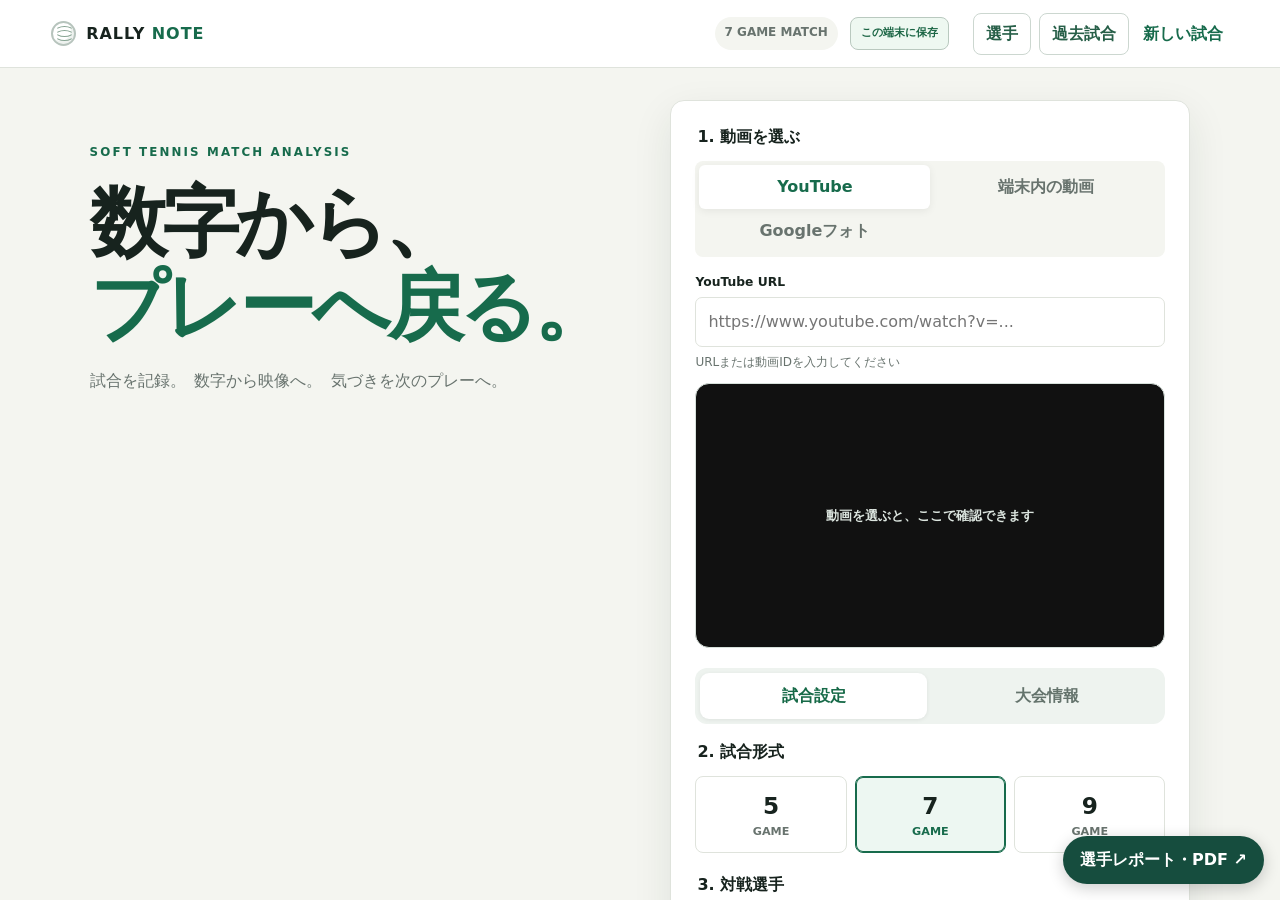
<file: index.html>
<!doctype html><html lang="ja"><head><meta charset="utf-8"><meta name="viewport" content="width=device-width,initial-scale=1"><meta name="description" content="動画を見ながらポイントと自由タグを記録するソフトテニス分析ツール"><meta name="referrer" content="strict-origin-when-cross-origin"><title>RALLY NOTE｜ソフトテニス動画分析</title><link rel="stylesheet" href="styles.css?v=mobile47"></head><body>
<header class="topbar"><a class="brand" href="#"><span class="brand-ball" aria-hidden="true"><i></i></span><span>RALLY <b>NOTE</b></span></a><div class="match-meta"><span id="formatBadge">7 GAME MATCH</span><button id="saveState" class="save-now" type="button">この端末に保存</button></div><div class="top-actions"><button class="past-matches-open players-open" id="playersBtn" type="button">選手</button><button class="past-matches-open" id="pastMatchesBtn" type="button">過去試合</button><button class="text-button" id="newMatchBtn" type="button">新しい試合</button></div></header>
<main><section class="setup" id="setupScreen"><div class="setup-copy"><p class="eyebrow">SOFT TENNIS MATCH ANALYSIS</p><h1>数字から、<em>プレーへ戻る。</em></h1><p class="concept-line"><span>試合を記録</span><span>数字から映像へ</span><span>気づきを次のプレーへ</span></p></div><div class="setup-card">
<fieldset><legend>1. 動画を選ぶ</legend><div class="source-tabs"><button class="active" id="youtubeTab" type="button">YouTube</button><button id="localTab" type="button">端末内の動画</button><button id="photosTab" type="button">Googleフォト</button></div><div id="youtubeSetup"><label for="youtubeUrl">YouTube URL</label><input id="youtubeUrl" type="url" placeholder="https://www.youtube.com/watch?v=..."><p class="field-note" id="youtubeError">URLまたは動画IDを入力してください</p></div><div id="photosSetup" hidden><label for="photosUrl">Googleフォトの共有リンク</label><input id="photosUrl" type="url" placeholder="https://photos.app.goo.gl/..."><p class="field-note" id="photosError">共有URLだけでは直接分析できません。Googleフォトから動画を端末に保存し、下の「動画を選択」から読み込んでください。</p><label class="file-picker" for="photosVideoFile" style="display:block;margin:12px 0;padding:12px;border:1px solid #a8cbbb;border-radius:10px;cursor:pointer">Googleフォトから保存した動画を選択（MP4 / MOV）</label><input type="file" id="photosVideoFile" accept="video/*" hidden><p class="field-note" id="photosFileStatus">動画を選ぶと、この画面内で分析を開始できます。元動画を削除すると再選択が必要です。</p><a id="photosOpen" target="_blank" rel="noopener noreferrer" hidden>Googleフォトで動画を開く ↗</a></div><div id="localSetup" hidden><label class="file-picker" for="videoFile"><span>動画ファイルを選択</span><small id="fileLabel">MP4 / MOV など・端末内だけで再生</small></label><input id="videoFile" type="file" accept="video/*" hidden><p class="field-note local-video-note">端末動画そのものは保存しません。分析データは保存されます。再開・見直し時は元動画を選び直してください。</p></div><div class="setup-video-preview" id="setupVideoPreview"><div class="setup-preview-empty">動画を選ぶと、ここで確認できます</div><iframe id="setupYoutubePreview" title="動画プレビュー" allow="autoplay; encrypted-media" referrerpolicy="strict-origin-when-cross-origin" hidden></iframe><video id="setupLocalPreview" controls playsinline hidden></video></div></fieldset>
<div class="setup-section-tabs" role="tablist"><button type="button" class="active" data-setup-tab="match">試合設定</button><button type="button" data-setup-tab="event">大会情報</button></div><div id="setupMatchTab">
<fieldset><legend>2. 試合形式</legend><div class="format-picker"><label><input type="radio" name="format" value="5"><span><b>5</b> GAME</span></label><label><input type="radio" name="format" value="7" checked><span><b>7</b> GAME</span></label><label><input type="radio" name="format" value="9"><span><b>9</b> GAME</span></label></div></fieldset>
<fieldset class="setup-players"><legend>3. 対戦選手</legend>
<p class="field-note setup-player-note">名前だけで開始できます。登録済みなら選ぶだけ。</p>
<div class="player-grid simple-player-grid ultra-simple">
<label class="player-slot"><b>自分A</b><select id="savedSelfPlayer1" class="saved-player-select"><option value="">登録選手から選択</option></select><input id="selfPlayer1" maxlength="30" placeholder="名前を入力"></label>
<label class="player-slot"><b>自分B</b><select id="savedSelfPlayer2" class="saved-player-select"><option value="">登録選手から選択</option></select><input id="selfPlayer2" maxlength="30" placeholder="名前を入力"></label>
<label class="player-slot"><b>相手A</b><select id="savedOpponentPlayer1" class="saved-player-select"><option value="">登録選手から選択</option></select><input id="opponentPlayer1" maxlength="30" placeholder="名前を入力"></label>
<label class="player-slot"><b>相手B</b><select id="savedOpponentPlayer2" class="saved-player-select"><option value="">登録選手から選択</option></select><input id="opponentPlayer2" maxlength="30" placeholder="名前を入力"></label>
</div>
<details class="setup-player-options"><summary>ポジション・選手保存・最初のサービス</summary><div class="setup-player-options-grid">
<label>自分A<select id="selfPosition1"><option value="後衛">後衛</option><option value="前衛">前衛</option><option value="未設定">未設定</option></select><span class="save-player-check"><input type="checkbox" id="saveSelfPlayer1"> この選手を保存</span></label>
<label>自分B<select id="selfPosition2"><option value="前衛">前衛</option><option value="後衛">後衛</option><option value="未設定">未設定</option></select><span class="save-player-check"><input type="checkbox" id="saveSelfPlayer2"> この選手を保存</span></label>
<label>相手A<select id="opponentPosition1"><option value="後衛">後衛</option><option value="前衛">前衛</option><option value="未設定">未設定</option></select><span class="save-player-check"><input type="checkbox" id="saveOpponentPlayer1"> この選手を保存</span></label>
<label>相手B<select id="opponentPosition2"><option value="前衛">前衛</option><option value="後衛">後衛</option><option value="未設定">未設定</option></select><span class="save-player-check"><input type="checkbox" id="saveOpponentPlayer2"> この選手を保存</span></label>
</div><div class="start-service"><span>第1ゲームのサービス</span><label><input type="radio" name="startService" value="self" checked> 自分たち</label><label><input type="radio" name="startService" value="opponent"> 相手</label></div></details>
</fieldset>
</div><div id="setupEventTab" hidden><fieldset class="setup-event"><legend>大会情報（任意）</legend><div class="advanced-setup-body">
<div class="match-info-grid event-grid">
<label class="event-date-control"><span>大会日</span><button id="matchDateButton" type="button" class="date-display"><b id="matchDateText">日付を選択</b><i>▣</i></button><input id="matchDate" type="date" tabindex="-1" aria-hidden="true"></label>
<label><span>大会名</span><input id="tournamentName" maxlength="60" placeholder="例：2026 全日本選手権"></label>
<label class="event-round"><span>ラウンド・試合名</span><input id="matchLabel" maxlength="60" placeholder="例：2回戦 / 決勝リーグ第1試合"></label>
</div></fieldset></div>
<div class="setup-global-save"><small id="setupSaveStatus">設定は自動保存されます</small><button id="saveSetupBtn" type="button">設定を保存</button></div>
<button class="primary setup-start" id="startBtn" type="button">分析をはじめる <span>→</span></button><p class="privacy">分析データはこの端末に保存します。端末動画そのものはRALLY NOTEにコピーしません。</p></div></section>
<section class="workspace" id="workspace" hidden><div class="video-column"><div class="video-shell"><div id="youtubePlayer"></div><video id="localPlayer" controls playsinline preload="metadata"></video><div class="empty-video" id="emptyVideo"><span>▶</span><p>動画を読み込んでいます</p><button id="reselectLocalVideoBtn" type="button" hidden>端末動画を選び直す</button></div><div class="video-error" id="videoError" hidden><strong id="videoErrorTitle">YouTube動画を再生できません</strong><p id="videoErrorMessage"></p><div class="video-error-actions"><button id="switchLocalBtn" type="button">端末内動画に切り替える</button><a id="openYoutubeLink" href="#" target="_blank" rel="noopener noreferrer">YouTubeで開く</a></div></div></div><div class="video-info"><div><span class="live-dot"></span><strong id="videoName">試合動画</strong></div><span id="currentTime">00:00</span></div></div>
<aside class="control-column"><div class="side-tabs"><button class="active" data-panel="input" type="button">入力</button><button data-panel="stats" type="button">分析</button><button data-panel="review" id="reviewTab" type="button">見直す</button><button data-panel="reflection" id="reflectionTab" type="button" hidden>振り返り</button></div><div id="inputPanel" class="side-panel"><section class="scoreboard"><div class="score-head"><span id="gameLabel">GAME 1</span><span class="mode-badge" id="modeBadge">NORMAL GAME</span></div><div class="score-row"><div><span>自分たち</span><strong id="selfPoint">0</strong></div><span class="score-divider">—</span><div><span>相手</span><strong id="opponentPoint">0</strong></div></div><div class="games-row"><span>GAME COUNT</span><strong><b id="selfGames">0</b><i>–</i><b id="opponentGames">0</b></strong></div><p class="match-complete" id="matchComplete" hidden></p></section>
<section class="quick-entry"><div class="section-head"><div><span>QUICK INPUT</span><h2>ポイントをタップで記録</h2></div></div><div class="serve-attempt"><span>サーブ</span><div class="serve-toggle"><button class="selected" id="serveFirstBtn" type="button">1st</button><button id="serveSecondBtn" type="button">2nd</button></div><small>毎ポイント1stに戻ります。1stフォルト時だけ2ndをタップ。</small></div><section class="mobile-point-entry" id="mobilePointEntry">
  <div class="mobile-step-head"><span>ポイント入力</span><strong id="mobileStepTitle">ショット → 得点 / ミス</strong></div>
  <div class="mobile-outcome-step" id="mobileOutcomeStep">
    <div class="mobile-outcome-block"><small>得点で終了</small><div class="mobile-outcome-grid">
      <button type="button" data-mobile-outcome="selfFrontWinner"></button><button type="button" data-mobile-outcome="selfBackWinner"></button>
      <button type="button" data-mobile-outcome="opponentFrontWinner"></button><button type="button" data-mobile-outcome="opponentBackWinner"></button>
    </div></div>
    <div class="mobile-outcome-block"><small>ミスで終了</small><div class="mobile-outcome-grid">
      <button type="button" data-mobile-outcome="selfFrontError"></button><button type="button" data-mobile-outcome="selfBackError"></button>
      <button type="button" data-mobile-outcome="opponentFrontError"></button><button type="button" data-mobile-outcome="opponentBackError"></button>
    </div></div>
  </div>
  <div class="mobile-shot-step" id="mobileShotStep" hidden>
    <div class="mobile-shot-primary">
      <button type="button" data-mobile-direct="フォア">フォア</button><button type="button" data-mobile-direct="バック">バック</button>
      <button type="button" data-mobile-category="ボレー">ボレー</button><button type="button" data-mobile-direct="スマッシュ">スマッシュ</button>
      <button type="button" data-mobile-direct="サーブ">サーブ</button><button type="button" data-mobile-direct="レシーブ">レシーブ</button>
      <div class="mobile-special-shots"><span>その他のショット</span><div>
        <button type="button" data-mobile-direct="ロブ">ロブ</button><button type="button" data-mobile-direct="中ロブ">中ロブ</button>
        <button type="button" data-mobile-direct="トップ打ち">トップ打ち</button><button type="button" data-mobile-direct="ツイスト">ツイスト</button>
        <button type="button" data-mobile-category="ローボレー">ローボレー</button><button type="button" data-mobile-category="ハイボレー">ハイボレー</button>
        <button type="button" data-mobile-direct="ネット">ネット</button><button type="button" data-mobile-direct="チップ">チップ</button><button type="button" data-mobile-direct="その他">その他</button>
      </div></div>
    </div>
    <div class="mobile-side-choice" id="mobileSideChoice" hidden><span id="mobileCategoryLabel"></span><button type="button" data-mobile-side="フォア">フォア</button><button type="button" data-mobile-side="バック">バック</button></div>
    <button type="button" class="mobile-step-back" id="mobileStepBack">← 終わり方を選び直す</button>
  </div>
</section>
<section class="detail-entry" id="detailEntry"><div class="detail-static-head"><span>ショットを選択</span><small id="detailSummary">選択必須</small></div><div class="detail-body">
    <p>ポイントが終わったショットを毎回選択してください。</p>
    <div class="detail-chips shot-groups simplified-shot-picker" id="shotTypeChips">
      <div class="shot-group primary-shot-group"><span>ショット</span><div class="simple-shot-row frequent-shots compact-shot-grid">
        <button type="button" data-shot-base="フォア">フォア</button><button type="button" data-shot-base="バック">バック</button><button type="button" data-shot-base="ボレー">ボレー</button><button type="button" data-shot-base="スマッシュ">スマッシュ</button><button type="button" data-shot-base="サーブ">サーブ</button><button type="button" data-shot-base="レシーブ">レシーブ</button>
      </div></div>
      <div class="shot-group secondary-shot-group modifier-row"><span>球種を追加 <small>複数選択可。フォア／バック＋ボレーも選択できます</small></span><div class="simple-shot-row compact-shot-grid secondary">
        <button type="button" data-shot-mod="ロブ">ロブ</button><button type="button" data-shot-mod="中ロブ">中ロブ</button><button type="button" data-shot-mod="トップ打ち">トップ打ち</button><button type="button" data-shot-mod="ツイスト">ツイスト</button><button type="button" data-shot-mod="ローボレー">ローボレー</button><button type="button" data-shot-mod="ハイボレー">ハイボレー</button><button type="button" data-shot-mod="ネット">ネット</button><button type="button" data-shot-mod="チップ">チップ</button><button type="button" data-shot-mod="その他">その他</button>
      </div></div>
    </div>
  </div></section><div class="outcome-group"><h3>得点で終了</h3><div class="outcome-grid winner-grid"><button id="selfFrontWinner" type="button"></button><button id="selfBackWinner" type="button"></button><button id="opponentFrontWinner" type="button"></button><button id="opponentBackWinner" type="button"></button></div></div><div class="outcome-group"><h3>ミスで終了</h3><div class="outcome-grid error-grid"><button id="selfFrontError" type="button"></button><button id="selfBackError" type="button"></button><button id="opponentFrontError" type="button"></button><button id="opponentBackError" type="button"></button></div></div><div class="pair-only"><span>ショットや選手が分からない時</span><div><button class="score-button self compact" id="selfScoreBtn" type="button">自分たち得点 <small>A</small></button><button class="score-button opponent compact" id="opponentScoreBtn" type="button">相手得点 <small>L</small></button></div></div><p class="hint">「自分たち得点 / 相手得点」はショット不明でも記録できます。選手まで記録する時はショットを選択してください。</p><div class="point-confirm desktop-confirm-fallback" id="pointConfirm">
  <div><span>入力内容</span><strong id="pointConfirmSummary">ショット → 得点/ミスを選択</strong></div>
  <button id="confirmPointBtn" type="button" disabled>この内容で記録</button>
</div></section>
<details class="service-card service-compact" id="serviceCard"><summary><span class="service-summary-label">サーブ</span><strong id="currentServer">—</strong><span class="service-arrow">→</span><span id="currentReceiver">—</span><span class="service-court" id="serviceCourt">右から</span></summary><div class="service-detail"><p class="change-side-note" id="changeSideNote" hidden>このポイントの前にチェンジサイズ</p><div class="service-settings" id="normalServiceSettings"><label>ペア内の先サーバー（試合中固定）<select id="firstServerSelect"></select></label><label>1ポイント目のレシーバー<select id="rightReceiverSelect"></select></label></div><div class="service-settings final-settings" id="finalServiceSettings" hidden><label>自分ペア 最初のサーバー<select id="finalSelfServer"></select></label><label>相手ペア 最初のサーバー<select id="finalOpponentServer"></select></label><label>自分ペア 右レシーバー<select id="finalSelfReceiver"></select></label><label>相手ペア 右レシーバー<select id="finalOpponentReceiver"></select></label></div><p class="hint">サーバーはポイントごとに自動更新されます。変更が必要な場合だけここを開いて設定してください。</p></div></details>

<section class="tag-entry"><div class="section-head"><div><span>POINT TAGS</span><h2>タグ</h2><small id="tagTargetLabel">次のポイントに付けます</small></div><button id="manageTagsBtn" type="button">タグを管理</button></div><div class="tag-chips" id="tagChips"><button class="add-tag" id="quickAddTag" type="button">＋ 新しいタグ</button></div><p class="hint">得点を記録した直後は、そのポイントへ後付けできます。必要なら次ポイント用にも切り替えられます。</p><button class="tag-target-switch" id="tagTargetSwitch" type="button">次のポイント用に切替</button></section><section class="point-actions"><button class="undo" id="undoBtn" type="button" disabled>↶ 1ポイント戻す <kbd>Z</kbd></button></section></div><div id="statsPanel" class="side-panel" hidden><div class="stats-grid" id="statsGrid"></div></div><div id="historyPanel" class="side-panel" hidden></div><div id="reviewPanel" class="side-panel" hidden><section id="resultDrilldown" class="result-drilldown"></section></div><div id="reflectionPanel" class="side-panel" hidden><div id="reflectionSummary" class="reflection-summary"></div></div><div id="resultPanel" class="side-panel" hidden><div id="resultSummary" class="result-summary"></div></div></aside></section></main>
<dialog id="playerDetailDialog" class="player-detail-dialog">
  <div class="player-detail-page">
    <header><div><span>PLAYER DETAIL</span><h2 id="playerDetailTitle">選手詳細</h2><p id="playerDetailSubtitle"></p></div><button id="closePlayerDetailBtn" type="button">閉じる</button></header>
    <div id="playerDetailBody" class="player-detail-body"></div>
  </div>
</dialog>
<a href="report.html" class="report-launch" style="position:fixed;right:16px;bottom:16px;z-index:1100;padding:12px 17px;border-radius:24px;background:#164d3e;color:white;text-decoration:none;box-shadow:0 4px 16px #0003;font-weight:700">選手レポート・PDF ↗</a><dialog id="playersDialog" class="past-matches-dialog"><div class="past-matches-page"><header><div><span>選手データ</span><h2>保存選手</h2><p>登録・編集した選手を試合データと紐づけます。</p></div><button id="closePlayersBtn" type="button">閉じる</button></header><div class="past-matches-body"><div class="player-create-card"><h3>新しい選手を登録</h3><div class="player-create-grid"><input id="newProfileName" maxlength="30" placeholder="選手名"><input id="newProfileSchool" maxlength="60" placeholder="所属・学校"><select id="newProfilePosition"><option value="">ポジション未設定</option><option>前衛</option><option>後衛</option><option>両方</option></select><button id="createProfileBtn" type="button">登録</button></div></div><section id="playersManagerPanel"></section></div></div></dialog><dialog id="pastMatchesDialog" class="past-matches-dialog">
  <div class="past-matches-page">
    <header><div><span>保存データ</span><h2>過去試合</h2><p>保存した分析を見返します。</p></div><div class="archive-header-actions"><button id="resetTestDataBtn" class="danger-ghost" type="button">テストデータをリセット</button><button id="closePastMatchesBtn" type="button">閉じる</button></div></header>
    <div class="past-matches-body"><section class="archive-tag-search"><label>タグからプレーを探す<input id="archiveTagSearch" type="search" placeholder="例：ロブ、前衛、苦しい場面"></label><div id="archiveTagResults"></div></section><section id="savedPlayersPanel" class="saved-players-panel"></section><section id="archiveOverview" class="archive-overview"></section><div class="empty-state" id="emptyHistory"><span>◎</span><h3>まだ過去試合がありません</h3><p>試合が完了すると、この端末に分析データを保存します。</p></div><div class="history-list" id="historyList"></div></div>
  </div>
</dialog>
<dialog id="calendarDialog" class="calendar-dialog"><div class="calendar-card"><header><button id="calendarPrev" type="button" aria-label="前月">‹</button><strong id="calendarTitle"></strong><button id="calendarNext" type="button" aria-label="翌月">›</button></header><div class="calendar-week"><span>日</span><span>月</span><span>火</span><span>水</span><span>木</span><span>金</span><span>土</span></div><div id="calendarDays" class="calendar-days"></div><footer><button id="calendarToday" type="button">今日</button><button id="calendarClose" type="button">閉じる</button></footer></div></dialog>
<dialog id="tagDialog"><form method="dialog" class="dialog-card"><div class="section-head"><div><span>TAG SETTINGS</span><h2>タグを管理</h2></div><button class="dialog-close" value="cancel" aria-label="閉じる">×</button></div><div class="new-tag-row"><input id="newTagName" maxlength="30" placeholder="タグ名を入力"><button id="addTagBtn" type="button">追加</button></div><div class="tag-manager-list" id="tagManagerList"></div><p class="field-note" id="tagError"></p></form></dialog><div class="toast" id="toast" role="status"></div><script type="module" src="script.js?v=mobile47"></script></body></html>
</file>
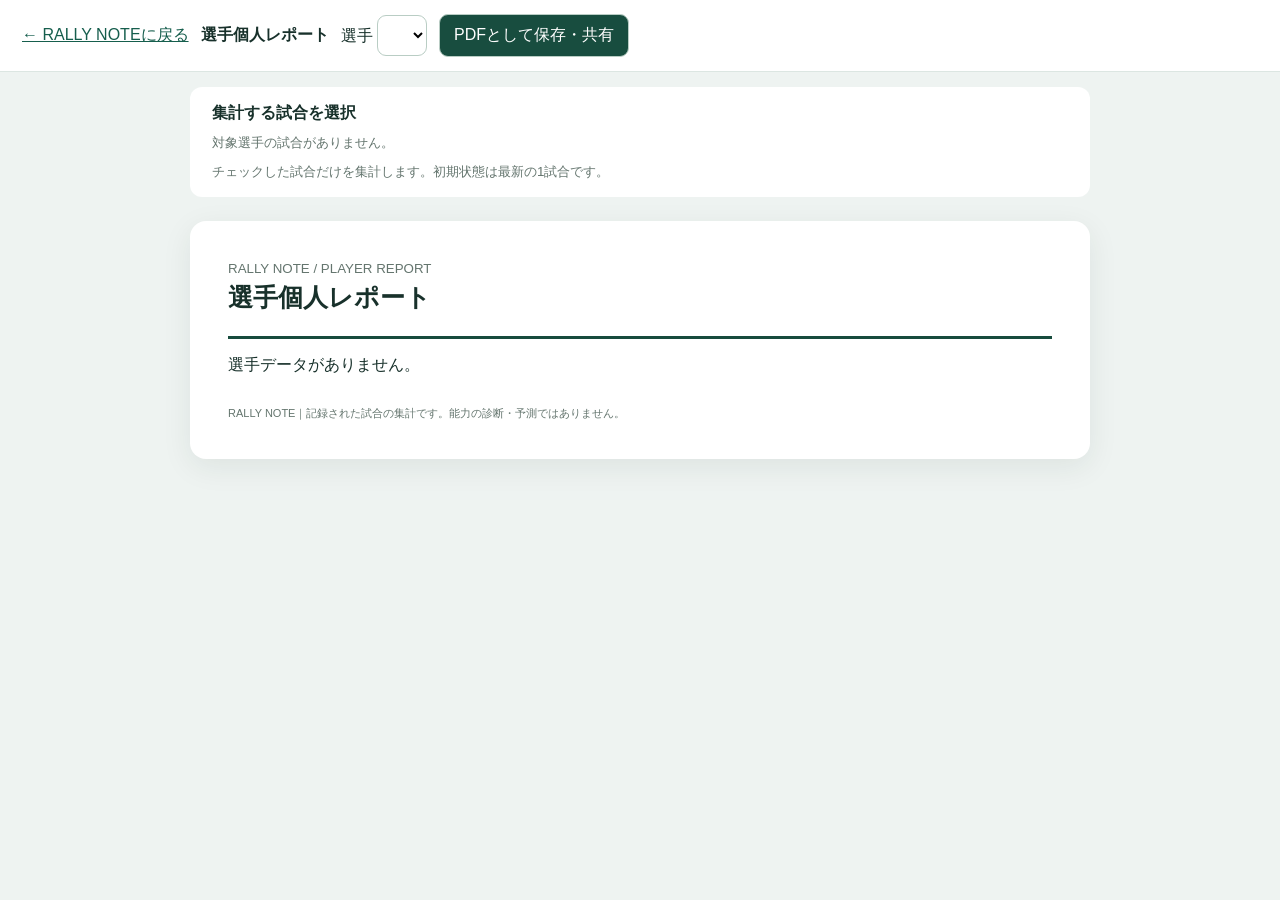
<file: report.html>
<!doctype html><html lang="ja"><head><meta charset="utf-8"><meta name="viewport" content="width=device-width,initial-scale=1"><title>選手レポート | RALLY NOTE</title><style>
:root{font-family:-apple-system,BlinkMacSystemFont,"Noto Sans JP",sans-serif;color:#18312b;background:#eef3f1}*{box-sizing:border-box}body{margin:0}.toolbar{display:flex;align-items:center;gap:12px;flex-wrap:wrap;padding:14px 22px;background:#fff;border-bottom:1px solid #dce6e2}.toolbar a{color:#165e4d}.toolbar select,.toolbar button{padding:10px 14px;border:1px solid #b9cdc4;border-radius:9px;background:white;font:inherit}.toolbar button{background:#184d3f;color:white;cursor:pointer}.match-filter{max-width:900px;margin:15px auto 0;padding:16px 22px;background:white;border-radius:12px}.match-filter #matchList{display:flex;flex-wrap:wrap;gap:10px;margin:10px 0}.match-filter label{border:1px solid #dce8e2;border-radius:8px;padding:9px;display:flex;align-items:center;gap:7px;font-size:13px}.report{max-width:900px;margin:24px auto;padding:38px;background:white;box-shadow:0 8px 30px #18312b14;border-radius:16px}header{display:flex;justify-content:space-between;align-items:start;border-bottom:3px solid #174b3d;padding-bottom:18px}h1{font-size:25px;margin:4px 0}h2{font-size:17px;margin:30px 0 12px}.muted,small{color:#64756e}.grid{display:grid;grid-template-columns:repeat(4,minmax(0,1fr));gap:10px}.metric{padding:15px;border:1px solid #dce8e2;border-radius:12px}.metric b{display:block;font-size:25px;margin-top:8px}.two{display:grid;grid-template-columns:1fr 1fr;gap:25px;align-items:center}#radar{width:100%;max-height:340px}.legend{font-size:13px;line-height:1.9}table{width:100%;border-collapse:collapse;font-size:14px}th,td{text-align:left;padding:9px;border-bottom:1px solid #e3ece7}th{background:#f1f6f3}.note{background:#f5f8f6;padding:15px;border-radius:10px;font-size:12px;line-height:1.7}.empty{padding:40px;text-align:center}.foot{margin-top:30px;font-size:11px;color:#64756e}@media(max-width:650px){.report{margin:0;padding:20px;border-radius:0}.grid{grid-template-columns:repeat(2,minmax(0,1fr))}.two{grid-template-columns:1fr}h1{font-size:21px}}@media print{@page{size:A4;margin:12mm}body{background:white}.toolbar,.match-filter{display:none}.report{max-width:none;margin:0;padding:0;box-shadow:none}.metric{break-inside:avoid}h2{break-after:avoid}.two,table{break-inside:avoid}}
</style></head><body><div class="toolbar"><a href="index.html">← RALLY NOTEに戻る</a><strong>選手個人レポート</strong><label>選手 <select id="player"></select></label><button id="print">PDFとして保存・共有</button></div><section class="match-filter"><strong>集計する試合を選択</strong><div id="matchList"></div><small>チェックした試合だけを集計します。初期状態は最新の1試合です。</small></section><main class="report"><header><div><small>RALLY NOTE / PLAYER REPORT</small><h1 id="name">選手個人レポート</h1><div class="muted" id="subtitle"></div></div><div class="muted" id="date"></div></header><div id="content"></div><div class="foot">RALLY NOTE｜記録された試合の集計です。能力の診断・予測ではありません。</div></main><script src="report.js"></script></body></html>
</file>
<file: styles.css>
:root{--ink:#17231e;--muted:#68736e;--paper:#f4f5f0;--panel:#fff;--line:#dfe3dc;--green:#176b4c;--lime:#d8f04b;--red:#b6493c;--shadow:0 14px 40px rgba(24,40,32,.09)}*{box-sizing:border-box}body{margin:0;background:var(--paper);color:var(--ink);font-family:Inter,"Noto Sans JP","Yu Gothic",system-ui,sans-serif;line-height:1.5}button,input{font:inherit}button{cursor:pointer}[hidden]{display:none!important}.topbar{height:68px;padding:0 clamp(18px,4vw,52px);display:flex;align-items:center;gap:24px;background:#fff;border-bottom:1px solid var(--line);position:sticky;top:0;z-index:20}.brand{display:flex;align-items:center;gap:10px;color:var(--ink);text-decoration:none;font-weight:900;letter-spacing:.06em}.brand b{color:var(--green)}.brand-ball{width:25px;height:25px;border-radius:50%;background:var(--lime);border:2px solid var(--green)}.match-meta{margin-left:auto;display:flex;gap:12px;color:var(--muted);font-size:.75rem;font-weight:700}.match-meta span{padding:6px 10px;background:var(--paper);border-radius:99px}.text-button{border:0;background:transparent;color:var(--green);font-weight:800}main{max-width:1500px;margin:auto}.setup{min-height:calc(100vh - 68px);display:grid;grid-template-columns:1fr minmax(360px,520px);gap:8vw;align-items:center;padding:clamp(36px,7vw,100px)}.setup-copy{max-width:690px}.eyebrow{font-size:.74rem;font-weight:900;letter-spacing:.19em;color:var(--green)}h1{font-size:clamp(2.7rem,5.7vw,5.9rem);line-height:1.08;letter-spacing:-.055em;margin:22px 0}h1 em{font-style:normal;color:var(--green);position:relative}.setup-copy>p:last-child{max-width:590px;color:var(--muted);font-size:1.04rem}.setup-card{background:#fff;border:1px solid var(--line);border-radius:14px;padding:30px;box-shadow:var(--shadow)}fieldset{border:0;padding:0;margin:0 0 27px}legend{font-weight:900;margin-bottom:12px}.source-tabs{display:grid;grid-template-columns:1fr 1fr;background:var(--paper);border-radius:8px;padding:4px;margin-bottom:16px}.source-tabs button{border:0;background:transparent;padding:10px;border-radius:6px;color:var(--muted);font-weight:800}.source-tabs button.active{background:#fff;color:var(--green);box-shadow:0 2px 8px #0001}label[for=youtubeUrl]{font-size:.77rem;font-weight:800;display:block;margin-bottom:6px}input{width:100%;border:1px solid var(--line);border-radius:7px;padding:12px}.field-note{font-size:.75rem;color:var(--muted);margin:6px 0 0}.field-note.error{color:var(--red)}.file-picker{display:block;text-align:center;padding:22px;border:1px dashed #aeb8b1;border-radius:8px}.file-picker span{display:block;font-weight:900;color:var(--green)}.file-picker small{color:var(--muted)}.format-picker{display:grid;grid-template-columns:repeat(3,1fr);gap:8px}.format-picker input{position:absolute;opacity:0;width:1px}.format-picker span{display:grid;place-items:center;padding:12px;border:1px solid var(--line);border-radius:8px;font-size:.7rem;font-weight:900;color:var(--muted)}.format-picker b{font-size:1.45rem;color:var(--ink)}.format-picker input:checked+span{border-color:var(--green);background:#edf7f2;color:var(--green);box-shadow:inset 0 0 0 1px var(--green)}.primary{width:100%;border:0;border-radius:8px;padding:15px;color:#fff;background:var(--green);font-weight:900}.setup-start{display:flex;justify-content:space-between}.privacy{text-align:center;color:var(--muted);font-size:.72rem;margin:12px 0 0}
.workspace{display:grid;grid-template-columns:minmax(0,1.85fr) minmax(350px,1fr);gap:18px;padding:22px}.video-column,.control-column,.lower-panel{background:#fff;border:1px solid var(--line);border-radius:10px;box-shadow:var(--shadow)}.video-column{align-self:start;overflow:hidden}.video-shell{aspect-ratio:16/9;background:#111;position:relative}.video-shell iframe,.video-shell video,#youtubePlayer{width:100%;height:100%;border:0}.video-shell video{display:none}.empty-video{position:absolute;inset:0;display:grid;place-content:center;text-align:center;color:#fff}.empty-video span{font-size:2rem}.video-error{position:absolute;inset:0;display:grid;place-content:center;gap:10px;text-align:center;padding:28px;background:#111;color:#fff;z-index:3}.video-error[hidden]{display:none}.video-error strong{font-size:1rem}.video-error p{max-width:520px;margin:0 auto;color:#d8ddd9;font-size:.82rem;line-height:1.6}.video-error-actions{display:flex;gap:8px;justify-content:center;flex-wrap:wrap;margin-top:6px}.video-error-actions button,.video-error-actions a{border:1px solid #ffffff55;background:#fff;color:#18352b;border-radius:7px;padding:9px 12px;font-size:.78rem;font-weight:900;text-decoration:none}.video-error-actions a{background:transparent;color:#fff}
.video-info{height:54px;padding:0 18px;display:flex;align-items:center;justify-content:space-between;font-size:.83rem}.live-dot{display:inline-block;width:8px;height:8px;background:#ef5b4b;border-radius:50%;margin-right:9px}.video-info>span{font-variant-numeric:tabular-nums;font-weight:900}.control-column{padding:20px;display:flex;flex-direction:column;gap:19px}.scoreboard{background:var(--ink);color:#fff;border-radius:9px;padding:18px 20px}.score-head,.games-row{display:flex;justify-content:space-between;align-items:center}.score-head>span:first-child{font-size:.76rem;font-weight:900;letter-spacing:.15em}.mode-badge{font-size:.62rem;color:var(--lime);border:1px solid #ffffff35;padding:5px 8px;border-radius:99px}.score-row{display:grid;grid-template-columns:1fr auto 1fr;align-items:end;text-align:center;margin:9px 0}.score-row div{display:grid}.score-row span{font-size:.76rem;color:#bac4be}.score-row strong{font-size:clamp(3rem,5vw,4.8rem);line-height:1}.score-divider{font-size:1.2rem!important;padding-bottom:14px}.games-row{border-top:1px solid #ffffff20;padding-top:13px;font-size:.68rem;color:#bac4be}.games-row strong{display:flex;gap:12px;color:#fff;font-size:1.25rem}.games-row i{font-style:normal;color:#708078}.match-complete{text-align:center;color:var(--lime);font-weight:900;margin:12px 0 0}.tag-entry{border-top:1px solid var(--line);padding-top:18px}.section-head{display:flex;justify-content:space-between;align-items:center}.section-head span{font-size:.62rem;letter-spacing:.16em;color:var(--green);font-weight:900}.section-head h2{font-size:1.02rem;margin:2px 0}.section-head>button{border:0;background:transparent;color:var(--green);font-size:.75rem;font-weight:800}.tag-chips{display:flex;gap:7px;flex-wrap:wrap;margin-top:12px}.tag-chip,.add-tag{border:1px solid var(--line);background:#fff;border-radius:99px;padding:7px 11px;font-size:.76rem;font-weight:800}.tag-chip.selected{color:#fff;background:var(--green);border-color:var(--green)}.add-tag{border-style:dashed;color:var(--green)}.hint{font-size:.68rem;color:var(--muted);margin:8px 0}.point-actions{display:grid;grid-template-columns:1fr 1fr;gap:9px;margin-top:auto}.score-button{min-height:86px;border:0;border-radius:8px;color:#fff;display:grid;place-content:center;font-weight:900}.score-button small{opacity:.72;font-size:.65rem}.score-button.self{background:var(--green)}.score-button.opponent{background:var(--red)}.score-button:disabled{opacity:.45}.undo{grid-column:1/-1;border:1px solid var(--line);background:#fff;border-radius:7px;padding:10px;color:var(--muted);font-weight:800}.undo:disabled{opacity:.45}.undo kbd{float:right}.lower-panel{grid-column:1/-1;overflow:hidden;box-shadow:none}.panel-tabs{display:flex;border-bottom:1px solid var(--line);padding:0 20px}.panel-tabs button{border:0;border-bottom:2px solid transparent;background:transparent;padding:16px 6px;margin-right:24px;font-weight:900;color:var(--muted)}.panel-tabs button.active{color:var(--green);border-color:var(--green)}.panel-tabs span{background:var(--paper);padding:2px 7px;border-radius:99px;font-size:.7rem}.empty-state{text-align:center;padding:50px;color:var(--muted)}.empty-state h3{color:var(--ink);margin:10px 0 2px}.empty-state p{margin:0;font-size:.85rem}.history-item{display:grid;grid-template-columns:58px 1.4fr 1fr 1fr auto;gap:12px;align-items:center;padding:14px 20px;border-bottom:1px solid var(--line);font-size:.8rem}.point-no,.history-score{font-weight:900;color:var(--muted)}.winner{font-weight:900}.winner.self{color:var(--green)}.winner.opponent{color:var(--red)}.history-tags{display:flex;gap:5px;flex-wrap:wrap}.history-tags span{padding:3px 7px;background:var(--paper);border-radius:99px;color:var(--muted)}.jump-button{border:1px solid var(--line);background:#fff;border-radius:6px;padding:7px 10px;color:var(--green);font-weight:800}.stats-grid{display:grid;grid-template-columns:repeat(auto-fit,minmax(240px,1fr));gap:12px;padding:20px}.stat-card{border:1px solid var(--line);border-radius:8px;padding:16px}.stat-card h3{margin:0 0 12px}.stat-kpis{display:grid;grid-template-columns:repeat(3,1fr);gap:8px}.stat-kpis span{font-size:.64rem;color:var(--muted)}.stat-kpis strong{display:block;color:var(--ink);font-size:1.05rem}.rate-bar{height:5px;background:#e8ebe7;margin-top:13px;border-radius:9px;overflow:hidden}.rate-bar i{display:block;height:100%;background:var(--green)}
dialog{border:0;padding:0;border-radius:12px;box-shadow:0 24px 80px #0004;width:min(510px,calc(100% - 24px))}dialog::backdrop{background:#102019aa}.dialog-card{padding:24px}.dialog-close{font-size:1.5rem!important}.new-tag-row{display:grid;grid-template-columns:1fr auto;gap:8px;margin:18px 0}.new-tag-row button{border:0;border-radius:7px;color:#fff;background:var(--green);padding:0 18px}.tag-manager-row{display:grid;grid-template-columns:1fr auto auto;gap:7px;margin-bottom:8px}.tag-manager-row button{border:1px solid var(--line);border-radius:6px;background:#fff;padding:6px 9px}.tag-manager-row .delete{color:var(--red)}.toast{position:fixed;left:50%;bottom:24px;transform:translate(-50%,20px);opacity:0;background:var(--ink);color:#fff;padding:10px 16px;border-radius:7px;transition:.2s;z-index:50}.toast.show{opacity:1;transform:translate(-50%,0)}
@media(max-width:900px){.setup{grid-template-columns:1fr;padding:42px 22px}.workspace{grid-template-columns:1fr}.control-column,.lower-panel{grid-column:1}.video-column{position:sticky;top:68px;z-index:10}.history-item{grid-template-columns:50px 1fr auto}.history-tags{grid-column:2}.history-score{display:none}}@media(max-width:560px){.topbar{height:58px;padding:0 14px}.match-meta{display:none}.workspace{padding:10px;gap:10px}.video-column{top:58px}.control-column{padding:14px}.scoreboard{padding:14px}.score-row strong{font-size:3.2rem}.score-button{min-height:82px}.history-item{padding:12px}.jump-button{grid-column:3;grid-row:1/3}.setup-card{padding:20px}.brand{font-size:.88rem}}

/* player & service rotation */
.player-grid{display:grid;grid-template-columns:1fr 1fr;gap:10px}.player-grid label{font-size:.72rem;font-weight:800;color:var(--muted)}.player-grid input{margin:5px 0}.player-grid select,.service-settings select{width:100%;border:1px solid var(--line);border-radius:7px;padding:10px;background:#fff;color:var(--ink);font:inherit}.start-service{display:flex;align-items:center;gap:14px;margin-top:13px;padding:11px;background:var(--paper);border-radius:8px;font-size:.75rem}.start-service>span{font-weight:900;margin-right:auto}.start-service label{display:flex;align-items:center;gap:5px;font-weight:800}.start-service input{width:auto}.service-card{border-top:1px solid var(--line);padding-top:18px}.service-court{font-size:.68rem!important;letter-spacing:0!important;padding:5px 8px;border-radius:99px;background:var(--paper);color:var(--green)!important}.service-now{display:grid;grid-template-columns:1fr 1fr;gap:8px;margin-top:11px}.service-now>div{border:1px solid var(--line);border-radius:8px;padding:10px}.service-now small{display:block;font-size:.58rem;letter-spacing:.12em;color:var(--muted);font-weight:900}.service-now strong{display:block;margin-top:2px;font-size:.88rem;line-height:1.35}.service-settings{display:grid;grid-template-columns:1fr 1fr;gap:8px;margin-top:9px}.service-settings label{font-size:.66rem;color:var(--muted);font-weight:800}.service-settings select{margin-top:4px;padding:8px;font-size:.74rem}.final-settings{grid-template-columns:1fr 1fr}.change-side-note{margin:8px 0 0;padding:7px 9px;border-radius:6px;background:#fff7d9;color:#715a00;font-size:.7rem;font-weight:900}@media(max-width:560px){.player-grid,.service-settings,.final-settings{grid-template-columns:1fr}.start-service{align-items:flex-start;flex-wrap:wrap}.start-service>span{width:100%}}

/* v5 quick factual input + final match report */
.quick-entry{border-top:1px solid var(--line);padding-top:18px}.serve-attempt{display:grid;grid-template-columns:auto auto 1fr;gap:10px;align-items:center;margin-top:12px;padding:10px;background:var(--paper);border-radius:8px}.serve-attempt>span{font-size:.72rem;font-weight:900}.serve-attempt small{font-size:.65rem;color:var(--muted)}.serve-toggle{display:flex;background:#fff;border:1px solid var(--line);border-radius:7px;padding:3px}.serve-toggle button{border:0;background:transparent;padding:7px 13px;border-radius:5px;font-size:.75rem;font-weight:900;color:var(--muted)}.serve-toggle button.selected{background:var(--ink);color:#fff}.outcome-group{margin-top:12px}.outcome-group h3{font-size:.68rem;color:var(--muted);margin:0 0 6px}.outcome-grid{display:grid;grid-template-columns:1fr 1fr;gap:7px}.outcome-grid button{min-height:44px;border:1px solid var(--line);background:#fff;border-radius:7px;padding:8px;font-size:.72rem;font-weight:900;color:var(--ink)}.winner-grid button:nth-child(-n+2){border-color:#acd2c2;background:#f0f8f4}.winner-grid button:nth-child(n+3){border-color:#ebc0ba;background:#fff5f3}.error-grid button:nth-child(-n+2){border-color:#ebc0ba;background:#fff5f3}.error-grid button:nth-child(n+3){border-color:#acd2c2;background:#f0f8f4}.pair-only{margin-top:12px;padding-top:10px;border-top:1px dashed var(--line)}.pair-only>span{font-size:.65rem;color:var(--muted)}.pair-only>div{display:grid;grid-template-columns:1fr 1fr;gap:7px;margin-top:6px}.score-button.compact{min-height:48px;font-size:.76rem}.score-button.compact small{margin-left:5px}.point-actions{display:block}.undo{width:100%}.history-item .winner small{display:block;margin-top:2px;color:var(--muted);font-weight:700;font-size:.66rem}.result-summary{padding:20px}.result-hero{background:var(--ink);color:#fff;border-radius:10px;padding:22px}.result-hero>span{font-size:.62rem;letter-spacing:.15em;color:var(--lime);font-weight:900}.result-hero h2{font-size:2.8rem;margin:5px 0;line-height:1}.result-hero>div:not(.point-share){display:flex;justify-content:space-between;font-size:.78rem}.point-share{height:8px;background:#853a33;border-radius:99px;overflow:hidden;margin:12px 0}.point-share i{display:block;height:100%;background:var(--lime)}.result-hero p{font-size:.7rem;color:#c9d2cd;margin:10px 0 0}.result-grid{display:grid;grid-template-columns:repeat(auto-fit,minmax(210px,1fr));gap:10px;margin-top:12px}.result-card{border:1px solid var(--line);border-radius:9px;padding:16px}.result-card>span{font-size:.62rem;color:var(--green);font-weight:900}.result-card h3{margin:3px 0 12px;font-size:1rem}.result-pair{display:grid;grid-template-columns:auto 1fr auto 1fr;gap:6px;align-items:baseline}.result-pair b{font-size:1.5rem}.result-pair small{font-size:.63rem;color:var(--muted)}.result-lines p{display:flex;justify-content:space-between;margin:7px 0;font-size:.72rem;color:var(--muted)}.result-lines b{color:var(--ink)}.result-note{font-size:.7rem;color:var(--muted);margin:14px 2px 2px}@media(max-width:560px){.serve-attempt{grid-template-columns:auto 1fr}.serve-attempt small{grid-column:1/-1}.outcome-grid,.pair-only>div{grid-template-columns:1fr 1fr}.result-summary{padding:12px}.result-grid{grid-template-columns:1fr 1fr}.result-pair{grid-template-columns:auto 1fr}}

/* v6: compact desktop input, factual statistics, collapsible service detail */
.service-compact{border:1px solid var(--line);border-radius:8px;padding:0;background:#fff}
.service-compact summary{list-style:none;display:grid;grid-template-columns:auto minmax(0,1fr) auto minmax(0,1fr) auto;gap:7px;align-items:center;padding:9px 10px;cursor:pointer;font-size:.7rem;color:var(--muted)}
.service-compact summary::-webkit-details-marker{display:none}.service-compact summary::after{content:'設定';font-size:.62rem;color:var(--green);font-weight:900;margin-left:2px}.service-compact[open] summary::after{content:'閉じる'}
.service-summary-label{font-size:.6rem!important;letter-spacing:.08em!important;color:var(--muted)!important;font-weight:900}.service-compact summary strong{color:var(--ink);font-size:.74rem;white-space:nowrap;overflow:hidden;text-overflow:ellipsis}.service-arrow{color:var(--muted)}.service-compact summary>span:not(.service-summary-label):not(.service-arrow):not(.service-court){white-space:nowrap;overflow:hidden;text-overflow:ellipsis}.service-compact .service-court{padding:3px 7px;white-space:nowrap}.service-detail{border-top:1px solid var(--line);padding:9px 10px}.service-detail .hint{margin-bottom:0}
.stat-card small{color:var(--muted);font-size:.65rem;font-weight:700}.stat-card.emphasis{background:#f7faf8}.stat-lines{border-top:1px solid var(--line);margin-top:10px;padding-top:7px}.stat-lines p{display:flex;justify-content:space-between;gap:8px;margin:5px 0;font-size:.69rem;color:var(--muted)}.stat-lines b{color:var(--ink)}
@media(min-width:901px){
  .workspace{grid-template-columns:minmax(0,1.95fr) minmax(360px,.9fr);align-items:start}
  .video-column{position:sticky;top:82px}
  .control-column{position:sticky;top:82px;align-self:start;padding:12px;gap:10px;max-height:calc(100vh - 94px);overflow:auto;box-shadow:none}
  .scoreboard{padding:11px 14px}.score-row{margin:4px 0}.score-row strong{font-size:3rem}.score-divider{padding-bottom:8px}.games-row{padding-top:8px}
  .quick-entry{border-top:0;padding-top:0}.quick-entry .section-head h2{font-size:.9rem}.quick-entry .section-head span{display:none}
  .serve-attempt{margin-top:6px;padding:6px 8px;gap:7px}.serve-toggle button{padding:5px 11px}.serve-attempt small{display:none}
  .outcome-group{margin-top:7px}.outcome-group h3{margin-bottom:4px}.outcome-grid{gap:5px}.outcome-grid button{min-height:36px;padding:5px;font-size:.68rem}
  .pair-only{margin-top:7px;padding-top:7px}.pair-only>div{margin-top:4px;gap:5px}.score-button.compact{min-height:38px}
  .quick-entry>.hint{display:none}.tag-entry{padding-top:8px}.tag-entry .section-head h2{font-size:.88rem}.tag-entry .section-head span{display:none}.tag-chips{margin-top:6px;gap:5px}.tag-chip,.add-tag{padding:5px 8px;font-size:.7rem}.tag-entry>.hint{display:none}.undo{padding:7px}
}
@media(max-width:560px){.service-compact summary{grid-template-columns:auto 1fr auto 1fr}.service-court{grid-column:2/-1;justify-self:end}.service-compact summary::after{grid-column:1/-1;justify-self:end}.stats-grid{grid-template-columns:1fr}}

/* v7: desktop video + switchable right panel; no page scrolling for analysis */
.side-tabs{display:grid;grid-template-columns:repeat(5,1fr);gap:4px;padding:4px;background:var(--paper);border:1px solid var(--line);border-radius:9px;position:sticky;top:0;z-index:3}
.side-tabs button{border:0;background:transparent;border-radius:6px;padding:8px 5px;font-size:.72rem;font-weight:900;color:var(--muted)}
.side-tabs button.active{background:#fff;color:var(--green);box-shadow:0 1px 5px #0001}
.side-tabs span{font-size:.62rem;background:#e9ece7;border-radius:99px;padding:1px 5px}
.side-panel{min-height:0}
@media(min-width:901px){
  body{overflow:hidden}
  main{height:calc(100vh - 68px)}
  .workspace{height:calc(100vh - 68px);padding:14px;grid-template-columns:minmax(0,1.9fr) minmax(390px,.85fr);gap:14px;align-items:stretch}
  .video-column{position:relative;top:auto;height:100%;display:flex;flex-direction:column;min-height:0}
  .video-shell{flex:1;min-height:0}
  .control-column{position:relative;top:auto;height:100%;max-height:none;overflow:hidden;padding:0;gap:8px;display:flex;flex-direction:column}
  .side-panel{overflow:auto;padding:0 2px 10px}
  #inputPanel{display:flex;flex-direction:column;gap:8px;overflow:auto}
  #statsPanel,#historyPanel,#resultPanel{height:100%}
  .stats-grid{grid-template-columns:1fr;padding:6px;gap:8px}
  .history-item{grid-template-columns:44px 1fr auto;padding:10px 8px;gap:7px}
  .history-score,.history-tags{grid-column:2/4}
  .result-summary{padding:6px}.result-grid{grid-template-columns:1fr}.result-hero{padding:16px}
  .service-compact summary{padding:6px 8px}
  .service-summary-label,.service-arrow{display:none}
  .service-compact summary::after{margin-left:auto}
}
@media(max-width:900px){.side-tabs{position:sticky;top:58px}.control-column{display:flex;flex-direction:column}.side-tabs{order:-1}}

/* v7.1: setup screen must remain scrollable even though analysis workspace locks page scroll */
@media(min-width:901px){
  .setup:not([hidden]){
    height:calc(100vh - 68px);
    min-height:0;
    overflow-y:auto;
    align-items:start;
    padding-top:32px;
    padding-bottom:40px;
  }
  .setup:not([hidden]) .setup-copy{position:sticky;top:32px;align-self:start}
  .setup:not([hidden]) .setup-card{align-self:start;padding:24px}
  .setup:not([hidden]) fieldset{margin-bottom:20px}
}

/* v8: A→B button order and table-first analytics */
.table-block{background:#fff;border:1px solid var(--line);border-radius:10px;padding:10px;margin:6px 0 10px}
.table-title{display:flex;justify-content:space-between;gap:10px;align-items:end;margin-bottom:8px}.table-title span{font-size:.62rem;letter-spacing:.12em;color:var(--green);font-weight:900}.table-title h3{margin:2px 0 0;font-size:.92rem}.table-title small{color:var(--muted);font-size:.66rem}
.table-scroll{overflow:auto;border:1px solid var(--line);border-radius:8px}.data-table{width:100%;border-collapse:collapse;white-space:nowrap;font-size:.72rem}.data-table th,.data-table td{padding:8px 9px;border-bottom:1px solid var(--line);text-align:right}.data-table thead th{background:var(--paper);font-size:.63rem;color:var(--muted);position:sticky;top:0}.data-table th:first-child,.data-table td:first-child{text-align:left}.data-table tbody tr:last-child>*{border-bottom:0}.data-table tbody th{font-weight:900}.data-table tbody th small,.data-table td small{display:block;font-size:.6rem;color:var(--muted);font-weight:600;margin-top:2px}.table-empty{padding:16px 8px;margin:0;color:var(--muted);font-size:.75rem;line-height:1.7}
@media(min-width:901px){#statsPanel .stats-grid{display:block;padding:2px}.outcome-grid{display:grid;grid-template-columns:1fr 1fr}}

/* v9: visual result charts + click-through to video */
.chart-grid{display:grid;grid-template-columns:1fr;gap:10px;margin:8px 0 12px}
.chart-card{background:#fff;border:1px solid var(--line);border-radius:10px;padding:10px}
.chart-head{display:flex;justify-content:space-between;align-items:end;gap:10px;margin-bottom:8px}.chart-head span{font-size:.62rem;letter-spacing:.12em;color:var(--green);font-weight:900}.chart-head h3{font-size:.9rem;margin:2px 0 0}.chart-head small{font-size:.64rem;color:var(--muted)}
.momentum-chart{width:100%;height:auto;display:block;overflow:visible}.momentum-chart text{font-size:11px;fill:var(--muted)}.zero-line{stroke:#cfd6d0;stroke-width:1;stroke-dasharray:4 4}.momentum-line{fill:none;stroke:#183328;stroke-width:3;stroke-linecap:round;stroke-linejoin:round}.chart-point{fill:#d9ff43;stroke:#183328;stroke-width:2;cursor:pointer}.chart-point:hover{r:7}
.bar-chart{display:grid;gap:7px}.bar-row{display:grid;grid-template-columns:92px 1fr 30px;gap:8px;align-items:center;border:0;background:transparent;text-align:left;padding:5px 0;cursor:pointer}.bar-row>span{font-size:.7rem;font-weight:800}.bar-row>i{height:12px;background:#eef1ec;border-radius:99px;overflow:hidden}.bar-row>i>b{display:block;height:100%;background:#183328;border-radius:99px;min-width:2px}.bar-row>strong{text-align:right;font-size:.75rem}
.metric-link{border:0;background:transparent;padding:0;color:inherit;font:inherit;font-weight:inherit;cursor:pointer;text-decoration:underline;text-decoration-style:dotted;text-underline-offset:3px}.metric-link:hover{color:var(--green)}.metric-link small{pointer-events:none}
.result-drilldown{margin-top:10px;border:1px solid var(--line);background:#fff;border-radius:10px;padding:10px}.drill-head{display:flex;justify-content:space-between;align-items:center;gap:10px}.drill-head span{font-size:.62rem;color:var(--green);font-weight:900;letter-spacing:.12em}.drill-head h3{margin:2px 0;font-size:.9rem}.drill-head h3 b{font-size:.7rem;color:var(--muted);margin-left:4px}.drill-close{border:1px solid var(--line);background:var(--paper);border-radius:7px;padding:7px 10px;font-weight:800}
.drill-list{display:grid;gap:6px;margin-top:8px}.drill-point{display:grid;grid-template-columns:64px 1fr auto;gap:5px 8px;align-items:center;border:1px solid var(--line);background:#fff;border-radius:8px;padding:8px;text-align:left;cursor:pointer}.drill-point>span{font-size:.66rem;color:var(--muted);font-weight:800}.drill-point>strong{font-size:.72rem}.drill-point>small{grid-column:1/3;color:var(--muted);font-size:.64rem;overflow:hidden;text-overflow:ellipsis;white-space:nowrap}.drill-point>i{grid-column:3;grid-row:1/3;font-style:normal;font-size:.65rem;color:var(--green);font-weight:900}
@media(min-width:1200px){.chart-grid{grid-template-columns:1.35fr .9fr}}
@media(max-width:600px){.drill-point{grid-template-columns:54px 1fr auto}.bar-row{grid-template-columns:84px 1fr 26px}}

/* v10 */
.chart-card-large{padding:14px}.chart-card-large .chart-head h3{font-size:1.05rem}.chart-legend{display:flex;justify-content:space-between;font-size:.67rem;color:var(--muted);margin:0 4px 4px}
.momentum-chart.large{min-height:300px}.grid-line{stroke:#edf0ed;stroke-width:1}.game-line{stroke:#9aa79f;stroke-width:1;stroke-dasharray:3 4}.axis-label,.axis-caption{fill:var(--muted);font-size:11px}.momentum-line{stroke-width:4}.chart-point:hover{r:9}
.outcome-layout{display:grid;grid-template-columns:160px 1fr;gap:18px;align-items:center}.outcome-summary-ring{width:150px;height:150px;border-radius:50%;border:22px solid #dce8df;display:grid;place-items:center;margin:auto}.ring-center{text-align:center}.ring-center strong{display:block;font-size:1.5rem}.ring-center span{font-size:.62rem;color:var(--muted)}
.visual-bars .bar-row{grid-template-columns:92px 1fr 58px;padding:8px 0}.visual-bars .bar-row strong{display:flex;gap:4px;justify-content:flex-end;align-items:baseline}.visual-bars .bar-row strong small{font-size:.58rem;color:var(--muted)}.visual-bars .bar-row.good>i>b{background:#345f4b}.visual-bars .bar-row.bad>i>b{background:#a3645f}
.drill-head p{margin:4px 0 0;font-size:.65rem;color:var(--muted)}.drill-point-card{border:1px solid var(--line);background:#fff;border-radius:9px;padding:8px}.drill-point-main{width:100%;display:grid;grid-template-columns:64px 1fr auto;gap:5px 8px;align-items:center;border:0;background:transparent;text-align:left;padding:2px;cursor:pointer}.drill-point-main>span{font-size:.66rem;color:var(--muted);font-weight:800}.drill-point-main>strong{font-size:.72rem}.drill-point-main>small{grid-column:1/3;color:var(--muted);font-size:.64rem;overflow:hidden;text-overflow:ellipsis;white-space:nowrap}.drill-point-main>i{grid-column:3;grid-row:1/3;font-style:normal;font-size:.65rem;color:var(--green);font-weight:900}
.review-tags{border-top:1px dashed var(--line);margin-top:7px;padding-top:7px}.review-tags>span{display:block;font-size:.61rem;color:var(--muted);font-weight:800;margin-bottom:5px}.review-tags>div{display:flex;flex-wrap:wrap;gap:5px}.review-tag,.review-new-tag{border:1px solid var(--line);background:var(--paper);border-radius:99px;padding:6px 8px;font-size:.63rem;font-weight:800;cursor:pointer}.review-tag.selected{background:#e4f4e8;border-color:#4d8d68;color:#184e32}.review-new-tag{color:var(--green);background:#fff}
@media(min-width:1200px){.chart-grid{grid-template-columns:1fr}.chart-card-large{grid-column:1/-1}}
@media(max-width:700px){.outcome-layout{grid-template-columns:1fr}.momentum-chart.large{min-height:230px}.drill-point-main{grid-template-columns:54px 1fr auto}}

/* v11 analysis/result information architecture */
#statsPanel .stats-grid{display:block!important;padding:4px!important}
.analysis-section,.result-section{background:#fff;border:1px solid var(--line);border-radius:12px;padding:12px;margin:0 0 10px}
.analysis-title,.result-section-head{display:flex;justify-content:space-between;align-items:end;gap:12px;margin-bottom:10px}
.analysis-title span,.result-section-head span{font-size:.61rem;letter-spacing:.12em;color:var(--green);font-weight:900}
.analysis-title h3,.result-section-head h3{font-size:.92rem;margin:2px 0 0}.analysis-title small,.result-section-head small{font-size:.62rem;color:var(--muted);text-align:right}
.summary-kpi-grid{display:grid;grid-template-columns:1fr 1fr;gap:8px}
.analysis-metric{border:1px solid var(--line);background:#fbfcfa;border-radius:9px;padding:10px;text-align:left;display:grid;grid-template-columns:1fr auto;gap:2px 8px;min-width:0;cursor:pointer}
.analysis-metric>span{font-size:.66rem;color:var(--muted);font-weight:800}.analysis-metric>strong{font-size:1.02rem;grid-row:1/3;grid-column:2;align-self:center}.analysis-metric>small{font-size:.6rem;color:var(--muted)}.analysis-metric>i{font-style:normal;font-size:.58rem;color:var(--green);font-weight:900;margin-top:4px}
.record-quality{margin-top:10px;padding:10px;background:#f6f8f5;border-radius:9px;display:grid;grid-template-columns:1fr auto;gap:5px 10px}.record-quality>span{font-size:.68rem;font-weight:800}.record-quality>strong{font-size:.78rem}.record-quality>i{grid-column:1/3;height:7px;background:#e4e8e3;border-radius:99px;overflow:hidden}.record-quality>i>b{display:block;height:100%;width:var(--quality);background:#6e8f7d;border-radius:99px}.record-quality>small{grid-column:1/3;color:var(--muted);font-size:.59rem}
.serve-comparison{display:grid;grid-template-columns:1fr 1fr;gap:8px}.serve-comparison>article{border:1px solid var(--line);border-radius:9px;padding:8px}.serve-comparison h4{font-size:.72rem;margin:0 0 7px}.serve-comparison .analysis-metric{border:0;border-top:1px solid var(--line);border-radius:0;background:transparent;padding:7px 2px}.serve-comparison .analysis-metric:first-of-type{border-top:0}
.player-analysis-list{display:grid;gap:8px}.player-analysis-card{border:1px solid var(--line);border-radius:10px;padding:10px}.player-analysis-head{display:flex;justify-content:space-between;align-items:center;margin-bottom:8px}.player-analysis-head span{font-size:.59rem;color:var(--muted);font-weight:800}.player-analysis-head h3{margin:2px 0 0;font-size:.84rem}.player-analysis-head>b{font-size:.59rem;color:var(--muted)}
.player-analysis-grid{display:grid;grid-template-columns:repeat(2,1fr);gap:6px}.player-analysis-grid .analysis-metric{padding:8px}
.tag-analysis-grid,.result-tag-grid{display:grid;grid-template-columns:repeat(2,1fr);gap:7px}.tag-analysis-card,.result-tag-card{border:1px solid var(--line);background:#fbfcfa;border-radius:9px;padding:10px;text-align:left;cursor:pointer}.tag-analysis-card>span,.result-tag-card>span{display:block;font-size:.7rem;font-weight:900;color:var(--green)}.tag-analysis-card>strong,.result-tag-card>strong{display:block;font-size:1rem;margin:5px 0}.tag-analysis-card>strong small{font-size:.6rem;color:var(--muted)}.tag-analysis-card>div,.result-tag-card>small{font-size:.61rem;color:var(--muted)}.tag-analysis-card i,.result-tag-card i{float:right;color:var(--green);font-style:normal;font-weight:900}
.analysis-empty{font-size:.7rem;color:var(--muted);padding:12px 4px;margin:0}
.result-hero.redesigned{padding:14px!important;border-radius:12px!important}.result-hero.redesigned>div:first-child{display:flex;align-items:end;justify-content:space-between;gap:10px;flex-wrap:wrap}.result-hero.redesigned h2{font-size:2.4rem;margin:2px 0}.result-hero.redesigned h2 i{font-style:normal;font-size:1.2rem;margin:0 8px;color:#91a097}.result-hero.redesigned p{margin:0 0 7px;font-size:.72rem}.result-share-bar{height:9px;border-radius:99px;overflow:hidden;display:flex;background:#294438;margin:8px 0}.result-share-bar i{display:block;height:100%}.result-share-bar .self{background:#d9ff43}.result-share-bar .opp{background:#8d4c49}.result-hero.redesigned>small{font-size:.61rem;color:#bfc8c2}
.chart-card{border-radius:12px}.chart-card-large{padding:12px!important}.momentum-chart.large{min-height:330px!important}.chart-head h3{font-size:.96rem!important}
.game-breakdown-card{padding:12px}.game-bars{display:grid;grid-template-columns:repeat(2,1fr);gap:7px}.game-bar-card{border:1px solid var(--line);background:#fbfcfa;border-radius:9px;padding:8px;text-align:left;cursor:pointer}.game-bar-card>div{display:flex;justify-content:space-between;align-items:center}.game-bar-card span{font-size:.61rem;color:var(--muted);font-weight:900}.game-bar-card strong{font-size:.8rem}.game-bar-card>section{display:grid;grid-template-columns:1fr 1fr;gap:3px;height:6px;margin-top:7px}.game-bar-card i{display:block;border-radius:99px}.game-bar-card i.self{background:#3d7057;justify-self:end}.game-bar-card i.opp{background:#a56a65}
.result-player-grid{display:grid;grid-template-columns:1fr 1fr;gap:8px}.result-player-card{border:1px solid var(--line);border-radius:10px;padding:10px}.result-player-card header span{font-size:.59rem;color:var(--muted);font-weight:800}.result-player-card header h3{font-size:.84rem;margin:2px 0 7px}.result-player-stats{display:grid;grid-template-columns:1fr 1fr;gap:5px}.result-player-stats button{border:0;background:#f6f8f5;border-radius:7px;padding:8px;text-align:left;cursor:pointer}.result-player-stats span{display:block;font-size:.58rem;color:var(--muted);font-weight:800}.result-player-stats strong{display:block;font-size:.82rem;margin-top:2px}
.outcome-layout{grid-template-columns:130px 1fr!important}.outcome-summary-ring{width:118px!important;height:118px!important;border-width:16px!important}.visual-bars .bar-row{grid-template-columns:86px 1fr 52px!important}
.result-drilldown{padding:10px!important}.drill-head{align-items:flex-start!important}.drill-head h3{line-height:1.25}.drill-point-card{padding:10px!important}.review-card-top{display:grid;grid-template-columns:auto auto 1fr;align-items:center;gap:7px}.review-point-no{font-size:.63rem;color:var(--muted);font-weight:900}.review-time{font-size:.68rem;font-variant-numeric:tabular-nums;background:#f1f3ef;border:1px solid var(--line);border-radius:6px;padding:4px 7px;line-height:1}.review-card-top>strong{justify-self:end;font-size:.67rem;border-radius:99px;padding:4px 7px}.review-card-top>strong.self-win{background:#e5f2e9;color:#285c43}.review-card-top>strong.opp-win{background:#f4e5e3;color:#8d4c49}.review-reason{font-size:.73rem;font-weight:850;margin:9px 0 7px}.review-video-btn{width:100%;border:1px solid #cbd8cf;background:#f4faf6;color:var(--green);border-radius:8px;padding:9px;margin-top:8px;font-size:.68rem;font-weight:900;cursor:pointer}
.review-tags{margin-top:6px!important}.review-tags>span{margin-bottom:6px!important}
@media(max-width:700px){
  .summary-kpi-grid,.serve-comparison,.player-analysis-grid,.tag-analysis-grid,.result-tag-grid,.result-player-grid{grid-template-columns:1fr}
  .analysis-title,.result-section-head{align-items:flex-start}.analysis-title small,.result-section-head small{max-width:130px}
  .game-bars{grid-template-columns:1fr 1fr}
  .outcome-layout{grid-template-columns:1fr!important}.momentum-chart.large{min-height:280px!important}
}

/* v12: readability, review flow, optional shot detail */
.analysis-section{background:#ffffff!important;color:#14231d}
.analysis-title span{color:#0f6a45!important}.analysis-title h3{color:#14231d}.analysis-title small{color:#64736b!important}
.overview-section{background:#fff!important}.overview-chart{display:grid;gap:8px}.overview-bar-row{border:1px solid #d7dfd9;background:#f8faf8;border-radius:10px;padding:10px;text-align:left;cursor:pointer}.overview-bar-row>div{display:flex;justify-content:space-between;align-items:center;gap:10px}.overview-bar-row>div span{font-size:.69rem;font-weight:850;color:#263a31}.overview-bar-row>div strong{font-size:.9rem;color:#102a20}.overview-bar-row>i{display:block;height:9px;background:#e7ece8;border-radius:99px;overflow:hidden;margin:7px 0 5px}.overview-bar-row>i>b{display:block;height:100%;background:#2f7053;border-radius:99px}.overview-bar-row>small{font-size:.6rem;color:#587067;font-weight:750}
.analysis-metric{background:#fff!important;border-color:#d7dfd9!important;color:#172820}.analysis-metric>span{color:#4b6158!important}.analysis-metric>strong{color:#102a20}.analysis-metric>em{grid-column:1/3;height:6px;background:#e9eeea;border-radius:99px;overflow:hidden;margin-top:4px}.analysis-metric>em>b{display:block;height:100%;background:#4c8467;border-radius:99px}.analysis-metric>i{color:#116b47!important}
.shot-analysis-grid{display:grid;grid-template-columns:repeat(2,1fr);gap:7px}.shot-analysis-card{border:1px solid #d7dfd9;background:#fbfcfb;border-radius:9px;padding:10px;text-align:left;cursor:pointer}.shot-analysis-card>span{display:block;font-size:.7rem;font-weight:900;color:#173b2b}.shot-analysis-card>strong{display:block;font-size:1rem;margin:4px 0;color:#102a20}.shot-analysis-card>strong small{font-size:.6rem;color:#66796f}.shot-analysis-card>small{font-size:.61rem;color:#66796f}.shot-analysis-card>i{display:block;margin-top:6px;font-size:.6rem;color:#116b47;font-style:normal;font-weight:900}
.detail-entry{border:1px solid var(--line);border-radius:9px;background:#fbfcfa}.detail-entry summary{display:flex;justify-content:space-between;align-items:center;padding:9px 10px;cursor:pointer;font-size:.7rem;font-weight:900}.detail-entry summary small{font-size:.62rem;color:var(--muted);font-weight:700}.detail-body{padding:0 10px 10px}.detail-body p{font-size:.62rem;color:var(--muted);margin:0 0 7px}.detail-chips{display:flex;flex-wrap:wrap;gap:6px}.detail-chips button{border:1px solid var(--line);background:#fff;border-radius:99px;padding:7px 9px;font-size:.65rem;font-weight:800;cursor:pointer}.detail-chips button.selected{background:#e4f4e8;border-color:#4d8d68;color:#184e32}
.history-list{display:grid;gap:8px;padding:2px}.history-card{border:1px solid #d7dfd9;background:#fff;border-radius:10px;padding:10px;min-width:0}.history-top{display:grid;grid-template-columns:auto auto 1fr;gap:7px;align-items:center}.history-top .point-no{font-size:.62rem;color:#65766d;font-weight:900}.history-time{font-size:.66rem;line-height:1;background:#f1f4f1;border:1px solid #dce3de;border-radius:6px;padding:5px 7px;font-variant-numeric:tabular-nums;white-space:nowrap}.history-top .winner{justify-self:end;font-size:.65rem;border-radius:99px;padding:4px 7px;white-space:nowrap}.history-top .winner.self{background:#e5f2e9;color:#285c43}.history-top .winner.opponent{background:#f4e5e3;color:#8d4c49}.history-main{margin:9px 0 7px;display:grid;gap:3px}.history-main b{font-size:.73rem}.history-main span{font-size:.61rem;color:#66776e;line-height:1.5}.history-meta{display:flex;flex-wrap:wrap;gap:5px;margin-bottom:8px}.history-meta span,.history-chip{font-size:.6rem;border:1px solid #dce3de;background:#f7f9f7;border-radius:99px;padding:4px 7px;color:#53685d}.history-video-btn{width:100%;border:1px solid #cbd8cf;background:#f4faf6;color:#155b3c;border-radius:8px;padding:9px;font-size:.67rem;font-weight:900;cursor:pointer}
.review-meta{display:flex;flex-wrap:wrap;gap:5px;margin:-1px 0 7px}.review-meta span{font-size:.6rem;border:1px solid #dce3de;background:#f7f9f7;border-radius:99px;padding:4px 7px;color:#53685d}
.game-bar-card small{display:block;margin-top:7px;color:#176a48;font-size:.6rem;font-weight:900}.game-bar-card:hover{border-color:#82a490}
.player-contribution-card{padding:12px}.player-bars{display:grid;gap:8px}.player-bars article{border:1px solid #d7dfd9;border-radius:9px;padding:9px;background:#fbfcfb}.player-bars header{display:flex;justify-content:space-between;align-items:center;margin-bottom:6px}.player-bars header span{font-size:.59rem;color:#687970}.player-bars header strong{font-size:.72rem}.player-bars button{display:grid;grid-template-columns:42px 1fr 26px;gap:7px;align-items:center;width:100%;border:0;background:transparent;padding:5px 0;cursor:pointer}.player-bars button>span{font-size:.63rem;font-weight:800;text-align:left}.player-bars button>i{height:8px;background:#e7ece8;border-radius:99px;overflow:hidden}.player-bars button>i>b{display:block;height:100%;border-radius:99px}.player-bars button>i>b.win{background:#397456}.player-bars button>i>b.err{background:#a46761}.player-bars button>strong{text-align:right;font-size:.7rem}
.result-tag-card{color:#172820}.result-tag-card i{color:#116b47!important}
#reviewPanel .result-drilldown{margin-top:0}
@media(max-width:700px){.shot-analysis-grid{grid-template-columns:1fr}.side-tabs{grid-template-columns:repeat(5,minmax(0,1fr))}.side-tabs button{font-size:.62rem;padding:8px 3px}.history-top{grid-template-columns:auto auto minmax(0,1fr)}}

/* v13: post-point tagging, review notebook, past matches */
.tag-entry .section-head small{display:block;margin-top:3px;font-size:.6rem;color:#557067;font-weight:800}
.tag-target-switch{margin-top:7px;border:1px solid #cddbd2;background:#fff;color:#176846;border-radius:7px;padding:7px 9px;font-size:.62rem;font-weight:900;cursor:pointer}
.detail-static-head{display:flex;justify-content:space-between;align-items:center;padding:8px 10px 2px;font-size:.68rem;font-weight:900}.detail-static-head small{font-size:.6rem;color:var(--muted)}
.detail-entry .detail-body{padding-top:5px}.detail-chips button{min-height:34px}
.archive-card{border:1px solid #d7dfd9;background:#fff;border-radius:11px;padding:11px}.archive-head{display:flex;justify-content:space-between;align-items:flex-start;gap:10px}.archive-head span{font-size:.58rem;color:#66786f}.archive-head h3{font-size:.78rem;margin:2px 0 0}.archive-head>strong{font-size:.64rem;background:#eef3ef;border-radius:99px;padding:5px 8px}.archive-card>p{font-size:.6rem;color:#66776e;margin:8px 0;overflow:hidden;text-overflow:ellipsis;white-space:nowrap}.archive-kpis{display:grid;grid-template-columns:repeat(3,1fr);gap:5px;margin:8px 0}.archive-kpis span{background:#f6f8f6;border-radius:7px;padding:7px;font-size:.58rem;color:#607068}.archive-kpis b{display:block;font-size:.78rem;color:#172a21;margin-top:2px}.archive-actions{display:grid;grid-template-columns:1fr auto;gap:7px}.archive-actions button{border:1px solid #d4ddd7;border-radius:8px;padding:8px;font-size:.64rem;font-weight:900;cursor:pointer}.archive-open{background:#eef8f1;color:#176846}.archive-delete{background:#fff;color:#8b514d}
.review-editor{border-top:1px solid #e0e6e2;margin-top:8px;padding-top:8px;display:grid;gap:9px}.review-edit-block>span,.review-note>span{display:block;font-size:.6rem;color:#5f7168;font-weight:900;margin-bottom:5px}.review-shot-list,.review-tag-list{display:flex;flex-wrap:wrap;gap:5px}.review-shot,.review-tag,.review-new-tag{border:1px solid #d6ded9;background:#f8faf8;border-radius:99px;padding:6px 8px;font-size:.61rem;font-weight:800;cursor:pointer}.review-shot.selected,.review-tag.selected{background:#e4f4e8;border-color:#4d8d68;color:#184e32}.review-note textarea{width:100%;box-sizing:border-box;border:1px solid #d6ded9;border-radius:8px;background:#fff;padding:8px;font:inherit;font-size:.68rem;resize:vertical}.review-note textarea:focus{outline:2px solid #b9d8c5;outline-offset:1px}
.review-video-btn b{font-variant-numeric:tabular-nums;margin-left:5px}
@media(max-width:700px){.archive-kpis{grid-template-columns:repeat(3,1fr)}.review-note textarea{font-size:16px}}

/* v14: clear side colors, mandatory shot flow, brighter analytics */
:root{--self-blue:#2f80ed;--self-blue-soft:#eaf3ff;--opp-coral:#ef6a5b;--opp-coral-soft:#fff0ed;--sun:#f5b83b;--violet:#7b61d1;--sky:#52b8d8}
.winner-grid button:nth-child(n),.error-grid button:nth-child(n){border-color:var(--line);background:#fff}
.outcome-grid button.side-self{border:2px solid #8bbcf5;background:var(--self-blue-soft);color:#174e92}
.outcome-grid button.side-opponent{border:2px solid #f3aaa1;background:var(--opp-coral-soft);color:#91433b}
.outcome-grid button.pending-selected,.score-button.pending-selected{outline:3px solid #f5b83b;outline-offset:1px;box-shadow:0 0 0 2px #fff inset}
.outcome-group h3{font-size:.72rem;color:#293a33}
.detail-entry{margin-top:10px;border:2px solid #cbd8ff;background:#f7f9ff}
.detail-static-head span{color:#314f9a}.detail-static-head small{color:#c34d42;font-weight:900}
.detail-chips{display:grid;grid-template-columns:repeat(4,1fr);gap:6px}
.detail-chips button{background:#fff;border:1px solid #cfd8e8;border-radius:8px;min-height:38px}
.detail-chips button.selected{background:#dfeaff;border-color:#5586df;color:#244d99;box-shadow:inset 0 0 0 1px #5586df}
.point-confirm{margin-top:12px;border:2px solid #f0c35e;background:#fff9e8;border-radius:10px;padding:10px;display:grid;grid-template-columns:1fr auto;gap:10px;align-items:center}
.point-confirm span{display:block;font-size:.58rem;color:#7b6a43;font-weight:900}.point-confirm strong{display:block;margin-top:2px;font-size:.7rem;color:#2d342f}
.point-confirm button{border:0;background:#f0a91f;color:#272314;border-radius:8px;padding:11px 13px;font-size:.7rem;font-weight:950;cursor:pointer}
.point-confirm button:disabled{background:#d8d8d2;color:#888;cursor:not-allowed}
.past-matches-open{border:1px solid #ccd7d0;background:#fff;border-radius:8px;padding:8px 12px;font-weight:900;color:#275f48;cursor:pointer}
.past-matches-dialog{width:100vw;max-width:none;height:100vh;max-height:none;margin:0;border:0;padding:0;background:#f7f8f7}
.past-matches-dialog::backdrop{background:rgba(15,25,20,.35)}
.past-matches-page{min-height:100vh;max-width:1050px;margin:auto;padding:30px 24px;box-sizing:border-box}
.past-matches-page>header{display:flex;justify-content:space-between;align-items:flex-start;gap:20px;border-bottom:1px solid #d9e0dc;padding-bottom:18px;margin-bottom:20px}
.past-matches-page>header span{font-size:.66rem;color:#2f80ed;font-weight:900}.past-matches-page>header h2{font-size:2rem;margin:3px 0}.past-matches-page>header p{font-size:.75rem;color:#65736c;margin:0}
.past-matches-page>header button{border:1px solid #cad5cf;background:#fff;border-radius:8px;padding:9px 14px;font-weight:900;cursor:pointer}
.past-matches-body .history-list{grid-template-columns:repeat(auto-fit,minmax(260px,1fr));gap:12px}
.analysis-section{border:1px solid #dbe3df;box-shadow:0 2px 10px rgba(30,55,42,.04)}
.overview-section{background:linear-gradient(135deg,#f7fbff,#fffaf0)!important}
.overview-bar-row:nth-child(1)>i>b{background:#2f80ed}.overview-bar-row:nth-child(2)>i>b{background:#7b61d1}.overview-bar-row:nth-child(3)>i>b{background:#f5b83b}.overview-bar-row:nth-child(4)>i>b{background:#ef6a5b}
.analysis-metric>em>b{background:#52b8d8}.serve-comparison article:first-child{border-top:4px solid #2f80ed}.serve-comparison article:last-child{border-top:4px solid #ef6a5b}
.analysis-summary-table{overflow:auto;margin-top:10px;border:1px solid #dbe3df;border-radius:9px;background:#fff}
.analysis-summary-table table{width:100%;border-collapse:collapse;font-size:.68rem}.analysis-summary-table th{background:#f1f6fb;color:#344c60;text-align:left;padding:8px}.analysis-summary-table td{padding:8px;border-top:1px solid #e4e9e6}.analysis-summary-table td:nth-child(2){color:#2468b5;font-weight:900}.analysis-summary-table td:nth-child(3){color:#c65449;font-weight:900}
.player-bars button>i>b.win{background:#7b61d1}.player-bars button>i>b.err{background:#ef6a5b}
.result-share-bar .self{background:#2f80ed!important}.result-share-bar .opp{background:#ef6a5b!important}
.side-tabs{grid-template-columns:repeat(4,minmax(0,1fr))}
@media(max-width:700px){
  .detail-chips{grid-template-columns:repeat(2,1fr)}
  .point-confirm{grid-template-columns:1fr}.point-confirm button{width:100%}
  .past-matches-page{padding:18px 12px}.past-matches-page>header h2{font-size:1.5rem}
}
/* v15: live analysis, game flow, player detail, manual save */
.top-actions{display:flex;align-items:center;gap:8px}.save-now{border:1px solid #b9c9bf;background:#eef8f1;color:#1a6544;border-radius:8px;padding:7px 10px;font-size:.68rem;font-weight:900;cursor:pointer}.save-now:hover{background:#e1f2e7}.past-matches-open{border:1px solid #ccd7d0;background:#fff;border-radius:8px;padding:8px 12px;font-weight:900;color:#275f48;cursor:pointer}
.point-flow-section{background:linear-gradient(135deg,#f4f8ff,#fff7f5)!important}.flow-sides{display:grid;grid-template-columns:1fr auto 1fr;align-items:center;gap:8px;margin:4px 0 7px}.flow-sides strong{font-size:.72rem}.flow-sides strong:first-child{color:#2f80ed;text-align:left}.flow-sides strong:last-child{color:#ef6a5b;text-align:right}.flow-sides span{color:#87938d}.flow-score{display:grid;grid-template-columns:1fr auto 1fr;align-items:end;text-align:center;margin-bottom:8px}.flow-score b{font-size:1.55rem}.flow-score b:first-child{color:#2f80ed}.flow-score b:last-child{color:#ef6a5b}.flow-score span{font-size:.58rem;color:#6b7871;font-weight:900}.flow-list{display:grid;gap:3px;max-height:260px;overflow:auto;border-top:1px solid #e0e6e2;padding-top:6px}.flow-point-row{display:grid;grid-template-columns:1fr 64px 1fr;align-items:center;border:0;background:transparent;padding:4px 6px;border-radius:7px;cursor:pointer}.flow-point-row:hover{background:#fff}.flow-left{text-align:right;color:#2f80ed;font-size:.65rem;font-weight:900}.flow-right{text-align:left;color:#ef6a5b;font-size:.65rem;font-weight:900}.flow-point-row>i{display:grid;text-align:center;font-style:normal}.flow-point-row>i b{font-size:.58rem;color:#45564e}.flow-point-row>i small{font-size:.52rem;color:#849087}.flow-point-row.self{background:linear-gradient(90deg,rgba(47,128,237,.06),transparent 48%)}.flow-point-row.opponent{background:linear-gradient(270deg,rgba(239,106,91,.07),transparent 48%)}
.game-flow-card{padding:12px}.game-flow-labels{display:grid;grid-template-columns:1fr auto 1fr;align-items:center;margin:4px 0 8px;font-size:.65rem}.game-flow-labels strong:first-child{color:#2f80ed}.game-flow-labels strong:last-child{color:#ef6a5b;text-align:right}.game-flow-labels span{color:#7b8781;font-weight:900}.game-flow-track{display:flex;gap:7px;overflow-x:auto;padding:3px 1px 9px;scroll-snap-type:x proximity}.game-flow-cell{flex:0 0 92px;scroll-snap-align:start;border:1px solid #d7dfd9;background:#fff;border-radius:10px;padding:9px 8px;cursor:pointer}.game-flow-cell>span{font-size:.58rem;color:#6e7d75;font-weight:900}.game-flow-cell>div{display:grid;grid-template-columns:1fr auto 1fr;gap:4px;align-items:center;margin:7px 0}.game-flow-cell b{font-size:1.05rem;text-align:center}.game-flow-cell b:first-child{color:#4b6f91}.game-flow-cell b:last-child{color:#8d625d}.game-flow-cell b.winner:first-child{color:#2f80ed}.game-flow-cell b.winner:last-child{color:#ef6a5b}.game-flow-cell i{font-style:normal;color:#9aa59f}.game-flow-cell small{display:block;font-size:.56rem;color:#176a48;font-weight:900}.game-flow-note{font-size:.58rem;color:#748179;margin-top:2px}
.player-comparison-table{border:1px solid #dce3df;border-radius:9px;overflow:hidden}.pc-head,.pc-row{display:grid;grid-template-columns:minmax(120px,1.4fr) 56px 56px 96px 50px;gap:4px;align-items:center}.pc-head{background:#f2f6f3;padding:7px 9px;font-size:.57rem;color:#6a7871;font-weight:900}.pc-row{width:100%;border:0;border-top:1px solid #e1e7e3;background:#fff;padding:9px;text-align:left;cursor:pointer}.pc-row:hover{background:#f8fbf9}.pc-row>span b{display:block;font-size:.7rem}.pc-row>span small{display:block;font-size:.55rem;color:#748179;margin-top:2px}.pc-row>strong{text-align:center;font-size:.7rem}.pc-row>i{font-style:normal;color:#176a48;font-size:.58rem;font-weight:900;text-align:right}
.player-detail-dialog{width:100vw;max-width:none;height:100vh;max-height:none;margin:0;border:0;padding:0;background:#f7f8f7}.player-detail-dialog::backdrop{background:rgba(15,25,20,.35)}.player-detail-page{max-width:900px;min-height:100vh;margin:auto;padding:28px 22px;box-sizing:border-box}.player-detail-page>header{display:flex;justify-content:space-between;gap:16px;align-items:flex-start;border-bottom:1px solid #d9e0dc;padding-bottom:16px;margin-bottom:16px}.player-detail-page>header span{font-size:.62rem;color:#7b61d1;font-weight:900;letter-spacing:.12em}.player-detail-page>header h2{font-size:1.8rem;margin:3px 0}.player-detail-page>header p{font-size:.7rem;color:#68766f;margin:0}.player-detail-page>header button{border:1px solid #cad5cf;background:#fff;border-radius:8px;padding:9px 14px;font-weight:900;cursor:pointer}.pd-kpis{display:grid;grid-template-columns:repeat(3,1fr);gap:8px}.pd-kpis article{background:#fff;border:1px solid #dce3df;border-radius:10px;padding:12px}.pd-kpis span{display:block;font-size:.61rem;color:#68776f}.pd-kpis strong{display:block;font-size:1.25rem;margin-top:4px}.pd-section{background:#fff;border:1px solid #dce3df;border-radius:10px;padding:12px;margin-top:10px}.pd-section h3{font-size:.86rem;margin:0 0 9px}.pd-shot-list{display:flex;flex-wrap:wrap;gap:7px}.pd-shot-list>span{display:flex;gap:12px;align-items:center;background:#f5f8f6;border-radius:8px;padding:8px 10px}.pd-shot-list b{font-size:.67rem}.pd-shot-list strong{font-size:.78rem;color:#7b61d1}.pd-point-list{display:grid;gap:6px}.pd-point-list button{display:grid;grid-template-columns:70px 1fr auto;border:1px solid #dce3df;background:#fff;border-radius:8px;padding:9px;text-align:left;cursor:pointer}.pd-point-list span{font-size:.62rem;color:#69776f}.pd-point-list strong{font-size:.68rem}.pd-point-list small{font-size:.62rem;color:#176a48;font-variant-numeric:tabular-nums}
@media(max-width:700px){.topbar{gap:6px}.top-actions{gap:4px}.past-matches-open,.text-button,.save-now{padding:7px 8px;font-size:.6rem}.match-meta #formatBadge{display:none}.pc-head{display:none}.pc-row{grid-template-columns:minmax(110px,1fr) 42px 42px 78px 42px}.pd-kpis{grid-template-columns:repeat(2,1fr)}.player-detail-page{padding:18px 12px}.flow-list{max-height:220px}.game-flow-cell{flex-basis:86px}}

/* v16: fixed service order, game-separated flow, data-first results */
.flow-list.game-separated{display:grid;gap:12px;max-height:none}
.flow-game-block{border:1px solid #dce4df;border-radius:10px;overflow:hidden;background:#fff}
.flow-game-block>header{display:flex;justify-content:space-between;align-items:center;padding:8px 10px;background:#f5f8fb;border-bottom:1px solid #dce4df}
.flow-game-block>header strong{font-size:.68rem;color:#345d8d}.flow-game-block>header span{font-size:.78rem;font-weight:950;color:#25342d}
.game-flow-track{display:grid!important;grid-template-columns:repeat(auto-fit,minmax(86px,1fr));gap:7px;overflow:visible!important;padding:3px 1px 5px!important;scroll-snap-type:none!important}
.game-flow-cell{min-width:0!important;width:100%;flex:none!important}
.pd-help{font-size:.64rem;color:#68776f;margin:-3px 0 9px}.pd-point-list.note-list button{grid-template-columns:90px 120px minmax(140px,1fr);align-items:center}.pd-point-list.note-list button>span small{display:block;margin-top:3px}.pd-point-list.note-list em{font-style:normal;font-size:.64rem;color:#53665d;background:#f5f8f6;border-radius:7px;padding:7px;white-space:normal}
.workspace[data-panel="stats"],.workspace[data-panel="result"]{grid-template-columns:minmax(260px,.72fr) minmax(520px,1.55fr)}
.workspace[data-panel="stats"] .video-column,.workspace[data-panel="result"] .video-column{position:sticky;top:82px}
.workspace[data-panel="stats"] .video-info,.workspace[data-panel="result"] .video-info{font-size:.65rem}
.workspace[data-panel="review"]{grid-template-columns:minmax(0,1.15fr) minmax(430px,1fr)}
@media(max-width:900px){.workspace[data-panel="stats"],.workspace[data-panel="result"],.workspace[data-panel="review"]{grid-template-columns:1fr}.workspace[data-panel="stats"] .video-column,.workspace[data-panel="result"] .video-column{position:relative;top:auto}.game-flow-track{grid-template-columns:repeat(3,1fr)}.pd-point-list.note-list button{grid-template-columns:70px 90px 1fr}}
@media(max-width:560px){.game-flow-track{grid-template-columns:repeat(2,1fr)}.pd-point-list.note-list button{grid-template-columns:1fr auto}.pd-point-list.note-list em{grid-column:1/3}}

/* v17: post-review detail analysis */
.court-detail-block>p{font-size:.61rem;color:#65766d;margin:3px 0 8px;line-height:1.5}
.court-map{max-width:320px;margin:0 auto;background:#dff2e3;border:2px solid #4e8a62;border-radius:8px;padding:7px}
.court-label{text-align:center;font-size:.56rem;font-weight:900;color:#42604e;padding:2px}.court-label.net{border-bottom:2px solid #fff;margin-bottom:5px}.court-label.baseline{border-top:2px solid #fff;margin-top:5px}
.court-grid{display:grid;grid-template-columns:repeat(3,1fr);grid-template-rows:repeat(3,48px);gap:3px}
.court-zone{border:1px solid rgba(255,255,255,.9);background:rgba(255,255,255,.35);color:#315a3d;font-size:.58rem;font-weight:900;cursor:pointer}
.court-zone.selected{background:#f4c95d;color:#3f3211;box-shadow:inset 0 0 0 2px #fff}
.court-current{font-size:.62rem;color:#486153;text-align:center;margin-top:5px;font-weight:800}
.review-subtype-list{display:flex;gap:6px;flex-wrap:wrap}.review-subtype{border:1px solid #cdd7d1;background:#fff;border-radius:99px;padding:6px 9px;font-size:.61rem;font-weight:850;cursor:pointer}.review-subtype.selected{background:#efe7ff;border-color:#9075d5;color:#513a93}
.pd-detail-progress>div{display:flex;justify-content:space-between;gap:10px;font-size:.67rem}.pd-detail-progress>div span{color:#66766e}.pd-detail-progress>i{display:block;height:8px;background:#e8ede9;border-radius:99px;overflow:hidden;margin:8px 0 5px}.pd-detail-progress>i>b{display:block;height:100%;background:#7b61d1;border-radius:99px}.pd-detail-progress>small{font-size:.59rem;color:#708078}
.pd-subtype-list{display:flex;flex-wrap:wrap;gap:6px;margin-top:9px;padding-top:8px;border-top:1px solid #e3e8e5}.pd-subtype-list>span{font-size:.59rem;color:#718078;font-weight:900;width:100%}.pd-subtype-list>b{background:#f2edff;color:#523c92;border-radius:99px;padding:6px 9px;font-size:.61rem}.pd-subtype-list b strong{margin-left:4px}
.pd-zone-table{overflow:auto;border:1px solid #dce3df;border-radius:8px}.pd-zone-table table{width:100%;border-collapse:collapse;white-space:nowrap;font-size:.65rem}.pd-zone-table th,.pd-zone-table td{padding:8px;border-bottom:1px solid #e2e7e4;text-align:right}.pd-zone-table th:first-child,.pd-zone-table td:first-child{text-align:left}.pd-zone-table thead th{background:#f2f6f3;color:#65746c}.pd-zone-table tbody tr:last-child>*{border-bottom:0}
@media(max-width:700px){.court-grid{grid-template-rows:repeat(3,42px)}.court-map{max-width:280px}}

/* v18: full tennis-court coordinate picker */
.court-detail-block{display:grid;gap:12px}
.court-picker{border:1px solid #d5dfd8;border-radius:11px;padding:10px;background:#fbfcfb}
.court-picker-head{display:flex;justify-content:space-between;align-items:center;gap:10px}.court-picker-head>span{font-size:.68rem;font-weight:950;color:#1f4734}.clear-court-point{border:0;background:#eef2ef;border-radius:7px;padding:5px 8px;font-size:.58rem;font-weight:850;color:#66776e;cursor:pointer}
.court-picker>p{font-size:.59rem;color:#65756d;line-height:1.5;margin:5px 0 8px}
.tennis-court-picker{position:relative;width:min(100%,360px);aspect-ratio:1.45/1;margin:0 auto;background:#c7dccb;border:1px solid #abc5b1;border-radius:10px;cursor:crosshair;overflow:hidden;touch-action:manipulation}
.court-lines{position:absolute;left:15%;right:15%;top:8%;bottom:8%;background:#77aa82;border:2px solid #fff;box-shadow:0 0 0 1px rgba(52,87,61,.22)}
.court-lines i{display:block;position:absolute;background:#fff;pointer-events:none}
.court-lines .baseline{left:0;right:0;height:2px}.court-lines .baseline.top{top:0}.court-lines .baseline.bottom{bottom:0}
.court-lines .sideline{top:0;bottom:0;width:2px}.court-lines .sideline.left{left:0}.court-lines .sideline.right{right:0}
.court-lines .singles{top:0;bottom:0;width:1px;opacity:.9}.court-lines .singles.left{left:12%}.court-lines .singles.right{right:12%}
.court-lines .net{left:-2%;right:-2%;top:50%;height:3px;background:#eef4ef;box-shadow:0 1px 2px rgba(0,0,0,.25)}
.court-lines .service{left:12%;right:12%;height:1px}.court-lines .service.top{top:29%}.court-lines .service.bottom{bottom:29%}
.court-lines .center{width:1px;left:50%}.court-lines .center.top{top:29%;height:21%}.court-lines .center.bottom{bottom:29%;height:21%}
.outside-label{position:absolute;font-size:.48rem;color:#65806c;font-weight:900;letter-spacing:.1em;pointer-events:none}.outside-label.top{top:1.5%;left:50%;transform:translateX(-50%)}.outside-label.bottom{bottom:1.5%;left:50%;transform:translateX(-50%)}.outside-label.left{left:2%;top:50%;transform:translateY(-50%) rotate(-90deg)}.outside-label.right{right:2%;top:50%;transform:translateY(-50%) rotate(90deg)}
.court-marker{position:absolute;width:14px;height:14px;border-radius:50%;transform:translate(-50%,-50%);z-index:4;box-shadow:0 0 0 3px rgba(255,255,255,.85),0 2px 5px rgba(0,0,0,.25);pointer-events:none}.court-marker.hit{background:#2f80ed}.court-marker.landing{background:#ef6a5b}
.court-picker[data-kind="hit"] .court-picker-head>span::before{content:"● ";color:#2f80ed}.court-picker[data-kind="landing"] .court-picker-head>span::before{content:"● ";color:#ef6a5b}
.court-current{margin-top:7px;text-align:center;font-size:.61rem;color:#466252;font-weight:850}
.location-pattern-summary{background:linear-gradient(135deg,#f7fbff,#fff8f5)}
.pattern-table th:first-child{min-width:260px}
@media(max-width:700px){.tennis-court-picker{width:100%;max-width:330px}.pattern-table th:first-child{min-width:220px}}

/* v19 */
.court-side-name{position:absolute;z-index:3;font-size:.52rem;font-weight:950;padding:3px 6px;border-radius:99px;background:rgba(255,255,255,.84);pointer-events:none}.opponent-side-name{top:10%;left:50%;transform:translateX(-50%)}.self-side-name{bottom:10%;left:50%;transform:translateX(-50%)}
.court-marker b{position:absolute;left:50%;top:-19px;transform:translateX(-50%);white-space:nowrap;background:#fff;border-radius:5px;padding:2px 4px;font-size:.48rem;box-shadow:0 1px 4px rgba(0,0,0,.16)}
.court-marker.self-player{background:#2f80ed}.court-marker.opponent-player{background:#ef6a5b}.position-person-buttons{display:grid;grid-template-columns:repeat(2,1fr);gap:6px;margin-bottom:8px}.position-person-buttons button{border:1px solid #d4ddd8;background:#fff;border-radius:7px;padding:7px;font-size:.6rem;font-weight:850}.position-person-buttons button.selected{outline:3px solid #f1bd43;background:#fff8df}.position-help{font-size:.57rem;color:#66766e;text-align:center;margin-top:6px}
.tennis-court-picker[data-court-kind="landing"] .court-lines .net{cursor:pointer}
.momentum-chart-wrap{width:100%;display:flex;justify-content:center;overflow-x:auto}.momentum-chart.large{width:min(100%,920px);min-width:680px;margin:0 auto;display:block}
.analysis-table-wrap{overflow:auto;border:1px solid #dbe3df;border-radius:9px;margin:10px 0 14px;background:#fff}.analysis-data-table{width:100%;border-collapse:collapse;font-size:.65rem;white-space:nowrap}.analysis-data-table th,.analysis-data-table td{padding:9px 10px;border-bottom:1px solid #e5eae7;text-align:right}.analysis-data-table th:first-child,.analysis-data-table td:first-child{text-align:left}.analysis-data-table thead th{background:#f3f7f5;color:#52655b}.analysis-data-table tbody tr:last-child td{border-bottom:0}.analysis-data-table td:not(:first-child){font-weight:850}
.compact-note-list{display:grid;grid-template-columns:repeat(auto-fit,minmax(220px,1fr));gap:8px}.compact-note-list button{display:grid!important;grid-template-columns:1fr auto!important;gap:5px 8px!important;align-items:start!important;text-align:left!important}.compact-note-list button em{grid-column:1/-1;display:-webkit-box;-webkit-line-clamp:2;-webkit-box-orient:vertical;overflow:hidden;background:#f6f8f7;padding:6px;border-radius:6px;line-height:1.45}
@media(max-width:700px){.momentum-chart.large{min-width:600px}.analysis-data-table{font-size:.61rem}.compact-note-list{grid-template-columns:1fr}}

/* v20: formation -> hit -> direction -> landing + distribution maps */
.court-marker.front-player{width:0!important;height:0!important;border-left:8px solid transparent;border-right:8px solid transparent;border-bottom:15px solid currentColor;background:transparent!important;border-radius:0!important;box-shadow:none!important}
.court-marker.back-player{width:15px;height:15px;border-radius:3px!important}
.court-marker.self-player{color:#2f80ed;background:#2f80ed}.court-marker.opponent-player{color:#ef6a5b;background:#ef6a5b}
.marker-icon{display:inline-block;margin-right:5px;vertical-align:middle}.marker-icon.triangle{width:0;height:0;border-left:5px solid transparent;border-right:5px solid transparent;border-bottom:9px solid}.marker-icon.square{width:9px;height:9px;border-radius:2px}.marker-icon.self{color:#2f80ed;background:#2f80ed}.marker-icon.opponent{color:#ef6a5b;background:#ef6a5b}.marker-icon.triangle.self,.marker-icon.triangle.opponent{background:transparent}
.court-marker.direction{background:#f5b83b;width:13px;height:13px}
.direction-line-svg{position:absolute;inset:0;width:100%;height:100%;z-index:3;pointer-events:none}.direction-line-svg line{stroke:#f5b83b;stroke-width:1.2;stroke-dasharray:2 1}
.direction-picker{background:#fffaf0}.direction-court{background:#d9e7dc}
.heatmap-grid{display:grid;grid-template-columns:repeat(3,minmax(0,1fr));gap:10px}.heatmap-grid.compact{grid-template-columns:repeat(3,minmax(220px,1fr));overflow-x:auto}
.heatmap-card{border:1px solid #dbe3df;border-radius:11px;padding:10px;background:#fff}.heatmap-head{display:flex;justify-content:space-between;align-items:center;margin-bottom:8px}.heatmap-head h4{font-size:.72rem;margin:0}.heatmap-head span{font-size:.58rem;color:#687970}.heatmap-card>p{font-size:.61rem;color:#6c7a73;line-height:1.5}
.heatmap-court{position:relative;aspect-ratio:1.45/1;background:#c7dccb;border-radius:9px;overflow:hidden;border:1px solid #abc5b1}.heatmap-court .court-lines{left:15%;right:15%;top:8%;bottom:8%}
.heat-dot{position:absolute;width:20px;height:20px;border-radius:50%;transform:translate(-50%,-50%);opacity:.35;z-index:4;box-shadow:0 0 0 6px currentColor}.heat-dot.winner{background:#2f80ed;color:rgba(47,128,237,.16)}.heat-dot.error{background:#ef6a5b;color:rgba(239,106,91,.16)}.heat-dot.neutral{background:#8a98a0;color:rgba(138,152,160,.14)}
.heat-legend{display:flex;justify-content:center;gap:14px;margin-top:7px;font-size:.57rem;color:#65756d}.heat-legend i{display:inline-block;width:8px;height:8px;border-radius:50%;margin-right:4px}.heat-legend i.winner{background:#2f80ed}.heat-legend i.error{background:#ef6a5b}
.formation-dot{position:absolute;z-index:4;transform:translate(-50%,-50%);opacity:.55}.formation-dot.self{color:#2f80ed}.formation-dot.opponent{color:#ef6a5b}.formation-dot.front{width:0;height:0;border-left:7px solid transparent;border-right:7px solid transparent;border-bottom:13px solid currentColor}.formation-dot.back{width:13px;height:13px;background:currentColor;border-radius:3px}.formation-dot b{position:absolute;font-size:.42rem;background:#fff;padding:1px 3px;border-radius:3px;white-space:nowrap;left:50%;top:-13px;transform:translateX(-50%);color:#405149}
.court-distribution-summary{background:linear-gradient(135deg,#f7fbff,#fffaf4)}
@media(max-width:900px){.heatmap-grid{grid-template-columns:1fr}.heatmap-grid.compact{grid-template-columns:repeat(3,minmax(210px,1fr))}}

/* v21 */
.trajectory-picker{background:#fffdf7}.trajectory-step{text-align:center;background:#fff2c9;border:1px solid #efd47b;border-radius:8px;padding:8px;margin:7px 0;font-size:.67rem;font-weight:950;color:#604b10}.trajectory-summary{display:grid;grid-template-columns:repeat(3,1fr);gap:5px;margin-top:7px}.trajectory-summary span{text-align:center;padding:6px;border-radius:7px;background:#eef1ef;color:#7b8881;font-size:.58rem;font-weight:850}.trajectory-summary span.done{background:#e6f5eb;color:#236c42}.trajectory-lines line{stroke-width:1.35}
.game-flow-card,.momentum-section,.analysis-section{margin-left:auto!important;margin-right:auto!important}
.momentum-chart-wrap{justify-content:center!important}.momentum-chart.large{margin-left:auto!important;margin-right:auto!important}
@media(min-width:900px){.game-flow-card{width:calc(100% - 24px)}}

/* v22: visual-first analysis and unified player/trajectory court */
.trajectory-player{appearance:none;border:0;cursor:pointer;pointer-events:auto!important;z-index:6!important}
.trajectory-player:hover{filter:brightness(.92);transform:translate(-50%,-50%) scale(1.18)}
.overview-visual-grid{display:grid;grid-template-columns:repeat(3,1fr);gap:12px;margin:12px 0 16px}
.mini-donut{display:flex;align-items:center;gap:14px;padding:12px;border:1px solid #dce4e0;border-radius:12px;background:#fff}
.mini-donut>div{width:92px;height:92px;border-radius:50%;background:conic-gradient(#3988f5 calc(var(--p)*1%),#e9eeeb 0);position:relative;display:grid;place-items:center;flex:0 0 auto}
.mini-donut>div:after{content:"";position:absolute;inset:10px;background:#fff;border-radius:50%}.mini-donut strong,.mini-donut span{position:relative;z-index:2;grid-area:1/1;text-align:center}.mini-donut strong{font-size:1.15rem}.mini-donut span{font-size:.5rem;margin-top:30px}.mini-donut>small{font-size:.65rem;font-weight:850;color:#64746c}
.compact-overview{display:grid;grid-template-columns:repeat(2,1fr);gap:8px}.compact-overview .overview-bar-row{margin:0}
.compare-bars{padding:12px;border:1px solid #dce4e0;border-radius:12px;background:#fff;margin:10px 0 14px}.compare-row{display:grid;grid-template-columns:140px 1fr 1fr;gap:8px;align-items:center;margin:9px 0}.compare-row>span{font-size:.64rem;font-weight:900}.compare-side{height:30px;background:#eef2ef;border-radius:7px;position:relative;overflow:hidden}.compare-side b{position:absolute;inset:0 auto 0 0;opacity:.7}.compare-side.self b{background:#3988f5}.compare-side.opponent b{background:#ef6a5b}.compare-side strong{position:absolute;right:7px;top:6px;font-size:.65rem}.compare-legend{display:grid;grid-template-columns:140px 1fr 1fr;gap:8px;font-size:.56rem;font-weight:850;color:#65756d}.compare-legend span:first-child{grid-column:2}.player-visual-grid{display:grid;grid-template-columns:repeat(2,1fr);gap:8px;margin:10px 0 14px}.player-visual{border:1px solid #dce4e0;background:#fff;border-radius:10px;padding:10px;text-align:left;cursor:pointer}.player-visual>span{display:flex;justify-content:space-between;font-weight:900}.player-visual>span small{font-weight:700;color:#718078}.player-visual>div{height:10px;background:#eef2ef;border-radius:99px;display:flex;overflow:hidden;margin:8px 0}.player-visual i{height:100%;display:block}.pv-win{background:#3988f5}.pv-error{background:#ef6a5b}.player-visual>strong{font-size:.62rem}.shot-visual-list{display:grid;grid-template-columns:repeat(2,1fr);gap:7px;margin:10px 0 14px}.shot-visual-list button{display:grid;grid-template-columns:100px 1fr 60px;gap:8px;align-items:center;border:1px solid #dce4e0;background:#fff;border-radius:9px;padding:9px;cursor:pointer}.shot-visual-list span{font-weight:900;font-size:.64rem}.shot-visual-list span small{display:block;font-weight:600}.shot-visual-list i{height:8px;background:#edf1ef;border-radius:99px;overflow:hidden}.shot-visual-list i b{display:block;height:100%;background:#7a67d8}.shot-visual-list strong{text-align:right;font-size:.65rem}
.secondary-detail{margin-top:12px}
/* point flow: force full centered width; old left-shift came from narrow row internals */
.point-flow-section{width:100%!important;max-width:none!important;box-sizing:border-box!important;padding-left:16px!important;padding-right:16px!important}
.flow-sides,.flow-score,.flow-list.game-separated{width:100%!important;max-width:none!important;margin-left:auto!important;margin-right:auto!important}
.flow-game-block{width:100%!important;box-sizing:border-box!important}
.flow-point-row{width:100%!important;display:grid!important;grid-template-columns:minmax(90px,1fr) 130px minmax(90px,1fr)!important;align-items:center!important}
.flow-point-row .flow-left{text-align:right!important;padding-right:14px!important}.flow-point-row .flow-right{text-align:left!important;padding-left:14px!important}.flow-point-row>i{text-align:center!important}
@media(max-width:700px){.overview-visual-grid{grid-template-columns:1fr}.compact-overview,.player-visual-grid,.shot-visual-list{grid-template-columns:1fr}.compare-row{grid-template-columns:100px 1fr 1fr}.compare-legend{grid-template-columns:100px 1fr 1fr}.flow-point-row{grid-template-columns:1fr 90px 1fr!important}.mini-donut>div{width:76px;height:76px}}

/* v23: multi-shot rally editor */
.rally-history-actions{display:flex;gap:6px}.rally-history-actions button{border:1px solid #d4ddd8;background:#fff;border-radius:7px;padding:6px 9px;font-size:.58rem;font-weight:900;cursor:pointer}.rally-history-actions button:disabled{opacity:.38;cursor:not-allowed}
.rally-mode-row{display:flex;align-items:center;flex-wrap:wrap;gap:5px;margin:8px 0}.rally-mode-row>span{font-size:.58rem;color:#62736a;font-weight:900}.rally-mode-row button{border:1px solid #d5ddd8;background:#fff;border-radius:7px;padding:6px 8px;font-size:.58rem;font-weight:850;cursor:pointer}.rally-mode-row button.selected{background:#fff2c9;border-color:#e6bd45;color:#604b10}.rally-mode-row .landing-mode{margin-left:auto;background:#fff6f3;border-color:#efb5ad;color:#9b4b43}.rally-mode-row .landing-mode:disabled{opacity:.35}
.rally-player{z-index:7!important;pointer-events:auto!important;cursor:pointer!important}.rally-player:hover{filter:brightness(.92)}
.rally-lines line{stroke:#f5b83b;stroke-width:1.3;stroke-linecap:round}.rally-timeline{display:flex;gap:5px;flex-wrap:wrap;margin-top:8px;padding:8px;background:#f6f8f6;border-radius:8px}.rally-timeline>span{display:inline-flex;align-items:center;gap:4px;border:1px solid #dce4df;background:#fff;border-radius:99px;padding:5px 7px;font-size:.56rem;color:#42564b;font-weight:800}.rally-timeline>span b{display:grid;place-items:center;width:16px;height:16px;border-radius:50%;background:#edf2ef;font-size:.5rem}.rally-timeline>span.move{border-style:dashed;color:#4c6e5c}.rally-timeline>span.landing{background:#fff1ee;border-color:#efb9b2}.rally-timeline>small{font-size:.58rem;color:#7a8881}
@media(max-width:700px){.rally-mode-row .landing-mode{margin-left:0}.rally-history-actions button{padding:6px 7px}}

/* v24: progressive disclosure */
.advanced-play-review,.analysis-detail-panel{border:1px solid #dbe3df;border-radius:12px;background:#fff;margin:10px 0;overflow:hidden}
.advanced-play-review>summary,.analysis-detail-panel>summary{list-style:none;display:flex;align-items:center;justify-content:space-between;gap:12px;padding:12px 14px;cursor:pointer;background:#f7f9f7}
.advanced-play-review>summary::-webkit-details-marker,.analysis-detail-panel>summary::-webkit-details-marker{display:none}
.advanced-play-review>summary:after,.analysis-detail-panel>summary:after{content:"＋";font-size:1rem;font-weight:900;color:#47705a}
.advanced-play-review[open]>summary:after,.analysis-detail-panel[open]>summary:after{content:"−"}
.advanced-play-review>summary div,.analysis-detail-panel>summary div{display:flex;align-items:center;gap:8px}
.advanced-play-review>summary span,.analysis-detail-panel>summary span{font-size:.55rem;color:#2c7a55;font-weight:900}
.advanced-play-review>summary strong,.analysis-detail-panel>summary strong{font-size:.72rem;color:#173e2d}
.advanced-play-review>summary small,.analysis-detail-panel>summary small{font-size:.56rem;color:#6d7b73;margin-left:auto}
.advanced-play-review .review-edit-block,.analysis-detail-panel .analysis-section{border:0!important;margin:0!important;border-radius:0!important}
.analysis-detail-panel{margin-top:12px}
.analysis-detail-panel .analysis-section{padding-top:10px}
@media(max-width:700px){.advanced-play-review>summary,.analysis-detail-panel>summary{align-items:flex-start;flex-wrap:wrap}.advanced-play-review>summary small,.analysis-detail-panel>summary small{width:100%;margin-left:0}}

/* v25: usability test revisions */
.flow-game-block header>div{display:flex;flex-direction:column;gap:2px}.flow-game-block header>div small{font-size:.52rem;color:#687970;font-weight:800}
.v25-overview{grid-template-columns:minmax(150px,.8fr) 1fr 1fr!important}.reason-summary{border:1px solid #dbe5df;border-radius:12px;padding:13px;background:#f7fbf8}.reason-summary.lost{background:#fff8f7}.reason-summary h4{margin:0 0 9px;font-size:.68rem}.reason-summary div{display:flex;justify-content:space-between;gap:12px;padding:6px 0;border-top:1px solid #e6ece8;font-size:.62rem}.reason-summary strong{font-size:.8rem}
.review-context{display:flex;justify-content:space-between;align-items:center;margin:5px 0 8px;font-size:.58rem;color:#61736a}.primary-review-action{width:100%;margin:9px 0!important;padding:11px!important;font-size:.7rem!important;font-weight:900!important}
.note-save-status{margin-left:6px;color:#39815e;font-size:.52rem;font-weight:800}
.vertical-track{display:flex!important;flex-direction:column!important;gap:7px!important;overflow:visible!important}.game-flow-cell.vertical{width:100%!important;display:grid!important;grid-template-columns:minmax(130px,1.4fr) 90px 36px 80px!important;align-items:center!important;text-align:left!important;padding:10px 13px!important}.game-flow-cell.vertical>span{display:flex;flex-direction:column;font-weight:900}.game-flow-cell.vertical>span small{font-size:.5rem;color:#6c7b74;margin-top:2px}.game-flow-cell.vertical>div{text-align:center}.game-flow-cell.vertical>strong{text-align:center}.game-flow-cell.vertical>em{text-align:right;font-size:.55rem;font-style:normal;color:#2c7654;font-weight:900}
.result-main-player-section{border:2px solid #b9d8c7;border-radius:16px;padding:14px;margin:16px 0;background:#fbfefc}.result-main-player-section>.player-comparison-card{margin:8px 0 0!important;border:0!important;box-shadow:none!important}.pd-detail-progress.emphasized{border:2px solid #b8d9c6!important;background:#f5fbf7!important}
@media(max-width:700px){.v25-overview{grid-template-columns:1fr!important}.game-flow-cell.vertical{grid-template-columns:1fr 60px 28px!important}.game-flow-cell.vertical>em{display:none}}

/* v26: court-first visualization and clearer rally editing */
.trajectory-legend{display:flex;justify-content:center;gap:14px;margin:6px 0 8px;font-size:.57rem;font-weight:850;color:#596b62}
.trajectory-legend span{display:inline-flex;align-items:center;gap:5px}
.trajectory-legend span:before{content:"";display:inline-block;width:24px;border-top:3px solid #f5b83b;border-radius:99px}
.trajectory-legend .move:before{border-top-color:#6b5bd2;border-top-style:dashed}
.player-movement-lines line{stroke:#6b5bd2;stroke-width:1.6;stroke-dasharray:4 3;stroke-linecap:round}
.rally-action-dock{display:flex;justify-content:center;gap:8px;flex-wrap:wrap;margin:10px 0 8px}
.rally-action-dock button{border:1px solid #d4ddd8;background:#fff;border-radius:9px;padding:8px 11px;font-size:.6rem;font-weight:900;cursor:pointer}
.rally-action-dock .landing-mode{background:#fff2ee;border-color:#e7aaa2;color:#92483f}
.rally-action-dock button:disabled{opacity:.35;cursor:not-allowed}
.movement-control{margin-top:8px;padding:9px;border:1px dashed #c9c1ee;border-radius:10px;background:#faf9ff;text-align:center}
.movement-control>span{display:block;margin-bottom:6px;font-size:.58rem;font-weight:900;color:#5d4fb0}
.movement-control>div{display:flex;justify-content:center;gap:6px;flex-wrap:wrap}
.movement-control button{border:1px solid #cbc3ee;background:#fff;border-radius:8px;padding:7px 10px;font-size:.58rem;font-weight:900;color:#5c50aa;cursor:pointer}
.movement-control button.selected{background:#ece8ff;border-color:#7a6bd6;color:#493c99}
.rally-timeline>span.move{border-color:#bdb4ea;color:#5a4cac;background:#f9f7ff}
.rally-lines line{stroke:#f5b83b!important;stroke-width:1.5!important}

.court-analysis-section{overflow:hidden}
.pd-section-head{display:flex;justify-content:space-between;align-items:center;gap:10px}
.pd-section-head small{font-size:.55rem;color:#6c7a73}
.court-analysis-tabs{display:grid;grid-template-columns:repeat(3,1fr);gap:6px;margin:10px 0}
.court-analysis-tabs button{border:1px solid #d8e1dc;background:#f7f9f8;border-radius:9px;padding:9px 7px;font-size:.62rem;font-weight:900;cursor:pointer}
.court-analysis-tabs button.active{background:#e9f5ed;border-color:#9ec9ae;color:#226a43}
.court-tab-panel{display:none}.court-tab-panel.active{display:block}
.court-tab-panel>.heatmap-card{max-width:620px;margin:0 auto}

.zoned-heatmap{background:#c7dccb}
.court-heat-grid{position:absolute;z-index:3;left:15%;right:15%;top:8%;bottom:8%;display:grid;grid-template-columns:repeat(3,1fr);grid-template-rows:repeat(3,1fr);pointer-events:none}
.court-heat-cell{display:flex;flex-direction:column;align-items:center;justify-content:center;border:1px solid rgba(255,255,255,.42);font-weight:900;text-shadow:0 1px 2px rgba(255,255,255,.8)}
.court-heat-cell strong{font-size:.67rem}.court-heat-cell span{font-size:.52rem;margin-top:2px}
.court-heat-cell.hit.level-0,.court-heat-cell.landing.level-0{background:rgba(255,255,255,.12);color:#52645b}
.court-heat-cell.hit.level-1{background:rgba(54,126,210,.12)}.court-heat-cell.hit.level-2{background:rgba(54,126,210,.22)}.court-heat-cell.hit.level-3{background:rgba(54,126,210,.34)}.court-heat-cell.hit.level-4{background:rgba(54,126,210,.48)}.court-heat-cell.hit.level-5{background:rgba(54,126,210,.64);color:#fff;text-shadow:none}
.court-heat-cell.landing.level-1{background:rgba(237,139,61,.12)}.court-heat-cell.landing.level-2{background:rgba(237,139,61,.22)}.court-heat-cell.landing.level-3{background:rgba(237,139,61,.34)}.court-heat-cell.landing.level-4{background:rgba(237,139,61,.48)}.court-heat-cell.landing.level-5{background:rgba(237,139,61,.64);color:#fff;text-shadow:none}
.heat-scale{display:flex;justify-content:center;align-items:center;gap:7px;margin-top:8px;font-size:.54rem;color:#687970}.heat-scale i{display:block;width:90px;height:6px;border-radius:99px;background:linear-gradient(90deg,rgba(54,126,210,.12),rgba(54,126,210,.64))}
.formation-play-list{display:grid;grid-template-columns:repeat(2,minmax(0,1fr));gap:10px}
.formation-play-card{border:1px solid #dbe3df;background:#fff;border-radius:11px;padding:9px;text-align:left;cursor:pointer}
.formation-card-head{display:flex;justify-content:space-between;gap:8px;margin-bottom:7px;font-size:.58rem}.formation-card-head span{font-weight:900;color:#596b62}
.formation-single-map{margin:0}.formation-play-card>small{display:block;text-align:right;margin-top:7px;color:#28704d;font-size:.55rem;font-weight:900}
.formation-single-map .formation-dot{opacity:1}
@media(max-width:700px){
  .rally-action-dock{display:grid;grid-template-columns:1fr 1fr;width:100%}.rally-action-dock .landing-mode{grid-column:1/-1}
  .formation-play-list{grid-template-columns:1fr}
  .court-analysis-tabs button{font-size:.58rem;padding:8px 4px}
}

/* v27: player spatial accuracy + return navigation */
.drill-head-actions{display:flex;gap:7px;align-items:center;flex-wrap:wrap;justify-content:flex-end}
.drill-back-player{border:1px solid #9fcbb0;background:#edf8f1;color:#246a43;border-radius:9px;padding:8px 11px;font-size:.58rem;font-weight:900;cursor:pointer}
.drill-head{position:sticky;top:0;z-index:15;background:#fff;padding-bottom:8px}
@media(max-width:700px){.drill-head-actions{width:100%;justify-content:stretch}.drill-head-actions button{flex:1}}

/* v28 simplified detailed rally input */
.simplified-rally .trajectory-step{font-size:.72rem;padding:9px 12px}
.rally-next-choice{display:grid;grid-template-columns:1.3fr 1fr;gap:7px;margin:10px auto 5px;max-width:520px}
.rally-next-choice button{border-radius:10px;padding:10px 8px;font-size:.62rem;font-weight:900;cursor:pointer}
.rally-next-choice .finish-at-direction{border:1px solid #df9b91;background:#fff0ed;color:#8c4037}
.rally-next-choice .change-landing{border:1px solid #d5ddd8;background:#fff;color:#53645b}
.rally-next-choice small{grid-column:1/-1;text-align:center;font-size:.55rem;color:#65756d}
.rally-utility-row{display:flex;justify-content:center;gap:7px;margin:9px 0;flex-wrap:wrap}
.rally-utility-row button{border:1px solid #d4ddd8;background:#fff;border-radius:9px;padding:8px 11px;font-size:.58rem;font-weight:900;cursor:pointer}
.rally-utility-row .toggle-move-mode{border-color:#c7bfea;color:#5c50aa;background:#faf9ff}
.rally-utility-row .toggle-move-mode.selected{background:#ebe7ff;border-color:#7668ce}
.move-mode-help{max-width:520px;margin:6px auto;padding:8px;text-align:center;border-radius:9px;background:#f3f0ff;color:#594ca5;font-size:.58rem;font-weight:900}
.rally-player.move-selected{outline:4px solid rgba(107,91,210,.35);outline-offset:3px}
@media(max-width:700px){.rally-next-choice{grid-template-columns:1fr}.rally-next-choice small{grid-column:1}.rally-utility-row{display:grid;grid-template-columns:1fr 1fr}.rally-utility-row .toggle-move-mode{grid-column:1/-1}}

/* v29 analysis-to-review navigation */
.analysis-purpose{margin:0 0 12px;padding:10px 12px;border:1px solid #dbe5df;border-radius:10px;background:#f7faf8}.analysis-purpose strong{font-size:.64rem;color:#2a6947}.analysis-purpose p{margin:4px 0 0;font-size:.59rem;line-height:1.55;color:#607068}
.overview-click-card{border:0;background:transparent;padding:0;cursor:pointer}.overview-click-card>small{display:block;margin-top:6px;text-align:center;font-size:.53rem;font-weight:900;color:#2b7250}.reason-summary button{display:flex;width:100%;align-items:center;justify-content:space-between;border:0;background:transparent;padding:6px 0;cursor:pointer;text-align:left}.reason-summary button:hover,.overview-click-card:hover{filter:brightness(.97)}
.review-filter-tabs,.formation-result-tabs{display:grid;grid-template-columns:repeat(3,1fr);gap:6px;margin:8px 0 12px}.review-filter-tabs button,.formation-result-tabs button{border:1px solid #d6dfda;background:#f7f9f8;border-radius:9px;padding:8px;font-size:.6rem;font-weight:900;cursor:pointer}.review-filter-tabs button.active,.formation-result-tabs button.active{background:#e8f5ed;border-color:#99c8aa;color:#216a42}

/* v30: faster shot choice + guided review */
.shot-groups{display:grid!important;grid-template-columns:1fr 1fr;gap:8px!important}
.shot-group{border:1px solid #dce4f4;border-radius:11px;padding:7px;background:#fbfcff}
.shot-group>span{display:block;font-size:.52rem;font-weight:900;color:#68758c;margin:0 0 5px 2px}
.shot-group>div{display:grid;grid-template-columns:repeat(2,1fr);gap:5px}
.shot-group:first-child>div{grid-template-columns:repeat(3,1fr)}
.shot-group button{min-height:38px!important;margin:0!important}
.shot-group.compact>div{grid-template-columns:1fr}
.attention-note{font-size:.62rem;color:#63716a;margin:0 0 9px}
.attention-grid{display:grid;grid-template-columns:repeat(3,1fr);gap:8px}
.attention-grid button{display:flex;flex-direction:column;gap:4px;text-align:left;border:1px solid #dbe5df;background:#fff;border-radius:12px;padding:11px;cursor:pointer}
.attention-grid span{font-size:.58rem;color:#64726b;font-weight:800}.attention-grid strong{font-size:1rem}.attention-grid small{font-size:.55rem;color:#6d7772}.attention-grid i{font-style:normal;font-size:.54rem;font-weight:900;color:#2c7750;margin-top:4px}
.reflection-section{display:grid;gap:9px}.reflection-section .result-section-head{margin-bottom:1px}
.reflection-section label{display:grid;gap:5px}.reflection-section label>span{font-size:.62rem;font-weight:900;color:#38463f}
.reflection-section textarea{width:100%;box-sizing:border-box;border:1px solid #d6dfda;border-radius:10px;padding:10px;font:inherit;resize:vertical}
@media(max-width:700px){.shot-groups{grid-template-columns:1fr!important}.attention-grid{grid-template-columns:1fr}.shot-group:first-child>div{grid-template-columns:repeat(3,1fr)}}

/* v31: shot hierarchy, match metadata, saved-match aggregate */
.match-info-grid{display:grid;grid-template-columns:1fr 1fr;gap:10px}.match-info-grid label{display:grid;gap:5px;font-size:.65rem;font-weight:800}.match-info-grid input{border:1px solid #d7dee9;border-radius:9px;padding:9px}
.stroke-group>div{grid-template-columns:repeat(3,1fr)!important}.network-group>div:first-of-type{grid-template-columns:repeat(3,1fr)!important}
.quick-volley-detail{grid-column:1/-1;margin-top:7px;padding-top:7px;border-top:1px dashed #d9e0ec}.quick-volley-detail>small{display:block;margin-bottom:5px;font-size:.52rem;font-weight:900;color:#637083}.quick-volley-detail>div{display:grid!important;grid-template-columns:repeat(3,1fr)!important;gap:5px}.quick-volley-detail button.selected{outline:2px solid #5077d8}
.review-shot-list.grouped{display:grid;grid-template-columns:1fr 1fr;gap:8px}.review-shot-group{border:1px solid #dce3e0;border-radius:10px;padding:7px}.review-shot-group>span{display:block;font-size:.53rem;font-weight:900;color:#68766f;margin-bottom:5px}.review-shot-group>div{display:flex;gap:5px;flex-wrap:wrap}.volley-subtype-block>small{display:block;color:#6e7974;font-size:.54rem;margin:3px 0 6px}
.archive-overview{margin-bottom:16px}.archive-overview-head{display:flex;justify-content:space-between;gap:10px;align-items:end;margin-bottom:9px}.archive-overview-head span{font-size:.55rem;color:#66736d;font-weight:800}.archive-overview-head h3{margin:2px 0 0}.archive-total-kpis{display:grid;grid-template-columns:repeat(3,1fr);gap:8px}.archive-total-kpis article{border:1px solid #dbe4df;border-radius:11px;padding:10px;background:#fbfdfc}.archive-total-kpis span,.archive-total-kpis small{display:block;font-size:.55rem;color:#69766f}.archive-total-kpis strong{display:block;font-size:1.05rem;margin:3px 0}.archive-aggregate-block{margin-top:10px;border:1px solid #e0e6e2;border-radius:11px;padding:10px}.archive-aggregate-block h4{margin:0 0 3px}.archive-aggregate-block p{font-size:.55rem;color:#6b7771}.archive-shot-bars,.archive-player-summary{display:grid;gap:5px}.archive-shot-bars>div,.archive-player-summary>div{display:grid;grid-template-columns:1fr auto auto;gap:8px;align-items:center;padding:7px;background:#f7f9f8;border-radius:8px;font-size:.58rem}.archive-reflections{margin-top:10px;border:1px solid #ddd;border-radius:10px;padding:9px}.archive-reflections summary{font-weight:900;cursor:pointer}.archive-reflections article{padding:9px 0;border-top:1px solid #ecefed}.archive-reflections p{margin:5px 0;font-size:.58rem}.archive-reflections p b{display:inline-block;min-width:55px;color:#607068}.archive-card .archive-head small{display:block;font-size:.55rem;color:#68746e;margin-top:3px}
.attention-empty{grid-column:1/-1;padding:10px;border:1px dashed #d8e0db;border-radius:10px;color:#6b7771;font-size:.6rem}
@media(max-width:700px){.match-info-grid{grid-template-columns:1fr}.review-shot-list.grouped{grid-template-columns:1fr}.archive-total-kpis{grid-template-columns:1fr}.stroke-group>div{grid-template-columns:repeat(3,1fr)!important}}

/* v32: net-play two-step + persistent player identities */
.player-slot{display:grid!important;gap:5px}.saved-player-select{border:1px solid #cfd9e8!important;background:#f8fbff!important}.save-player-check{display:flex!important;align-items:center;gap:5px;font-size:.53rem!important;font-weight:800!important;color:#58675f}.save-player-check input{width:auto!important;margin:0!important}.saved-player-note{margin-top:-2px;margin-bottom:9px}
.net-side-choice{display:grid!important;grid-template-columns:repeat(3,1fr)!important;gap:5px}.net-side-choice button.selected{outline:2px solid #5077d8;background:#eef3ff}.quick-volley-detail [data-net-type].selected{outline:2px solid #5077d8;background:#eef3ff}
.review-net-group>small{display:block;font-size:.52rem;color:#66746d;margin:7px 0 4px}.review-net-side,.review-net-type{display:flex!important;gap:5px;flex-wrap:wrap}.review-net-side-btn.selected,.review-net-type-btn.selected{outline:2px solid #4f74d2;background:#eef3ff}

/* v33: smartphone-first match input / analysis + player cards */
.saved-player-manager{margin-bottom:14px;border:1px solid #dce4df;border-radius:12px;padding:12px;background:#fff}
.saved-player-empty{font-size:.62rem;color:#69766f;margin:4px 0 0}
.saved-player-cards{display:grid;gap:7px}
.saved-player-card{border:1px solid #dce4df;border-radius:10px;background:#fbfdfc;overflow:hidden}
.saved-player-card>summary{display:flex;align-items:center;justify-content:space-between;gap:10px;padding:10px;cursor:pointer;list-style:none}
.saved-player-card>summary::-webkit-details-marker{display:none}
.saved-player-card>summary strong{display:block;font-size:.72rem}.saved-player-card>summary small{display:block;margin-top:2px;font-size:.54rem;color:#6d7973}.saved-player-card>summary>span{font-size:.55rem;font-weight:900;color:#266b4b}
.saved-player-form{display:grid;grid-template-columns:1fr 1fr;gap:8px;padding:10px;border-top:1px solid #e2e8e4;background:#fff}
.saved-player-form label{display:grid;gap:4px;font-size:.55rem;font-weight:900;color:#5d6b64}.saved-player-form input,.saved-player-form select,.saved-player-form textarea{width:100%;box-sizing:border-box;border:1px solid #d4ddd8;border-radius:8px;padding:9px;font:inherit;background:#fff}.saved-player-form .wide{grid-column:1/-1}
.saved-player-actions{display:flex;gap:7px}.saved-player-actions button{border:0;border-radius:8px;padding:9px 12px;font-weight:900;background:#176a48;color:#fff}.saved-player-actions .danger-lite{background:#fff3f1;color:#8b493f;border:1px solid #e6c5c0}
.archive-player-summary strong small{display:block;font-weight:500;color:#6b7771;font-size:.5rem;margin-top:2px}

/* phone/tablet workspace */
@media(max-width:900px){
  body{overflow:auto}
  main{min-height:auto}
  .workspace{display:block;padding:0;background:#f5f7f6}
  .video-column{border:0;border-radius:0;box-shadow:none;position:sticky;top:50px;z-index:20;background:#111}
  .video-shell{aspect-ratio:16/9;max-height:42vh}
  .video-info{height:34px;padding:0 10px;background:#fff;border-bottom:1px solid var(--line);font-size:.67rem}
  .control-column{border:0;border-radius:0;box-shadow:none;padding:0 10px 28px;gap:9px;background:#fff}
  .side-tabs{order:-1;position:sticky;top:calc(50px + min(56.25vw,42vh) + 34px);z-index:19;margin:0 -10px 4px;border-radius:0;border-left:0;border-right:0;grid-template-columns:repeat(4,minmax(78px,1fr));overflow-x:auto}
  .side-tabs button{min-height:42px;font-size:.7rem;white-space:nowrap}
  .side-panel{padding-bottom:16px}
  .scoreboard{margin-top:4px;padding:10px 13px;border-radius:9px}
  .score-head{margin-bottom:2px}.score-row{margin:2px 0}.score-row strong{font-size:2.55rem}.score-divider{padding-bottom:8px}.games-row{padding-top:7px}
  .serve-attempt{margin-top:8px;padding:8px;gap:7px}
  .detail-body>p{display:none}
  .shot-groups{grid-template-columns:1fr 1fr!important;gap:6px!important}
  .shot-group{padding:6px}.shot-group>span{font-size:.5rem}
  .shot-group button,.net-side-choice button,.quick-volley-detail button{min-height:44px!important;font-size:.69rem!important}
  .stroke-group>div{grid-template-columns:repeat(2,1fr)!important}
  .network-group>div:first-of-type{grid-template-columns:repeat(3,1fr)!important}
  .outcome-group{margin-top:8px}.outcome-grid{gap:5px}.outcome-grid button{min-height:48px;font-size:.68rem;padding:6px}
  .pair-only{margin-top:8px;padding-top:7px}.score-button.compact{min-height:46px}
  .point-confirm{position:sticky;bottom:8px;z-index:14;box-shadow:0 6px 24px #0003}
  .tag-entry{margin-top:4px}
  .stats-grid{padding:4px;gap:7px}
  .analysis-section,.chart-card,.result-section,.result-main-player-section{border-radius:9px}
  .overview-visual-grid,.player-visual-grid,.attention-grid{grid-template-columns:1fr!important}
  .compare-row{grid-template-columns:92px 1fr 1fr!important;gap:5px}
  .compare-row>span{font-size:.55rem}
  .player-comparison-table{overflow-x:auto}.pc-row{min-width:470px}
  .result-summary{padding:5px}.result-hero{border-radius:9px}
  .drill-point-card{scroll-margin-top:45vh}
  .drill-head{top:0}
  .tennis-court-picker,.heatmap-court{max-width:100%}
  .court-picker{padding:8px}
  .player-detail-dialog,.past-matches-dialog{width:100vw;height:100dvh;max-width:none;max-height:none;margin:0;border:0;border-radius:0;padding:0}
  .past-matches-page,.player-detail-page{width:100%;min-height:100dvh;box-sizing:border-box;padding:12px}
  .past-matches-page>header,.player-detail-page>header{position:sticky;top:0;z-index:10;background:#f7f8f7;padding:8px 0 10px;margin-bottom:8px}
  .saved-player-form{grid-template-columns:1fr}
  .saved-player-form .wide{grid-column:1}
  .archive-total-kpis{grid-template-columns:1fr 1fr}
}
@media(max-width:560px){
  .topbar{height:50px;padding:0 8px;position:sticky;top:0;z-index:30}.brand{font-size:.78rem}.match-meta{display:none}.top-actions button{font-size:.56rem;padding:6px}
  .video-column{top:50px}
  .video-shell{max-height:none}
  .side-tabs{top:calc(50px + 56.25vw + 34px)}
  .control-column{padding:0 7px 24px}
  .shot-groups{grid-template-columns:1fr!important}
  .stroke-group>div{grid-template-columns:repeat(3,1fr)!important}
  .quick-volley-detail>div{grid-template-columns:repeat(3,1fr)!important}
  .outcome-grid{grid-template-columns:1fr 1fr}
  .outcome-grid button{font-size:.63rem}
  .point-confirm{grid-template-columns:1fr auto!important;padding:8px!important}
  .point-confirm>div span{font-size:.5rem}.point-confirm>div strong{font-size:.6rem}.point-confirm button{padding:10px 9px!important;font-size:.62rem!important}
  .analysis-title,.result-section-head{align-items:flex-start}
  .analysis-title small,.result-section-head small{max-width:130px;text-align:right}
  .compare-bars{overflow-x:auto}
  .compare-row{min-width:330px}
  .pd-kpis{grid-template-columns:1fr 1fr}
  .pd-point-list button{grid-template-columns:62px 1fr}
  .pd-point-list small{grid-column:2}
  .archive-total-kpis{grid-template-columns:1fr}
  .archive-shot-bars>div,.archive-player-summary>div{grid-template-columns:1fr auto}.archive-shot-bars small{grid-column:1/-1}
}

/* v34: shot matrices — shot type is the row, fore/back are separate choices */
.shot-groups{display:grid;gap:8px!important}
.shot-matrix{display:grid!important;gap:5px!important}
.shot-matrix-row{display:grid!important;grid-template-columns:minmax(78px,.9fr) 1fr 1fr!important;gap:5px!important;align-items:center}
.shot-matrix-row>b{font-size:.58rem;color:#52645b;text-align:left;padding-left:3px;white-space:nowrap}
.shot-matrix-row button{min-height:38px!important}
.shot-matrix-row.single-action{grid-template-columns:minmax(78px,.9fr) 2fr!important}
.shot-matrix-row.single-action button{grid-column:2}
.simple-shot-row{display:grid!important;grid-template-columns:1fr 1fr!important;gap:5px!important}
.simple-shot-row button{min-height:40px}
.review-shot-list.grouped{grid-template-columns:1fr 1fr!important;align-items:start}
.review-shot-matrix{display:grid!important;gap:5px!important}
.review-shot-matrix>div{display:grid!important;grid-template-columns:minmax(74px,.85fr) 1fr 1fr!important;gap:5px!important;align-items:center}
.review-shot-matrix b{font-size:.55rem;color:#596a61;padding-left:2px;white-space:nowrap}
.review-shot-matrix .single{grid-template-columns:minmax(74px,.85fr) 2fr!important}
.review-shot-matrix .single button{grid-column:2}
@media(max-width:900px){
  .shot-groups{grid-template-columns:1fr 1fr!important}
  .shot-group{padding:7px!important}
  .shot-matrix-row{grid-template-columns:minmax(70px,.85fr) 1fr 1fr!important}
  .shot-matrix-row button{min-height:44px!important}
}
@media(max-width:620px){
  .shot-groups{grid-template-columns:1fr!important}
  .shot-matrix-row{grid-template-columns:minmax(86px,.9fr) 1fr 1fr!important}
  .shot-matrix-row>b{font-size:.61rem}
  .shot-matrix-row button{font-size:.7rem!important}
  .review-shot-list.grouped{grid-template-columns:1fr!important}
  .review-shot-matrix>div{grid-template-columns:minmax(86px,.9fr) 1fr 1fr!important}
}

/* v35: shot selector overflow fix — never require horizontal scrolling */
.shot-groups,.shot-group,.shot-matrix,.shot-matrix-row,.review-shot-list,.review-shot-group,.review-shot-matrix,.review-shot-matrix>div{
  min-width:0!important;max-width:100%!important;box-sizing:border-box!important;
}
.shot-group{overflow:hidden!important}
.shot-matrix-row{
  grid-template-columns:minmax(0,1fr) minmax(0,1fr)!important;
  grid-template-areas:"label label" "fore back"!important;
  gap:4px 6px!important;
  padding:5px 0!important;
  border-bottom:1px solid #edf1ee;
}
.shot-matrix-row:last-child{border-bottom:0}
.shot-matrix-row>b{
  grid-area:label!important;
  padding:0 1px!important;
  font-size:.58rem!important;
  line-height:1.2!important;
}
.shot-matrix-row>button:nth-of-type(1){grid-area:fore!important}
.shot-matrix-row>button:nth-of-type(2){grid-area:back!important}
.shot-matrix-row button{
  width:100%!important;min-width:0!important;white-space:nowrap!important;
  writing-mode:horizontal-tb!important;word-break:keep-all!important;
}
.shot-matrix-row.single-action{
  grid-template-columns:1fr!important;grid-template-areas:"label" "fore"!important;
}
.shot-matrix-row.single-action button{grid-column:auto!important}
.review-shot-matrix>div{
  grid-template-columns:minmax(0,1fr) minmax(0,1fr)!important;
  grid-template-areas:"label label" "fore back"!important;
  gap:4px 6px!important;padding:5px 0!important;border-bottom:1px solid #edf1ee;
}
.review-shot-matrix>div>b{grid-area:label!important}
.review-shot-matrix>div>button:nth-of-type(1){grid-area:fore!important}
.review-shot-matrix>div>button:nth-of-type(2){grid-area:back!important}
.review-shot-matrix>div button{width:100%!important;min-width:0!important;writing-mode:horizontal-tb!important;white-space:nowrap!important}
.review-shot-matrix .single{grid-template-columns:1fr!important;grid-template-areas:"label" "fore"!important}
.review-shot-matrix .single button{grid-column:auto!important}
@media(max-width:900px){
  .shot-groups{grid-template-columns:1fr!important}
  .shot-group{width:100%!important}
  .shot-matrix-row{grid-template-columns:minmax(0,1fr) minmax(0,1fr)!important}
  .shot-matrix-row button{min-height:44px!important;font-size:.72rem!important}
}
@media(max-width:560px){
  .shot-matrix-row{gap:4px!important}
  .shot-matrix-row>b{font-size:.6rem!important}
  .shot-matrix-row button{min-height:46px!important;font-size:.72rem!important}
}

/* v36: PC keeps matrix input; phone uses a dedicated no-scroll step flow */
.mobile-point-entry{display:none}
@media(max-width:700px){
  /* keep video visible but reduce vertical tax during point entry */
  .video-info{display:none!important}
  .side-tabs{top:calc(50px + 56.25vw)!important}
  .scoreboard{display:grid;grid-template-columns:1fr auto;gap:4px 10px;align-items:center;padding:7px 10px!important}
  .score-head{grid-column:1}.score-row{grid-column:2;grid-row:1/3;margin:0!important;gap:4px}.score-row span{display:none}.score-row strong{font-size:1.8rem!important}.score-divider{padding:0!important}
  .games-row{grid-column:1;padding-top:4px!important}.match-complete{grid-column:1/-1}
  .quick-entry>.section-head{display:none}
  .serve-attempt{padding:5px 7px!important;margin:4px 0!important;grid-template-columns:auto auto 1fr!important}.serve-attempt small{display:none}.serve-toggle button{padding:6px 11px}
  .mobile-point-entry{display:block;border:1px solid #dbe4df;border-radius:10px;padding:8px;background:#fff}
  .detail-entry,.outcome-group,.pair-only,.quick-entry>.hint,.point-confirm{display:none!important}
  .mobile-step-head{display:flex;justify-content:space-between;align-items:center;margin-bottom:7px}.mobile-step-head>span{font-size:.52rem;color:#6c7b73;font-weight:900}.mobile-step-head>strong{font-size:.68rem;color:#176a48}
  .mobile-outcome-step{display:grid;grid-template-columns:1fr 1fr;gap:7px}.mobile-outcome-block{min-width:0}.mobile-outcome-block>small{display:block;font-size:.55rem;font-weight:900;color:#69776f;margin-bottom:4px}
  .mobile-outcome-grid{display:grid;grid-template-columns:1fr 1fr;gap:4px}.mobile-outcome-grid button{min-width:0;min-height:44px;border:1px solid #d8e1dc;border-radius:8px;background:#fff;padding:5px 3px;font-size:.59rem;font-weight:900;line-height:1.25}
  .mobile-outcome-block:first-child .mobile-outcome-grid button:nth-child(-n+2),.mobile-outcome-block:nth-child(2) .mobile-outcome-grid button:nth-child(n+3){background:#eff8f4;border-color:#afd5c5}
  .mobile-shot-primary{display:grid;grid-template-columns:repeat(4,1fr);gap:5px}.mobile-shot-primary button,.mobile-side-choice button{min-width:0;min-height:43px;border:1px solid #d6dfda;border-radius:8px;background:#fff;font-size:.62rem;font-weight:900;padding:4px}
  .mobile-shot-primary button:active,.mobile-side-choice button:active{background:#edf7f2;border-color:#176a48}
  .mobile-side-choice{display:grid;grid-template-columns:1fr 1fr;gap:5px;margin-top:7px;padding-top:7px;border-top:1px solid #e4e9e6}.mobile-side-choice>span{grid-column:1/-1;font-size:.57rem;font-weight:900;color:#176a48}
  .mobile-step-back{width:100%;border:0;background:transparent;color:#66766e;font-size:.57rem;padding:8px 0 0;font-weight:800}
  .tag-entry{margin-top:5px;padding-top:6px}.tag-entry .section-head,.tag-entry>.hint,.tag-target-switch{display:none}.tag-chips{margin-top:0}
  .point-actions{margin-top:4px}.undo{min-height:38px}
  .service-card{margin-top:5px}
}
@media(max-width:420px){
  .mobile-outcome-step{grid-template-columns:1fr 1fr}
  .mobile-shot-primary{grid-template-columns:repeat(3,1fr)}
  .mobile-outcome-grid button{font-size:.56rem}
}

/* v37 mobile usability */
.player-create-card{background:#fff;border:1px solid #dce4df;border-radius:12px;padding:12px;margin-bottom:10px}.player-create-card h3{font-size:.8rem;margin:0 0 8px}.player-create-grid{display:grid;grid-template-columns:1fr 1fr 150px auto;gap:7px}.player-create-grid input,.player-create-grid select{border:1px solid #d4ddd8;border-radius:8px;padding:9px}.player-create-grid button{border:0;border-radius:8px;background:#176a48;color:#fff;font-weight:900}
.mobile-overview-kpis{display:grid;grid-template-columns:repeat(3,1fr);gap:7px}.mobile-overview-kpis button,.reason-compare article{border:1px solid #dce4df;border-radius:10px;background:#fff;padding:9px;text-align:left}.mobile-overview-kpis span,.mobile-overview-kpis small{display:block;font-size:.55rem;color:#68766f}.mobile-overview-kpis strong{display:block;font-size:1.25rem;margin:3px 0}.reason-compare{display:grid;grid-template-columns:1fr 1fr;gap:7px;margin-top:7px}.reason-compare h4{font-size:.62rem;margin:0 0 6px}.reason-split{display:grid;grid-template-columns:1fr 1fr;gap:5px}.reason-split button{border:0;border-radius:8px;background:#eef7f3;padding:8px}.reason-compare .lost button{background:#fff2f0}.reason-split strong,.reason-split span{display:block}.reason-split strong{font-size:1.1rem}.reason-split span{font-size:.5rem}
.attention-grid.compact em{font-style:normal;font-size:.49rem;color:#176a48}.attention-grid.compact span{display:block;margin-top:4px}.attention-grid.compact strong{font-size:1.2rem}
.serve-scorecards{display:grid;grid-template-columns:1fr 1fr;gap:7px}.serve-scorecards article{border:1px solid #dce4df;border-radius:10px;padding:9px}.serve-scorecards h4{font-size:.58rem;margin:0 0 7px}.serve-scorecards article>div{display:grid;grid-template-columns:1fr auto 1fr;align-items:center;text-align:center}.serve-scorecards small,.serve-scorecards strong{display:block}.serve-scorecards small{font-size:.49rem;color:#68766f}.serve-scorecards strong{font-size:1rem}.serve-scorecards i{font-style:normal;font-size:.45rem}
.player-table-cards{display:grid;gap:6px}.player-table-cards>button{display:grid;grid-template-columns:minmax(90px,1fr) 2fr auto;gap:8px;align-items:center;border:1px solid #dce4df;background:#fff;border-radius:9px;padding:9px;text-align:left}.player-table-cards strong,.player-table-cards small{display:block}.player-table-cards small{font-size:.5rem;color:#68766f}.player-table-cards dl{display:grid;grid-template-columns:repeat(3,1fr);margin:0}.player-table-cards dl div{text-align:center}.player-table-cards dt{font-size:.46rem;color:#68766f}.player-table-cards dd{font-size:.72rem;font-weight:900;margin:2px 0}.player-table-cards>button>span{font-size:.5rem;color:#176a48;font-weight:900}
.review-shot-change>summary{display:grid;grid-template-columns:auto 1fr auto;gap:8px;align-items:center;list-style:none;cursor:pointer}.review-shot-change>summary::-webkit-details-marker{display:none}.review-shot-change>summary span{font-size:.54rem;color:#68766f}.review-shot-change>summary strong{font-size:.7rem}.review-shot-change>summary small{font-size:.5rem;color:#176a48;font-weight:900}
.trajectory-court.ball-input-mode .rally-player{pointer-events:none!important;opacity:.72}.court-result-chips{display:flex;gap:6px;margin-top:7px}.court-result-chips span{font-size:.55rem;background:#edf4f0;border-radius:99px;padding:5px 8px}.court-result-chips .out{background:#fff0ed;color:#8b4138}
@media(max-width:700px){
 .side-tabs{position:static!important;top:auto!important;margin:0 -10px!important}.top-actions{gap:2px}.top-actions button{padding:6px!important}
 .score-row{display:flex!important;align-items:center!important;justify-content:center!important}.score-row strong{font-size:1.8rem!important}.score-divider{display:inline!important;padding:0 4px!important;font-size:1rem!important}
 .mobile-shot-primary{grid-template-columns:repeat(3,1fr)!important}
 .mobile-overview-kpis{grid-template-columns:repeat(3,1fr)}.mobile-overview-kpis button{padding:7px 5px}.mobile-overview-kpis strong{font-size:1rem}
 .serve-scorecards{grid-template-columns:1fr 1fr}.analysis-purpose.compact{padding:7px!important}.analysis-purpose.compact p{margin:2px 0 0!important;font-size:.55rem!important}
 .player-table-cards>button{grid-template-columns:1fr auto}.player-table-cards dl{grid-column:1/-1}.player-table-cards>button>span{grid-column:2;grid-row:1}
 .player-create-grid{grid-template-columns:1fr}.player-create-grid button{min-height:44px}.review-shot-change .review-shot-list{margin-top:8px}
}


/* v38 information architecture */
.setup-advanced{margin:14px 0;border:1px solid #dbe5df;border-radius:14px;background:#f8fbf9}
.setup-advanced>summary{cursor:pointer;display:flex;justify-content:space-between;gap:12px;align-items:center;padding:14px 16px;color:#153c2e}
.setup-advanced>summary span{font-size:12px;color:#6f7f78}
.advanced-setup-body{padding:0 16px 16px}.saved-player-link-grid{display:grid;grid-template-columns:1fr 1fr;gap:12px;margin-top:14px}.saved-player-link-grid label{display:grid;gap:7px;font-weight:700;font-size:13px}
.simple-player-grid .player-slot{gap:8px}.simplified-shot-picker{display:grid;gap:10px}.frequent-shots{display:grid!important;grid-template-columns:repeat(4,minmax(0,1fr));gap:8px!important}.frequent-shots button{min-height:44px}.shot-more{border:1px solid #d8e1dc;border-radius:12px;background:#fff}.shot-more>summary{padding:11px 12px;font-weight:800;cursor:pointer;color:#315546}.shot-more-grid{padding:0 10px 10px;display:grid;grid-template-columns:1fr 1fr;gap:8px}.shot-more-grid .shot-matrix-row{margin:0}
.mobile-special-shots{grid-column:1/-1;border:1px solid #ccdcd4;border-radius:12px;background:#fff}.mobile-special-shots>summary{padding:12px;font-weight:800;color:#245742}.mobile-special-shots>div{display:grid;grid-template-columns:repeat(2,1fr);gap:8px;padding:0 10px 10px}.mobile-special-shots button{min-height:44px}
.attention-card{border:1px solid #d7e3dc;border-radius:14px;padding:14px;background:#fff;display:grid;gap:6px}.attention-card em{font-style:normal;font-size:11px;font-weight:900;color:#19734f}.attention-card>span{font-size:13px;color:#506159}.attention-card>strong{font-size:24px}.attention-card p{margin:4px 0 2px;font-size:12px;line-height:1.55;color:#52635b}.attention-card p b{display:block;color:#193f30;margin-bottom:2px}.attention-card button{border:0;border-radius:10px;padding:10px 12px;background:#edf8f2;color:#116b48;font-weight:800;text-align:left}
.reflection-summary{padding:2px}.reflection-hero{padding:18px;border-radius:16px;background:linear-gradient(135deg,#f0faf5,#f8fbf9);border:1px solid #d7e5dd}.reflection-hero span{font-size:11px;font-weight:900;color:#1a7652}.reflection-hero h2{margin:5px 0 6px;font-size:22px;color:#122f24}.reflection-hero p{margin:0;color:#5b6a64;line-height:1.6}.reflection-linked{margin:12px 0;padding:14px;border:1px solid #dde6e1;border-radius:14px;background:#fff}.reflection-linked>div{display:flex;justify-content:space-between;align-items:center}.reflection-linked span{font-weight:900;color:#14714d}.reflection-linked small{display:block;margin-top:5px;color:#758079}
.archive-analysis-date{font-size:11px!important;color:#7c8881!important}.archive-result-line{display:grid;grid-template-columns:auto 1fr auto;align-items:center;gap:12px;padding:12px 14px;border-radius:12px;background:#f5f8f6;margin:10px 0}.archive-result-line>strong{font-size:15px;color:#164f38}.archive-game-score{font-size:20px;font-weight:900;text-align:center}.archive-result-line small{font-size:11px;color:#5f6d66}.archive-kpis span{background:#f6f9f7;border-radius:9px;padding:10px 12px}.archive-kpis b{font-size:17px}
.saved-player-card>summary .saved-player-summary-main{display:grid;gap:3px}.saved-player-card>summary .saved-player-summary-main>strong{font-size:20px;line-height:1.2}.saved-player-summary-main em{font-style:normal;font-weight:900;color:#18714e;font-size:12px}.saved-player-summary-main i{font-style:normal;color:#6b7872;font-size:11px}.profile-linked-matches{border-top:1px solid #e0e7e3;padding-top:12px}.profile-linked-matches>strong{display:block;margin-bottom:8px}.profile-linked-matches button{width:100%;display:flex;justify-content:space-between;gap:12px;align-items:center;padding:10px 12px;border:1px solid #dce5e0;border-radius:10px;background:#fff;text-align:left;margin:6px 0}.profile-linked-matches button span{font-size:12px}.profile-linked-matches button b{font-size:12px;color:#196c4c}
.empty-video #reselectLocalVideoBtn{margin-top:10px;padding:10px 14px;border:1px solid #cbd8d1;background:#fff;border-radius:10px;font-weight:800;color:#145b40}
.flow-game-block header{grid-template-columns:1fr auto!important;align-items:center}.flow-game-block header>span{font-size:22px!important;font-weight:900!important;padding-right:6px}.flow-game-block header small{font-size:12px!important;font-weight:700!important;color:#52675e!important}
@media(max-width:700px){.saved-player-link-grid,.shot-more-grid{grid-template-columns:1fr}.frequent-shots{grid-template-columns:repeat(2,minmax(0,1fr))}.setup-advanced>summary{padding:12px}.archive-result-line{grid-template-columns:1fr auto}.archive-result-line small{grid-column:1/-1}.saved-player-card>summary .saved-player-summary-main>strong{font-size:18px}}

/* v39: clearer hierarchy and direct interactions */
.player-slot .saved-player-select{order:0;background:#f5faf7;border-color:#c9ddd2}.player-slot>input{order:1}.player-slot>select:not(.saved-player-select){order:2}.player-slot .save-player-check{order:3;font-size:.64rem;color:#476456}
.shot-more.always-open{padding:0 10px 10px}.shot-more-title{padding:11px 2px 9px;font-weight:900;color:#315546;border-bottom:1px solid #e5ece8;margin-bottom:9px}.shot-more.always-open .shot-more-grid{padding:0}
.mobile-special-shots{border-top:1px solid #dce6e0;margin-top:8px;padding-top:9px}.mobile-special-shots>span{display:block;font-size:.72rem;font-weight:900;color:#315546;margin-bottom:7px}.mobile-special-shots>div{display:grid;grid-template-columns:repeat(2,minmax(0,1fr));gap:7px}
.attention-card.clearer{display:grid;grid-template-columns:minmax(150px,.8fr) minmax(240px,1.4fr);gap:14px;align-items:stretch}.attention-main{display:flex;flex-direction:column;justify-content:center;padding:4px 0}.attention-why{background:#f4f8f5;border-radius:10px;padding:12px}.attention-why b{display:block;color:#176f4a;font-size:.7rem;margin-bottom:5px}.attention-why p{margin:0!important}.attention-card.clearer>button{grid-column:1/-1}
.flow-point-row{display:grid!important;grid-template-columns:44px 80px 1fr auto!important;align-items:center;gap:10px;text-align:left!important;padding:9px 12px!important}.flow-point-no{font-size:.65rem;color:#75827b}.flow-point-no:before{content:'Pt '}.flow-running-score{font-size:1rem!important;color:#13291f}.flow-winner-label{font-weight:900}.flow-point-row>small{font-size:.66rem!important;color:#6b7871}.flow-score{display:none!important}
.serve-section-visible,.player-section-visible{margin-top:14px!important}.serve-scorecards article{background:linear-gradient(180deg,#fff,#f8fbf9)}.serve-scorecards article:nth-child(1){border-left:5px solid #237a57}.serve-scorecards article:nth-child(2){border-left:5px solid #4d79a8}.serve-scorecards article:nth-child(3){border-left:5px solid #7b6aa8}.serve-scorecards article:nth-child(4){border-left:5px solid #9a7650}
.player-table-cards button{background:linear-gradient(90deg,#fff,#f7fbf8);border-left:5px solid #2f7d5a}.player-table-cards dl{grid-template-columns:repeat(5,minmax(0,1fr))!important}.player-table-cards dd.text-value{font-size:.72rem!important;line-height:1.25}
.analysis-tag-guide{margin:14px 0;padding:14px 16px;border:1px dashed #a8c9b8;border-radius:12px;background:#f2faf5;display:flex;gap:8px;flex-direction:column}.analysis-tag-guide strong{color:#176f4a}.analysis-tag-guide span{font-size:.72rem;color:#5d6f65}
.review-tag-block>span{display:flex!important;gap:8px;align-items:baseline}.review-tag-block>span small{font-weight:600;color:#738179}.review-inline-tag{display:flex;gap:7px;margin-top:8px;align-items:center}.review-inline-tag input{min-width:0;flex:1;border:1px solid #ccd9d2;border-radius:8px;padding:9px}.review-inline-tag button{border:0;border-radius:8px;background:#176f4a;color:white;padding:9px 14px;font-weight:900}.review-inline-tag small{font-size:.6rem;color:#9a4d42}
.rally-player{touch-action:none}.trajectory-step{font-weight:800!important;background:#f0f8f3!important;border-radius:8px;padding:8px 10px!important}
.reflection-stats-context{display:grid;grid-template-columns:repeat(4,minmax(0,1fr));gap:9px;margin:12px 0}.reflection-stats-context>div{border:1px solid #d6e2db;border-radius:12px;background:#fff;padding:12px}.reflection-stats-context span{display:block;font-size:.66rem;color:#6a7971}.reflection-stats-context strong{font-size:1.3rem;color:#163c2b}.reflection-linked.improved{display:grid;grid-template-columns:1fr auto;gap:5px 12px;align-items:center}.reflection-linked.improved small{grid-column:1}.reflection-linked.improved button{grid-column:2;grid-row:1/3;border:0;border-radius:9px;background:#e8f5ed;color:#176f4a;font-weight:900;padding:10px 12px}
@media(max-width:700px){.attention-card.clearer{grid-template-columns:1fr}.attention-card.clearer>button{grid-column:1}.flow-point-row{grid-template-columns:34px 64px 1fr!important}.flow-point-row>small{grid-column:3}.player-table-cards dl{grid-template-columns:repeat(2,minmax(0,1fr))!important}.reflection-stats-context{grid-template-columns:repeat(2,minmax(0,1fr))}.reflection-linked.improved{grid-template-columns:1fr}.reflection-linked.improved small,.reflection-linked.improved button{grid-column:1;grid-row:auto}}

/* v40: simpler setup, compact input, visual analysis */
.setup-video-preview{margin-top:12px;border:1px solid #d7e1db;border-radius:14px;overflow:hidden;background:#111;aspect-ratio:16/9;display:grid;place-items:center}.setup-video-preview iframe,.setup-video-preview video{width:100%;height:100%;border:0;object-fit:contain}.setup-preview-empty{color:#dce5df;font-size:13px;font-weight:800}.setup-section-tabs{display:grid;grid-template-columns:1fr 1fr;gap:6px;margin:4px 0 16px;padding:5px;background:#eef3ef;border-radius:12px}.setup-section-tabs button{border:0;background:transparent;border-radius:9px;padding:11px;font-weight:900;color:#64736c}.setup-section-tabs button.active{background:#fff;color:#176a48;box-shadow:0 1px 4px #00000012}.setup-event{margin-bottom:16px}.simple-player-grid{gap:0!important;border-top:1px solid #e2e8e4}.simple-player-grid .player-slot{border:0!important;border-bottom:1px solid #e2e8e4!important;border-radius:0!important;background:transparent!important;padding:12px 4px!important}.simple-player-grid .player-slot>input,.simple-player-grid .player-slot>select{border-width:0 0 1px!important;border-radius:0!important;background:transparent!important;padding-left:2px!important}.compact-shot-grid{grid-template-columns:repeat(4,minmax(0,1fr))!important}.secondary-shot-group{margin-top:10px}.secondary-shot-group>span{font-size:.65rem;font-weight:900;color:#5d6e65}.desktop-confirm-fallback{display:none!important}.service-compact summary{padding:7px 10px!important;min-height:0!important}.service-summary-label{font-size:.6rem!important}.attention-card.clearer{border-left:6px solid #1b7a55;background:linear-gradient(90deg,#f1faf5 0,#fff 40%)}.attention-main em{font-size:.8rem!important;font-weight:950!important;color:#155f42!important}.attention-why{background:#f3f6f4!important;border-radius:10px;padding:10px!important}.attention-why b{font-size:.7rem!important;color:#173f2f!important}.dot-flow{grid-template-columns:28px 70px 1fr auto!important}.dot-flow .flow-dot{font-size:18px;text-align:center}.dot-flow.self .flow-dot{color:#2f80ed}.dot-flow.opponent .flow-dot{color:#ef6a5b}.dot-flow small{font-size:.62rem;color:#718078}.serve-scorecards{gap:10px!important}.serve-visual-card{background:linear-gradient(145deg,#fff,#f7faf8)!important}.serve-visual-card>div>span em{display:block;height:7px;background:#e8eeea;border-radius:99px;overflow:hidden;margin-top:7px;width:100px}.serve-visual-card>div>span em b{display:block;height:100%;background:#2b7d5a;border-radius:99px}.serve-visual-card>div>span:last-child em b{background:#c76a5e}.player-table-cards>button{position:relative;overflow:hidden;background:linear-gradient(145deg,#fff,#f4faf6)!important}.player-mini-visual{display:grid;grid-template-columns:1fr 1fr;gap:10px;margin:12px 0}.player-mini-visual span{font-size:.66rem;color:#5f6f67}.player-mini-visual b{float:right;color:#163c2b}.player-mini-visual i{display:block;clear:both;height:7px;background:#e6ece8;border-radius:99px;margin-top:6px;overflow:hidden}.player-mini-visual em{display:block;height:100%;background:#23825b}.player-mini-visual em.error{background:#d46b5e}.analysis-tag-guide{flex-direction:row!important;align-items:center!important;justify-content:space-between!important}.analysis-tag-guide div{display:grid;gap:3px}.analysis-tag-guide button{border:0;border-radius:9px;background:#176f4a;color:#fff;font-weight:900;padding:10px 12px;white-space:nowrap}.reflection-hero{padding:14px!important}.reflection-hero h2{font-size:20px!important}.reflection-hero p{font-size:.76rem;line-height:1.4!important}.reflection-steps{display:grid;grid-template-columns:repeat(4,1fr);gap:6px;margin-top:10px}.reflection-steps b{background:#fff;border:1px solid #d9e5de;border-radius:9px;padding:8px;text-align:center;font-size:.64rem;color:#246348}.reflection-stats-context.visual>div{position:relative;overflow:hidden}.reflection-stats-context.visual>div:after{content:"";position:absolute;left:0;bottom:0;width:100%;height:4px;background:#2a7d59}.reflection-save-note{margin:10px 0;padding:10px 12px;border-radius:10px;background:#f0f7f3;color:#466157;font-size:.68rem;font-weight:800}.archive-shot-bars.visual>div{grid-template-columns:minmax(180px,1fr) auto auto!important;padding:10px!important}.archive-shot-bars.visual span i{display:block;height:8px;background:#e7ede9;border-radius:99px;margin-top:5px;overflow:hidden}.archive-shot-bars.visual span em{display:block;height:100%;background:#2a7d59;border-radius:99px}
@media(max-width:700px){.compact-shot-grid{grid-template-columns:repeat(2,minmax(0,1fr))!important}.mobile-shot-primary{display:grid!important;grid-template-columns:repeat(2,minmax(0,1fr))!important;gap:8px!important}.mobile-special-shots{grid-column:1/-1!important}.mobile-special-shots>div{display:grid!important;grid-template-columns:repeat(2,minmax(0,1fr))!important;gap:8px!important}.mobile-outcome-grid{grid-template-columns:repeat(2,minmax(0,1fr))!important}.analysis-tag-guide{align-items:stretch!important;flex-direction:column!important}.analysis-tag-guide button{width:100%}.serve-scorecards{grid-template-columns:1fr!important}.serve-visual-card>div>span em{width:100%}.player-table-cards{grid-template-columns:1fr!important}.dot-flow{grid-template-columns:24px 56px 1fr!important}.dot-flow small{grid-column:3!important}.reflection-steps{grid-template-columns:repeat(2,1fr)}.archive-shot-bars.visual>div{grid-template-columns:1fr auto!important}.archive-shot-bars.visual small{grid-column:1/-1!important}}

/* v40 mobile rally: tap player then destination; no long-press/drag requirement */
.trajectory-court.ball-input-mode .rally-player{pointer-events:auto!important;opacity:1!important}.rally-player{touch-action:manipulation!important}

/* v41 UX refinement */
.brand-ball{position:relative;background:#fff;border:2px solid #b7c4bd;box-shadow:inset -3px -3px 0 #eef2ef}.brand-ball:before,.brand-ball:after{content:"";position:absolute;border:1.5px solid #87a493;border-radius:50%;width:17px;height:9px;left:2px}.brand-ball:before{top:3px;border-left-color:transparent;border-right-color:transparent}.brand-ball:after{bottom:3px;border-left-color:transparent;border-right-color:transparent}.brand-ball i{display:none}
.ultra-simple{grid-template-columns:1fr 1fr!important;gap:12px!important;border:0!important}.ultra-simple .player-slot{display:grid!important;grid-template-columns:70px 1fr 1fr!important;align-items:center;gap:8px!important;padding:9px 0!important;border-bottom:1px solid #e6ece8!important}.ultra-simple .player-slot>b{font-size:.8rem}.ultra-simple .player-slot select,.ultra-simple .player-slot input{border:1px solid #dce4df!important;border-radius:9px!important;padding:9px!important;background:#fff!important}.setup-player-options{margin-top:10px;border:1px solid #dfe7e2;border-radius:10px}.setup-player-options>summary{padding:10px 12px;font-size:.72rem;font-weight:900;color:#52675d}.setup-player-options-grid{padding:10px 12px;display:grid;grid-template-columns:repeat(2,1fr);gap:10px}.setup-player-options-grid>label{font-size:.7rem;font-weight:800}.setup-player-options-grid select{margin:4px 0;width:100%}
.modifier-row{background:#f7faf8;border-radius:12px;padding:10px!important}.modifier-row>span{display:flex;gap:8px;align-items:center}.modifier-row>span small{font-weight:600;color:#87938d}.modifier-row [data-shot-mod].selected{background:#fff4cf!important;border-color:#d39a25!important;color:#7b570d!important}
.attention-why{display:flex!important;gap:8px;align-items:center;white-space:nowrap;overflow:hidden}.attention-why p{margin:0!important;white-space:nowrap;overflow:hidden;text-overflow:ellipsis}.attention-why b{flex:0 0 auto}
.flow-versus-row{width:100%;border:0;border-bottom:1px solid #edf1ee;background:#fff;display:grid;grid-template-columns:1fr 36px 1fr 110px;align-items:center;padding:8px 12px}.flow-versus-row .flow-side{display:flex;gap:8px;align-items:center;font-size:1rem}.flow-versus-row .self-side{justify-content:flex-end}.flow-versus-row .opponent-side{justify-content:flex-start}.flow-versus-row .flow-side b{font-size:.8rem}.flow-versus-row.self .self-side b{color:#287bdc}.flow-versus-row.opponent .opponent-side b{color:#e76559}.flow-versus-row i{font-style:normal;font-size:.65rem;color:#98a29d}.flow-versus-row small{font-size:.65rem;color:#718078;text-align:right}.compact-flow header{padding:9px 12px!important}
.serve-dashboard{display:grid;grid-template-columns:170px 1fr 170px;gap:12px;align-items:stretch}.serve-hero{border-radius:18px;padding:18px;display:flex;flex-direction:column;justify-content:center}.serve-hero.self{background:linear-gradient(145deg,#e9f7f0,#d9f1e6);color:#145b40}.serve-hero.opponent{background:linear-gradient(145deg,#fff0ed,#fde1dc);color:#8f4138}.serve-hero strong{font-size:2rem;line-height:1.1}.serve-hero small{font-size:.65rem}.serve-detail-list{display:grid;gap:7px}.serve-detail-list>div{display:grid;grid-template-columns:1fr 1fr 28px 1fr;align-items:center;border-bottom:1px solid #e7ece9;padding:7px}.serve-detail-list>div>b{font-size:.7rem}.serve-detail-list span{display:flex;justify-content:space-between;gap:6px}.serve-detail-list em{font-style:normal;font-size:.6rem;color:#78847e}.serve-detail-list i{font-style:normal;font-size:.58rem;color:#9aa39f;text-align:center}
.player-compare-grid{display:grid;grid-template-columns:1fr 1fr;gap:12px}.player-compare-card{border:0;border-radius:18px;padding:16px;text-align:left;overflow:hidden}.player-compare-card.self{background:linear-gradient(145deg,#eef8ff,#e9f5f0)}.player-compare-card.opponent{background:linear-gradient(145deg,#fff4f1,#f9f1eb)}.player-compare-card header{display:flex;justify-content:space-between;align-items:start}.player-compare-card header strong{display:block;font-size:1.2rem}.player-compare-card header>span{font-size:1.25rem;font-weight:950;text-align:right}.player-compare-card header>span small{display:block;font-size:.55rem;font-weight:700}.player-score-pair{display:grid;grid-template-columns:1fr 1fr;gap:8px;margin:14px 0}.player-score-pair>div{background:#ffffffaa;border-radius:12px;padding:10px}.player-score-pair em{font-style:normal;font-size:.62rem}.player-score-pair b{display:block;font-size:1.45rem}.player-key-facts{display:grid;grid-template-columns:1fr 1fr;gap:6px}.player-key-facts span{font-size:.62rem}.player-key-facts b{display:block;font-size:.78rem}.player-compare-card footer{margin-top:12px;font-size:.68rem;font-weight:900;color:#176b4c}
.analysis-tag-guide.prominent{margin:14px 0!important;background:linear-gradient(90deg,#183f31,#176b4c)!important;color:#fff!important;border:0!important;border-radius:16px!important}.analysis-tag-guide.prominent strong,.analysis-tag-guide.prominent span{color:#fff!important}.analysis-tag-guide.prominent button{background:#fff!important;color:#176b4c!important}
.reflection-summary{max-width:900px;margin:auto}.reflection-hero.minimal{border:0!important;border-radius:0!important;background:transparent!important;padding:8px 2px 14px!important;border-bottom:1px solid #dce5e0!important}.reflection-hero.minimal h2{font-size:26px!important;margin:3px 0!important}.reflection-context-strip{display:grid;grid-template-columns:repeat(3,1fr) auto;align-items:center;border-bottom:1px solid #dce5e0;padding:14px 0;gap:12px}.reflection-context-strip div{text-align:center}.reflection-context-strip b{display:block;font-size:1.25rem}.reflection-context-strip span{font-size:.62rem;color:#738079}.reflection-context-strip button{border:0;border-radius:10px;background:#e8f5ed;color:#176b4c;padding:10px 12px;font-weight:900}.reflection-prompt{padding:18px 0 8px}.reflection-prompt strong{display:block;font-size:1rem}.reflection-prompt small{color:#738079}.reflection-section{border:0!important;padding:0!important}.reflection-section .result-section-head{display:none}.reflection-section label{display:block;padding:14px 0;border-bottom:1px solid #e1e7e3}.reflection-section textarea{border:0!important;background:#f5f8f6!important;border-radius:12px!important;margin-top:7px}.reflection-save-note.simple{background:transparent!important;padding:10px 0!important;color:#7b8781!important}
@media(max-width:700px){.ultra-simple{grid-template-columns:1fr!important}.ultra-simple .player-slot{grid-template-columns:58px 1fr!important}.ultra-simple .player-slot input{grid-column:2}.setup-player-options-grid{grid-template-columns:1fr}.mobile-point-entry{display:flex!important;flex-direction:column}.mobile-shot-step{order:1!important}.mobile-outcome-step{order:2!important;margin-top:10px}.mobile-step-head{order:0}.mobile-step-back{display:none!important}.serve-dashboard{grid-template-columns:1fr 1fr}.serve-detail-list{grid-column:1/-1;grid-row:2}.player-compare-grid{grid-template-columns:1fr}.flow-versus-row{grid-template-columns:1fr 28px 1fr}.flow-versus-row small{grid-column:1/-1;text-align:center}.reflection-context-strip{grid-template-columns:repeat(3,1fr)}.reflection-context-strip button{grid-column:1/-1}.attention-why{white-space:normal}.attention-why p{white-space:normal}}

/* v41 visual refinement */
.setup-copy{max-width:620px}.setup-copy h1{font-size:clamp(2.6rem,6vw,5.4rem);line-height:1.02;letter-spacing:-.055em;word-break:keep-all;overflow-wrap:normal}.setup-copy h1 br{display:none}.setup-copy h1 em{display:block;margin-top:.08em}.setup-copy>p:last-child{max-width:31em;line-height:1.75;font-size:1rem}.setup-copy .eyebrow{letter-spacing:.18em}
.attention-grid.compact{display:grid;grid-template-columns:repeat(auto-fit,minmax(290px,1fr));gap:14px}.attention-card.clearer{min-width:0;display:grid;grid-template-columns:minmax(130px,.72fr) minmax(0,1.28fr);gap:10px;padding:16px}.attention-card .attention-main strong{font-size:1.8rem}.attention-why{min-width:0;display:flex;align-items:center;gap:8px;padding:9px 11px;border-radius:12px;background:#f4f7f5}.attention-why b{flex:0 0 auto}.attention-why p{margin:0;white-space:normal;overflow:visible;text-overflow:clip;line-height:1.4}.attention-card>button{grid-column:1/-1}
.flow-rally-row{width:100%;display:grid;grid-template-columns:minmax(100px,1fr) 180px minmax(100px,1fr);align-items:center;gap:12px;border:0;border-top:1px solid #e6ebe8;background:#fff;padding:12px 16px;cursor:pointer}.flow-reason{font-size:.76rem;font-weight:800;color:#66756d;min-height:1.2em}.self-reason{text-align:right}.opponent-reason{text-align:left}.flow-score{display:grid;grid-template-columns:18px 34px 14px 34px 18px;justify-content:center;align-items:center;font-size:1.05rem}.flow-score i{font-style:normal;color:#89958f}.flow-score b{font-size:.78rem}.self-dot{color:#2f83ea}.opp-dot{color:#ef6b5c}.flow-score strong{font-size:1.25rem}.rally-flow header{background:#f7faf8}
.serve-compare-hero strong,.serve-compare-hero b{color:#10241b}.serve-compare-hero .self,.serve-compare-hero [class*=self]{color:#126a4c}.serve-compare-hero .opponent,.serve-compare-hero [class*=opponent]{color:#a9443b}.serve-compare-hero small,.serve-compare-hero span{color:#66756d}
.player-compare-card,.player-analysis-card{position:relative}.player-analysis-grid{gap:0!important}.player-analysis-grid .analysis-metric{border-radius:0!important;border-width:0 0 1px!important;border-color:#e3e9e5!important}.player-analysis-grid .analysis-metric:nth-last-child(-n+2){border-bottom:0!important}.player-analysis-head{border-bottom:1px solid #dfe7e2;padding-bottom:10px;margin-bottom:4px}
.review-inline-tag{display:grid!important;grid-template-columns:minmax(0,1fr) auto;gap:8px;align-items:center}.review-inline-tag[hidden]{display:none!important}.review-inline-tag small{grid-column:1/-1;line-height:1.4}.review-tag.selected{box-shadow:inset 0 0 0 2px #177451}.review-tag-block>span small{display:block;margin-top:3px}.review-tag-list{gap:7px}
.reflection-context-strip{background:linear-gradient(135deg,#f3faf6,#f8f6ef);border:0!important;border-radius:18px!important;padding:18px!important}.reflection-context-strip>div{position:relative;padding-left:12px}.reflection-context-strip>div:before{content:"";position:absolute;left:0;top:3px;bottom:3px;width:4px;border-radius:8px;background:#2b8b66}.reflection-context-strip>div:nth-child(2):before{background:#4b86c5}.reflection-context-strip>div:nth-child(3):before{background:#d06b5d}.reflection-section{border:0!important;box-shadow:none!important}.reflection-section label{border-top:1px solid #e0e7e3;padding:18px 0 0;margin-top:12px}.reflection-section textarea{border:0!important;background:#f5f7f5!important;border-radius:14px!important;padding:15px!important}.reflection-save-row{display:flex;align-items:center;gap:12px;margin-top:18px}.reflection-save-row button{border:0;background:#146f50;color:#fff;border-radius:12px;padding:12px 20px;font-weight:900;cursor:pointer}.reflection-save-row span{font-size:.72rem;color:#65736c}
.archive-shot-bars.visual>div{grid-template-columns:minmax(120px,190px) minmax(160px,1fr) auto auto!important;gap:10px!important;padding:10px 12px!important}.archive-shot-bars.visual>div>span{display:contents}.archive-shot-bars.visual i{grid-column:2;height:9px;margin:0!important}.archive-shot-bars.visual>div>b{grid-column:3}.archive-shot-bars.visual>div>small{grid-column:4!important;white-space:nowrap}
@media(max-width:700px){.setup-copy h1{font-size:2.7rem}.setup-copy h1 em{display:inline}.attention-grid.compact{grid-template-columns:1fr}.attention-card.clearer{grid-template-columns:1fr}.attention-card>button{grid-column:1}.flow-rally-row{grid-template-columns:minmax(72px,1fr) 132px minmax(72px,1fr);gap:6px;padding:10px 7px}.flow-score{grid-template-columns:14px 27px 10px 27px 14px}.flow-reason{font-size:.64rem}.archive-shot-bars.visual>div{grid-template-columns:90px 1fr auto!important}.archive-shot-bars.visual i{grid-column:2}.archive-shot-bars.visual>div>b{grid-column:3}.archive-shot-bars.visual>div>small{grid-column:2/-1!important;white-space:normal}.reflection-save-row{align-items:flex-start;flex-direction:column}.review-inline-tag{grid-template-columns:1fr auto}}
/* Prevent Japanese shot labels from stacking vertically on narrow screens */
.detail-entry button,.mobile-point-entry button,.review-shot{writing-mode:horizontal-tb!important;word-break:keep-all!important;overflow-wrap:normal!important;white-space:nowrap!important}.compact-shot-grid{grid-template-columns:repeat(3,minmax(0,1fr))!important}.compact-shot-grid button{min-width:0!important;font-size:clamp(.58rem,2.5vw,.75rem)!important;padding-inline:5px!important}

/* 2026-09-18 usability refinement */
.simple-shot-row{grid-template-columns:repeat(auto-fit,minmax(96px,1fr))!important}
.simple-shot-row button{white-space:nowrap!important;word-break:keep-all!important;overflow-wrap:normal!important;padding-left:8px!important;padding-right:8px!important}
.attention-section{margin-top:-14px!important;border-top:0!important;border-radius:0 0 18px 18px!important;padding-top:4px!important}
.overview-section{border-radius:18px 18px 0 0!important;border-bottom:0!important;margin-bottom:0!important}
.attention-section .analysis-title{border-top:1px solid #e1e9e4;padding-top:14px}
.attention-review-all{border:0;background:#e9f5ee;color:#126c4b;border-radius:10px;padding:9px 12px;font-weight:900;cursor:pointer}
.attention-card.clearer{grid-template-columns:minmax(120px,.7fr) minmax(190px,1.3fr)!important;overflow:hidden}
.attention-why{align-items:flex-start!important}.attention-why p{font-size:.72rem!important;line-height:1.35!important;display:block!important;overflow:visible!important;white-space:normal!important}
.flow-sides,.flow-rally-row{grid-template-columns:minmax(120px,1fr) 170px minmax(120px,1fr)!important}
.flow-sides>span{width:170px;text-align:center;font-weight:900}.flow-score{width:170px!important;margin:0 auto!important}
.serve-dashboard{column-gap:28px!important}.serve-detail-list{padding:0 12px!important}.serve-detail-list>div{grid-template-columns:110px minmax(110px,1fr) 42px minmax(110px,1fr)!important}.serve-detail-list i{text-align:center;padding:0 8px;color:#89958f}.serve-detail-list span{text-align:center}
.player-compare-card header{padding-bottom:12px;border-bottom:1px solid #d9e4de}.player-compare-card header>span{background:#fff;border-radius:12px;padding:8px 10px;min-width:82px}.player-compare-card header>span small{margin-top:2px}.player-key-facts{border-top:1px solid #d9e4de;padding-top:12px;margin-top:12px}.player-key-facts span{padding:5px 0}.player-key-facts b{font-size:.86rem;margin-top:2px}.player-score-pair b{font-size:1.7rem}
.reflection-summary{background:#fff}.reflection-hero.minimal{background:linear-gradient(135deg,#edf8f2,#f7f5eb)!important;border-radius:20px!important;padding:20px!important;border:0!important}.reflection-hero.minimal h2{font-size:28px!important}.reflection-context-strip{margin-top:12px}.reflection-prompt{display:flex;justify-content:space-between;align-items:end;border-bottom:1px solid #dce5e0}.reflection-section label>span{font-size:.82rem;font-weight:900;color:#163a2c}.reflection-section textarea{min-height:92px;box-shadow:inset 0 0 0 1px #e4e9e6}.reflection-save-row button{min-width:180px}
.archive-shot-bars.visual{display:grid;gap:8px}.archive-shot-bars.visual .archive-shot-row{display:grid!important;grid-template-columns:140px minmax(160px,1fr) 86px 86px!important;align-items:center;gap:12px;padding:10px 12px!important;border-bottom:1px solid #e7ece9}.archive-shot-name{font-weight:900}.archive-shot-name small{display:block;color:#75827b;font-weight:700}.archive-shot-track{height:10px;background:#e6ede9;border-radius:99px;overflow:hidden}.archive-shot-track em{display:block;height:100%;background:#27805b;border-radius:99px}.archive-shot-share,.archive-shot-win{font-size:1.15rem;text-align:right}.archive-shot-share small,.archive-shot-win small{display:block;font-size:.55rem;color:#75827b}.archive-shot-win{color:#176f4d}
.archive-result-tabs{display:flex;gap:6px;margin:10px 0 14px}.archive-result-tabs button{border:1px solid #d9e3dd;background:#fff;border-radius:99px;padding:7px 14px;font-weight:900;color:#5f6e66}.archive-result-tabs button.active{background:#183b2e;color:#fff;border-color:#183b2e}.archive-card.is-win .archive-result-line>strong{background:#dff4e8;color:#126d4b;padding:7px 12px;border-radius:99px}.archive-card.is-loss .archive-result-line>strong{background:#fde8e5;color:#a64136;padding:7px 12px;border-radius:99px}.archive-result-line .archive-game-score{font-size:1.35rem!important;font-weight:950}.archive-kpis b{font-size:1.15rem}
@media(max-width:700px){
 .simple-shot-row{grid-template-columns:repeat(3,minmax(0,1fr))!important}.simple-shot-row button{font-size:.72rem!important;min-width:0!important}
 .attention-card.clearer{grid-template-columns:1fr!important}.attention-section{margin-top:-8px!important}.attention-review-all{width:100%}
 .flow-sides,.flow-rally-row{grid-template-columns:minmax(70px,1fr) 118px minmax(70px,1fr)!important}.flow-sides>span,.flow-score{width:118px!important}.flow-score{grid-template-columns:13px 26px 10px 26px 13px!important}.flow-reason{font-size:.62rem!important}
 .serve-dashboard{column-gap:10px!important}.serve-detail-list>div{grid-template-columns:78px 1fr 30px 1fr!important}.serve-detail-list i{padding:0 3px}
 .archive-shot-bars.visual .archive-shot-row{grid-template-columns:82px 1fr 58px 58px!important;gap:7px!important}.archive-shot-share,.archive-shot-win{font-size:.95rem}.archive-shot-track{height:8px}
}

/* vNext 2026-09-21 UX refinements */
.setup-copy>p:last-child{max-width:520px;line-height:1.75}
.setup-save-row{display:flex;align-items:center;gap:10px;margin:-10px 0 18px}.setup-save-row button{border:1px solid #cbd9d2;background:#f3faf6;color:var(--green);border-radius:9px;padding:10px 16px;font-weight:900}.setup-save-row small{color:var(--muted);font-size:.72rem}
.event-date-control{display:grid;gap:6px}.event-date-control input{font-weight:800;background:#fbfdfc}.event-date-control small{font-size:.68rem;color:var(--muted)}
.flow-sides{grid-template-columns:minmax(0,1fr) 150px minmax(0,1fr)!important}.flow-sides span{text-align:center;font-weight:900}.flow-rally-row{grid-template-columns:minmax(0,1fr) 150px minmax(0,1fr)!important}.flow-score{display:grid!important;grid-template-columns:18px 36px 16px 36px 18px!important;justify-content:center;align-items:center;margin:0!important}.flow-score .self-dot,.flow-score .opp-dot{font-size:.9rem}.flow-score strong{font-size:.9rem}.flow-game-block>header{display:grid!important;grid-template-columns:1fr 150px 1fr!important}.flow-game-block>header>span{grid-column:2!important;text-align:center!important;justify-self:center!important}.flow-game-block>header>div{grid-column:1!important}.flow-reason{white-space:normal;overflow-wrap:anywhere}
.player-key-facts{border-top:1px solid rgba(23,107,76,.16);padding-top:10px;margin-top:10px;display:grid;grid-template-columns:1fr 1fr;gap:0!important}.player-key-facts span{padding:8px 10px;border-bottom:1px solid rgba(23,107,76,.10)}.player-key-facts span:nth-child(odd){border-right:1px solid rgba(23,107,76,.10)}.player-key-facts span b{display:block;font-size:1rem;margin-top:2px}.player-compare-card header>span{margin-right:14px}
.rally-mode-actions{display:grid;grid-template-columns:1fr 1fr;gap:8px;margin:8px 0}.rally-mode-actions button{border:1px solid #d5ded9;background:#fff;border-radius:9px;padding:10px;font-weight:900;color:#42524a}.rally-mode-actions button.active{background:#e9f6ef;border-color:#76b397;color:#176b4c}
.reflection-hero.minimal{padding:12px 16px!important;border-radius:12px!important}.reflection-hero.minimal h2{font-size:1.45rem!important;margin:4px 0!important}.reflection-context-strip{background:linear-gradient(135deg,#f2faf6,#fff8f5);border:1px solid #dbe6e0;border-radius:14px;padding:12px}.reflection-context-strip>div{border:0!important;border-radius:10px;background:#fff;padding:10px}.reflection-context-strip>div b{font-size:1.35rem}.reflection-prompt{padding:14px 2px!important}.reflection-section{border-top:1px solid #dce5e0;padding-top:14px}.reflection-save-row{padding-top:8px}
.profile-flags{display:flex;gap:8px;grid-column:1/-1}.profile-flags label{display:flex!important;grid-template-columns:none!important;align-items:center;gap:6px;background:#f3f7f5;border:1px solid #dce5e0;border-radius:99px;padding:7px 10px}.profile-flags input{width:auto!important}.profile-badge{display:inline-block;font-size:.48rem!important;padding:2px 6px;border-radius:99px;background:#e5f5ec;color:#176b4c;margin-left:5px}
.archive-total-kpis{grid-template-columns:1.2fr 1fr!important}.archive-total-kpis article:first-child{grid-row:span 2}.archive-total-kpis article strong{font-size:1.45rem}.archive-scope-note{padding:9px 11px;border-radius:9px;background:#eef6f2;color:#34564a;font-size:.65rem;font-weight:800;margin:8px 0}.archive-shot-row-v2{display:grid;grid-template-columns:110px 1fr 72px 72px;gap:10px;align-items:center;padding:10px 0;border-bottom:1px solid #edf0ee}.archive-shot-row-v2>span{font-weight:900}.archive-shot-row-v2 i{height:9px;background:#e7eeea;border-radius:99px;overflow:hidden}.archive-shot-row-v2 i em{display:block;height:100%;background:#2e8b67;border-radius:99px}.archive-shot-row-v2 strong{text-align:center;font-size:1.05rem}.archive-shot-row-v2 strong small{display:block;font-size:.48rem;color:#718078;font-weight:700}
@media(max-width:700px){
 .topbar{height:58px;padding:0 10px;gap:8px}.brand{font-size:.72rem}.brand-ball{width:20px;height:20px}.match-meta{margin-left:auto}.match-meta #formatBadge{display:none}.save-now{display:block!important;position:relative!important;right:auto!important;top:auto!important;padding:8px 10px!important;font-size:.68rem!important;white-space:nowrap}.top-actions{gap:2px}.top-actions button{font-size:.65rem;padding:7px 5px}.setup-copy>p:last-child{font-size:.92rem;line-height:1.65}
 .mobile-step-head{display:flex!important}.mobile-step-head span{display:block!important;font-weight:900!important;color:#4c5d55!important}.mobile-shot-step{display:block}.mobile-shot-primary{grid-template-columns:repeat(2,minmax(0,1fr))!important}.mobile-shot-primary button,.mobile-special-shots button{min-width:0!important;white-space:normal!important;word-break:keep-all!important;overflow-wrap:normal!important;line-height:1.2!important;min-height:46px}
 .flow-sides{grid-template-columns:minmax(0,1fr) 96px minmax(0,1fr)!important}.flow-rally-row{grid-template-columns:minmax(70px,1fr) 96px minmax(70px,1fr)!important}.flow-game-block>header{grid-template-columns:1fr 96px 1fr!important}.flow-score{grid-template-columns:13px 24px 10px 24px 13px!important}.flow-score strong{font-size:.78rem}.flow-reason{font-size:.58rem!important}.flow-game-block>header>span{font-size:1rem!important}
 .archive-total-kpis{grid-template-columns:1fr 1fr!important}.archive-total-kpis article:first-child{grid-column:1/-1;grid-row:auto}.archive-shot-row-v2{grid-template-columns:82px 1fr 58px;gap:7px}.archive-shot-row-v2 strong.loss{display:none}.archive-shot-row-v2 strong{font-size:.9rem}
 .reflection-hero.minimal h2{font-size:1.25rem!important}.reflection-context-strip{grid-template-columns:repeat(3,1fr)!important}.reflection-context-strip>div{padding:8px 5px;text-align:center}.reflection-context-strip>div b{font-size:1.1rem}
}
/* vNext mobile + review cleanup */
.setup-copy>p:last-child{max-width:560px;line-height:1.65;text-wrap:balance}
.archive-header-actions{display:flex;gap:8px;align-items:center}.danger-ghost{border:1px solid #e1b8b3;background:#fff;color:#a3443b;border-radius:9px;padding:8px 10px;font-weight:800}
.review-tag-search{width:100%;max-width:320px;margin:8px 0;border:1px solid #ccd9d2;border-radius:10px;padding:10px 12px}.review-manage-tags{border:1px solid #d5ded9!important;background:#fff!important;color:#52645b!important}
.rally-mode-actions.compact{display:grid;grid-template-columns:1fr 1fr;gap:8px;max-width:520px;margin:8px auto}.rally-mode-actions.compact button{border-radius:999px!important;padding:10px 12px!important}
@media(min-width:701px){.saved-player-select option:first-child{font-size:inherit}}
@media(max-width:700px){
 .setup-copy>p:last-child{font-size:.86rem!important;line-height:1.55!important;text-wrap:pretty;margin-top:10px!important}
 .mobile-point-entry{display:block!important}.mobile-shot-step{display:block}.mobile-shot-step[hidden],.mobile-outcome-step[hidden]{display:none!important}
 .mobile-shot-primary{display:grid!important;grid-template-columns:repeat(3,minmax(0,1fr))!important;gap:6px!important}.mobile-special-shots{grid-column:1/-1}.mobile-special-shots>div{display:grid!important;grid-template-columns:repeat(3,minmax(0,1fr))!important;gap:6px!important}
 .mobile-shot-primary button,.mobile-special-shots button{font-size:.68rem!important;white-space:nowrap!important;min-height:42px!important;padding:8px 3px!important}
 .detail-entry,.outcome-group,.pair-only,.desktop-confirm-fallback{display:none!important}
 .archive-header-actions{align-items:flex-end;flex-direction:column}.danger-ghost{font-size:.62rem;padding:6px 8px}
 .reflection-prompt{display:block!important}.reflection-prompt strong,.reflection-prompt small{display:block!important;width:100%!important}.reflection-prompt small{margin-top:4px!important;line-height:1.5!important}
}
.archive-tag-search{margin-bottom:14px}.archive-tag-search label{display:block;font-weight:900}.archive-tag-search input{display:block;width:min(100%,520px);margin-top:7px;border:1px solid #ccd9d2;border-radius:11px;padding:11px 13px}.archive-tag-hits{display:grid;gap:7px;margin-top:9px}.archive-tag-hits button{text-align:left;border:1px solid #dbe5df;background:#fff;border-radius:11px;padding:10px 12px;display:grid;grid-template-columns:1fr auto;gap:3px 10px;cursor:pointer}.archive-tag-hits b{color:#13704f}.archive-tag-hits small{color:#66756e}
.video-keep-option{display:flex;gap:10px;align-items:flex-start;margin-top:12px;padding:12px 14px;border:1px solid #d8e5dd;border-radius:14px;background:#f7fbf8}.video-keep-option input{margin-top:3px}.video-keep-option span{display:grid;gap:3px}.video-keep-option b{font-size:14px}.video-keep-option small{color:#64736b;line-height:1.45}

/* Review hub */
.review-hub{display:grid;grid-template-columns:minmax(0,1fr) minmax(220px,320px);gap:14px;align-items:end;padding:14px;margin:8px 0 10px;border:1px solid #d9e5dd;border-radius:14px;background:linear-gradient(135deg,#f1f8f4,#fff)}
.review-hub span{font-size:.58rem;font-weight:900;letter-spacing:.14em;color:var(--green)}.review-hub h4{margin:3px 0;font-size:1rem}.review-hub p{margin:0;color:var(--muted);font-size:.68rem}.review-search{display:grid;gap:5px;font-size:.62rem;font-weight:900;color:var(--muted)}.review-search input{width:100%;border:1px solid #cfdad3;border-radius:9px;padding:9px;background:#fff}.review-filter-tabs.four{grid-template-columns:repeat(4,1fr)}
.review-card-top{grid-template-columns:auto auto auto 1fr!important}.review-important{border:0;background:#f4f5f2;border-radius:8px;width:30px;height:30px;font-size:1.05rem;color:#8b928d;cursor:pointer}.review-important.active{background:#fff4cf;color:#a87300}.review-card-top>strong{grid-column:4}
.local-video-note{padding:9px 11px;border-radius:9px;background:#f6f7f5;border:1px solid #e0e5e1;line-height:1.55}
@media(max-width:700px){.review-hub{grid-template-columns:1fr;padding:11px}.review-filter-tabs.four{grid-template-columns:repeat(2,1fr)}.review-card-top{grid-template-columns:auto auto auto 1fr!important}}

.review-play-actions{display:grid;grid-template-columns:64px minmax(0,1fr) 64px;gap:6px;align-items:stretch;margin-top:8px}.review-play-actions .review-video-btn{margin-top:0}.review-prev,.review-next{border:1px solid #d6dfda;background:#fff;border-radius:8px;font-size:.64rem;font-weight:900;color:#53615a;cursor:pointer}
@media(max-width:430px){.review-play-actions{grid-template-columns:54px minmax(0,1fr) 54px}}

/* v42 integrated layout corrections */
.concept-line{display:flex;flex-wrap:wrap;gap:.25em .55em}.concept-line span{white-space:nowrap}.concept-line span:not(:last-child)::after{content:"。"}.concept-line span:last-child::after{content:"。"}
.ultra-simple{grid-template-columns:1fr!important}.ultra-simple .player-slot{grid-template-columns:64px minmax(150px,.9fr) minmax(180px,1.2fr)!important}.ultra-simple .player-slot select{min-width:0;text-overflow:ellipsis}.ultra-simple .player-slot select option{font-size:.9rem}
.event-grid{grid-template-columns:1fr 1fr!important;gap:14px!important;align-items:end}.event-grid label{display:grid!important;grid-template-rows:20px 46px!important;gap:6px!important;align-items:stretch}.event-grid label>span{display:flex;align-items:end}.event-grid input,.date-display{height:46px!important;margin:0!important;border:1px solid #d7dee0!important;border-radius:10px!important;background:#fff!important;padding:0 12px!important}.event-date-control input[type=date]{position:absolute!important;width:1px!important;height:1px!important;opacity:0!important;pointer-events:none}.date-display{display:flex;align-items:center;justify-content:space-between;color:#1d2d26;text-align:left}.date-display b{font-weight:800}.date-display i{font-style:normal;color:#176b4c}.event-round{grid-column:1/-1}.event-actions{display:flex;justify-content:flex-end;align-items:center;gap:12px;margin-top:16px;padding-top:14px;border-top:1px solid #e5ebe7}.event-actions small{color:#718078;margin-right:auto}.event-actions button{border:0;background:#176b4c;color:#fff;border-radius:10px;padding:11px 18px;font-weight:900}
.calendar-dialog{border:0;padding:0;background:transparent}.calendar-dialog::backdrop{background:#13251d66}.calendar-card{width:min(92vw,360px);background:#fff;border-radius:18px;padding:16px;box-shadow:0 22px 70px #0003}.calendar-card header,.calendar-card footer{display:flex;align-items:center;justify-content:space-between}.calendar-card header button,.calendar-card footer button{border:0;background:#eef5f1;color:#176b4c;border-radius:9px;padding:8px 12px;font-weight:900}.calendar-week,.calendar-days{display:grid;grid-template-columns:repeat(7,1fr);gap:4px}.calendar-week{margin:16px 0 6px;color:#718078;font-size:.7rem;text-align:center}.calendar-days button{aspect-ratio:1;border:0;background:transparent;border-radius:50%;font-weight:800}.calendar-days button:hover{background:#edf7f2}.calendar-days button.selected{background:#176b4c;color:#fff}.calendar-days button.today:not(.selected){box-shadow:inset 0 0 0 1px #176b4c}.calendar-days .blank{aspect-ratio:1}.calendar-card footer{margin-top:12px;justify-content:flex-end;gap:8px}
.player-compare-card header>span{min-width:82px;text-align:center;background:#f0f5f2;border-radius:10px;padding:7px 9px;margin:0!important}.player-compare-card header>span small{display:block;font-size:.5rem;line-height:1.2}.player-key-facts{display:grid!important;grid-template-columns:1fr 1fr;gap:0!important;border:1px solid #e1e8e4!important;border-radius:10px;overflow:hidden}.player-key-facts span{padding:9px!important;border:0!important;background:#fbfcfb}.player-key-facts span:nth-child(odd){border-right:1px solid #e1e8e4!important}.player-key-facts span:nth-child(-n+2){border-bottom:1px solid #e1e8e4!important}.player-compare-card footer{margin-top:12px!important;padding:10px 12px!important;border-radius:10px!important;background:#176b4c!important;color:#fff!important;text-align:center!important;font-weight:900!important}.player-compare-card footer::before{content:"映像と詳細データを ";font-weight:700}
.flow-versus-row{grid-template-columns:minmax(0,1fr) 150px minmax(0,1fr)!important}.flow-versus-row>i{grid-column:2;text-align:center}.flow-versus-row>*:first-child{grid-column:1}.flow-versus-row>*:last-child{grid-column:3}.flow-sides,.flow-rally-row,.flow-game-block>header{grid-template-columns:minmax(0,1fr) 150px minmax(0,1fr)!important}
.rally-mode-actions.compact{display:grid!important;grid-template-columns:1fr 1fr;gap:8px;background:transparent!important;border:0!important;padding:0!important}.rally-mode-actions.compact button{border:1px solid #cfdcd5!important;background:#fff!important;border-radius:10px!important;padding:10px!important}.rally-mode-actions.compact button.active{background:#176b4c!important;color:#fff!important}.court-picker-head{border:0!important;background:transparent!important;padding-left:0!important}.rally-instruction{border:0!important;background:#f2f7f4!important;border-radius:10px!important;padding:10px 12px!important}
.reflection-context-strip>div b{font-size:1.55rem!important}.reflection-prompt{display:grid!important;grid-template-columns:1fr!important;gap:3px!important;align-items:start!important}.reflection-prompt strong,.reflection-prompt small{display:block!important;white-space:normal!important}
.archive-kpis span{text-align:center;padding:12px 8px!important}.archive-kpis b{font-size:1.5rem!important;line-height:1.1;margin-top:5px!important}.archive-aggregate-block>p{max-width:620px;line-height:1.55}.archive-scope-note{display:inline-flex!important;margin-bottom:12px!important}
@media(max-width:700px){.concept-line{display:block}.concept-line span{display:inline;white-space:normal}.concept-line span:nth-child(2)::before{content:" ";}.ultra-simple .player-slot{grid-template-columns:54px 1fr!important}.ultra-simple .player-slot select{grid-column:2}.ultra-simple .player-slot input{grid-column:2}.event-grid{grid-template-columns:1fr!important}.event-round{grid-column:auto}.event-actions{align-items:stretch;flex-direction:column-reverse}.event-actions button{width:100%}.event-actions small{text-align:center;margin:0}.flow-versus-row,.flow-sides,.flow-rally-row,.flow-game-block>header{grid-template-columns:minmax(0,1fr) 96px minmax(0,1fr)!important}.player-key-facts{grid-template-columns:1fr 1fr!important}.reflection-context-strip{gap:6px!important}.reflection-context-strip>div b{font-size:1.25rem!important}.reflection-context-strip>div span{font-size:.58rem!important}.archive-kpis b{font-size:1.3rem!important}}
.setup-global-save{display:flex;align-items:center;justify-content:flex-end;gap:12px;margin:2px 0 14px;padding-top:12px;border-top:1px solid #e5ebe7}.setup-global-save small{margin-right:auto;color:#718078;font-size:.7rem}.setup-global-save button{border:1px solid #bfd2c8;background:#f2f8f5;color:#176b4c;border-radius:9px;padding:9px 14px;font-weight:900}
@media(max-width:700px){.setup-global-save{display:grid;grid-template-columns:1fr auto}.setup-global-save small{text-align:left}.setup-global-save button{white-space:nowrap}}
.archive-aggregate-head{display:flex;align-items:end;justify-content:space-between;gap:16px;margin-bottom:12px}.archive-aggregate-head h4{margin-bottom:3px}.archive-aggregate-head p{margin:0;color:#6d7b74;font-size:.72rem}.archive-aggregate-head label{font-size:.65rem;font-weight:900;color:#53675d;min-width:180px}.archive-aggregate-head select{display:block;width:100%;margin-top:5px;border:1px solid #d6e0da;border-radius:9px;background:#fff;padding:8px}
@media(max-width:700px){.archive-aggregate-head{align-items:stretch;flex-direction:column}.archive-aggregate-head label{min-width:0}}

/* 2026-09-21 visual/data revision */
.mobile-overview-kpis{gap:10px!important}.mobile-overview-kpis button{min-height:104px!important;padding:14px 16px!important;text-align:center!important;display:flex!important;flex-direction:column;justify-content:center;align-items:center;background:linear-gradient(180deg,#fff,#f7fbf9)!important;border:1px solid #d8e5de!important}.mobile-overview-kpis strong{font-size:2rem!important;line-height:1!important;margin:8px 0!important}.mobile-overview-kpis span{font-weight:900!important;color:#29463a!important}.mobile-overview-kpis small{font-size:.65rem!important}
.player-compare-card{overflow:hidden!important;border:1px solid #dbe5df!important;background:#fff!important}.player-compare-card header{border:0!important;padding:14px!important;background:#f6faf8!important}.player-compare-card header>span{background:#e8f4ee!important;color:#174f39!important;border:1px solid #cfe4d9!important}.player-key-facts{border:0!important;border-radius:0!important;padding:12px!important;background:#fff!important;gap:8px!important}.player-key-facts span{border:0!important;border-radius:10px!important;background:#f3f7f5!important;padding:10px!important}.player-key-facts span:nth-child(odd),.player-key-facts span:nth-child(-n+2){border:0!important}.player-compare-card footer{margin:0 12px 12px!important;background:#e9f5ef!important;color:#176b4c!important;border:1px solid #cce4d8!important}
.advanced-play-review{border:1px solid #dce6e1!important;border-radius:12px!important;overflow:hidden;background:#fff!important}.advanced-play-review>summary{padding:12px 14px!important;background:#f5faf7!important;align-items:center!important}.advanced-play-review>summary small{white-space:nowrap}.advanced-play-review .court-detail-block{padding:12px!important}.review-tag-block{padding-top:4px!important}.review-tag-block>span{margin-bottom:5px!important}.review-tag-search{width:min(240px,100%)!important;padding:7px 10px!important;font-size:.72rem!important;border-radius:9px!important}.review-tag-list{margin-top:6px!important}.review-manage-tags,.review-new-tag{padding:5px 8px!important;font-size:.58rem!important;background:#fff!important;color:#527066!important}.review-manage-tags{border:0!important;text-decoration:underline;text-underline-offset:2px}
.reflection-context-strip{display:grid!important;grid-template-columns:repeat(3,minmax(0,1fr)) auto!important;gap:10px!important;background:transparent!important;border:0!important;padding:4px 0 14px!important}.reflection-context-strip>div{background:#f5faf7!important;border:1px solid #dce8e2!important;border-radius:12px!important;padding:14px 10px!important;text-align:center!important}.reflection-context-strip>div:before{display:none!important}.reflection-context-strip>div b{font-size:1.8rem!important;line-height:1!important;color:#153b2d!important}.reflection-context-strip>div b i{font-style:normal;color:#8b9892;padding:0 5px;font-size:1.1rem}.reflection-context-strip>div span{display:block;margin-top:6px!important}.reflection-prompt{border:0!important;padding:18px 0 4px!important}.reflection-section{border:0!important;padding-top:0!important}.reflection-section label{border:0!important;margin-top:8px!important;padding:8px 0!important}
.archive-total-kpis{display:grid!important;grid-template-columns:repeat(3,minmax(0,1fr))!important;gap:12px!important}.archive-total-kpis article,.archive-total-kpis article:first-child{grid-column:auto!important;grid-row:auto!important;min-height:130px!important;padding:18px!important;display:flex;flex-direction:column;justify-content:center;background:linear-gradient(180deg,#fff,#f6faf8)!important}.archive-total-kpis span{font-size:.72rem!important;font-weight:900!important}.archive-total-kpis strong{font-size:2.15rem!important;line-height:1!important;margin:10px 0!important}.archive-total-kpis small{font-size:.66rem!important}.archive-aggregate-block{padding:16px!important}.archive-aggregate-head{align-items:end!important}.archive-aggregate-head p{margin:4px 0 0!important;font-size:.65rem!important}.archive-aggregate-head label{font-size:.65rem;font-weight:900}.archive-aggregate-head select{display:block;margin-top:5px;min-width:180px;padding:8px 10px;border:1px solid #d6e1db;border-radius:9px;background:#fff}.archive-shot-table{margin-top:14px}.archive-shot-head,.archive-shot-row-v3{display:grid;grid-template-columns:minmax(130px,1.4fr) repeat(5,minmax(72px,.7fr));gap:8px;align-items:center}.archive-shot-head{padding:8px 10px;font-size:.58rem;color:#6b7972;font-weight:900;border-bottom:1px solid #dfe7e3}.archive-shot-row-v3{padding:12px 10px;border-bottom:1px solid #edf1ef}.archive-shot-row-v3>span{text-align:center}.archive-shot-row-v3 b{font-size:1rem}.archive-shot-row-v3 small{display:block;font-size:.5rem;color:#7b8881}.archive-shot-row-v3.unused{opacity:.48}.archive-shot-row-v3.unused strong{font-weight:700}.archive-card{padding:18px!important}.archive-head h3{font-size:1.2rem!important;margin:5px 0!important}.archive-head small{font-size:.72rem!important;color:#40554c!important}.archive-analysis-date{font-size:.65rem!important}.archive-result-line{padding:16px!important}.archive-result-line>strong{font-size:1rem!important}.archive-game-score{font-size:1.55rem!important;font-weight:950!important}.archive-result-line small{font-size:.8rem!important;font-weight:900!important}.archive-kpis{gap:10px!important}.archive-kpis span{padding:14px!important;text-align:center!important;background:#f3f8f5!important;border-radius:10px!important;font-size:.65rem!important}.archive-kpis b{display:block!important;font-size:1.8rem!important;line-height:1.1!important;margin-top:5px!important}
@media(max-width:700px){.mobile-overview-kpis button{min-height:92px!important;padding:10px 7px!important}.mobile-overview-kpis strong{font-size:1.55rem!important}.advanced-play-review>summary{padding:10px!important}.advanced-play-review>summary div strong{font-size:.7rem!important}.advanced-play-review>summary small{display:none!important}.review-tag-search{width:170px!important}.reflection-context-strip{grid-template-columns:repeat(3,1fr)!important;gap:6px!important}.reflection-context-strip>div{padding:10px 4px!important}.reflection-context-strip>div b{font-size:1.35rem!important}.reflection-context-strip button{grid-column:1/-1!important}.archive-total-kpis{grid-template-columns:1fr!important}.archive-total-kpis article{min-height:96px!important}.archive-total-kpis strong{font-size:1.8rem!important}.archive-shot-head,.archive-shot-row-v3{grid-template-columns:92px repeat(5,minmax(48px,1fr));gap:3px}.archive-shot-head,.archive-shot-row-v3{font-size:.55rem}.archive-shot-row-v3{padding:10px 2px}.archive-shot-row-v3 b{font-size:.78rem}.archive-aggregate-head{align-items:stretch!important;flex-direction:column!important}.archive-aggregate-head select{width:100%}.archive-head h3{font-size:1.05rem!important}.archive-game-score{font-size:1.3rem!important}.archive-kpis b{font-size:1.45rem!important}}

/* v41 mobile input layout: spacing, single-card hierarchy, no overlapping borders */
@media(max-width:700px){
  #inputPanel{padding:8px 8px 18px!important;background:#f6f8f7!important}
  #inputPanel .scoreboard{margin:0 0 10px!important;border:1px solid #dce5e0!important;border-radius:14px!important;background:#fff!important;padding:10px 12px!important;box-shadow:none!important}
  #inputPanel .quick-entry{margin:0!important;padding:0!important;border:0!important;background:transparent!important;box-shadow:none!important;overflow:visible!important}
  #inputPanel .serve-attempt{margin:0 0 10px!important;padding:9px 11px!important;border:1px solid #dce5e0!important;border-radius:12px!important;background:#fff!important;min-height:48px!important;display:flex!important;align-items:center!important;gap:10px!important}
  #inputPanel .serve-attempt>span{font-size:.68rem!important;font-weight:900!important;flex:0 0 auto}
  #inputPanel .serve-toggle{display:flex!important;gap:5px!important}
  #inputPanel .serve-toggle button{min-width:52px!important;min-height:36px!important;padding:6px 10px!important;border-radius:9px!important}
  #inputPanel .mobile-point-entry{margin:0 0 10px!important;padding:12px!important;border:1px solid #dce5e0!important;border-radius:14px!important;background:#fff!important;overflow:hidden!important}
  #inputPanel .mobile-step-head{margin:0 0 12px!important;padding:0 1px 9px!important;border-bottom:1px solid #edf1ef!important;gap:10px!important}
  #inputPanel .mobile-step-head>span{font-size:.64rem!important;line-height:1.2!important}
  #inputPanel .mobile-step-head>strong{font-size:.7rem!important;text-align:right!important;line-height:1.2!important}
  #inputPanel .mobile-outcome-step{gap:12px!important}
  #inputPanel .mobile-outcome-block>small{font-size:.62rem!important;margin:0 0 7px!important}
  #inputPanel .mobile-outcome-grid{gap:7px!important}
  #inputPanel .mobile-outcome-grid button{min-height:52px!important;border-radius:10px!important;padding:7px 4px!important;font-size:.62rem!important}
  #inputPanel .mobile-shot-primary{gap:8px!important;grid-template-columns:repeat(2,minmax(0,1fr))!important}
  #inputPanel .mobile-shot-primary button,#inputPanel .mobile-special-shots button{min-height:48px!important;border-radius:10px!important;padding:8px 5px!important;font-size:.68rem!important;white-space:normal!important}
  #inputPanel .mobile-special-shots{margin-top:10px!important;padding-top:10px!important;border:0!important;border-top:1px solid #edf1ef!important;border-radius:0!important;background:transparent!important}
  #inputPanel .mobile-special-shots>div{grid-template-columns:repeat(2,minmax(0,1fr))!important;gap:8px!important;padding:0!important}
  #inputPanel .mobile-side-choice{margin-top:10px!important;padding-top:10px!important;gap:8px!important}
  #inputPanel .mobile-side-choice button{min-height:48px!important}
  #inputPanel .tag-entry{margin:0 0 10px!important;padding:10px 11px!important;border:1px solid #e2e9e5!important;border-radius:12px!important;background:#fff!important}
  #inputPanel .tag-chips{display:flex!important;gap:7px!important;overflow-x:auto!important;flex-wrap:nowrap!important;padding:1px 0 3px!important;scrollbar-width:none}
  #inputPanel .tag-chips::-webkit-scrollbar{display:none}
  #inputPanel .tag-chips button{flex:0 0 auto!important}
  #inputPanel .point-actions{margin:0!important;padding:0!important}
  #inputPanel .point-actions .undo{min-height:44px!important;border-radius:11px!important;background:#fff!important}
  #inputPanel .service-card{margin-top:10px!important;border-radius:12px!important;overflow:hidden!important}
}
@media(max-width:390px){
  #inputPanel{padding-left:6px!important;padding-right:6px!important}
  #inputPanel .scoreboard,#inputPanel .mobile-point-entry{padding-left:10px!important;padding-right:10px!important}
  #inputPanel .mobile-outcome-step{gap:8px!important}
  #inputPanel .mobile-outcome-grid{gap:5px!important}
  #inputPanel .mobile-outcome-grid button{min-height:50px!important;font-size:.59rem!important}
}

/* v42 visual polish: player detail, review controls, reflection, archive thresholds */
.player-score-pair{gap:10px!important;margin:12px!important}.player-score-pair>div{border:0!important;border-radius:14px!important;padding:13px 14px!important;background:#f3f8f5!important}.player-score-pair>div:first-child{background:#e8f5ee!important}.player-score-pair>div:last-child{background:#fff0ed!important}.player-score-pair em{font-size:.66rem!important;color:#53665d!important}.player-score-pair b{display:block!important;margin-top:3px!important;font-size:1.85rem!important}.player-compare-card header>span{box-shadow:0 1px 0 rgba(20,70,50,.06)!important}
.pd-shot-results{display:grid;gap:8px;margin-top:12px}.pd-shot-results article{display:grid;grid-template-columns:minmax(120px,1fr) minmax(260px,1.8fr);align-items:center;gap:16px;padding:12px 14px;border:0;border-radius:12px;background:#f6f9f7}.pd-shot-name{display:flex;align-items:baseline;gap:8px}.pd-shot-name strong{font-size:.9rem}.pd-shot-name small{font-size:.6rem;color:#78857f}.pd-shot-score{display:grid;grid-template-columns:repeat(3,1fr);gap:7px}.pd-shot-score span{padding:8px 10px;border-radius:10px;background:#fff;text-align:center}.pd-shot-score span.win{background:#eaf6ef}.pd-shot-score span.loss{background:#fff0ed}.pd-shot-score span.rate{background:#eef3f1}.pd-shot-score span.rate.hot{background:#dff3e8;color:#0f6848}.pd-shot-score b{display:block;font-size:1.05rem}.pd-shot-score small{display:block;font-size:.54rem;color:#65756d;margin-top:2px}
.review-point-card .review-point-nav{position:relative;z-index:2}.review-point-card .review-shot-summary,.review-point-card .review-shot-line{margin-top:8px!important;clear:both!important}.review-point-card [class*="shot"]{position:relative}.review-point-card .review-point-nav button{min-width:62px}
.reflection-context-strip{gap:12px!important}.reflection-context-strip>div{min-width:0!important;background:linear-gradient(180deg,#fff,#f3f8f5)!important;box-shadow:0 5px 16px rgba(24,72,53,.05)!important}.reflection-context-strip>div:nth-child(2){background:linear-gradient(180deg,#fff,#eef5fb)!important}.reflection-context-strip>div:nth-child(3){background:linear-gradient(180deg,#fff,#fff0ed)!important}.reflection-section{background:#f8faf9!important;border-radius:16px!important;padding:16px!important}.reflection-section .result-section-head{padding-bottom:10px!important;border-bottom:0!important}.reflection-section label{background:#fff!important;border-radius:13px!important;padding:13px!important;margin:8px 0!important}.reflection-section textarea{margin-top:8px!important;background:#f5f7f6!important;min-height:82px!important}.reflection-prompt{background:#f1f7f4!important;border-radius:13px!important;padding:13px 15px!important;margin:12px 0!important}.reflection-prompt small{color:#65756d!important}
.archive-rate.high-win{background:#dff3e8!important;color:#0c6747!important;border-radius:9px;padding:7px 4px}.archive-rate.high-loss{background:#ffe5e0!important;color:#a13e34!important;border-radius:9px;padding:7px 4px}
@media(max-width:700px){.pd-shot-results article{grid-template-columns:1fr;gap:8px;padding:10px}.pd-shot-score{gap:5px}.pd-shot-score span{padding:7px 4px}.reflection-context-strip{gap:7px!important}.reflection-context-strip>div{padding:11px 5px!important}.reflection-section{padding:10px!important}.reflection-section label{padding:10px!important}.reflection-prompt{padding:11px!important}.review-point-card .review-point-nav{display:grid!important;grid-template-columns:58px minmax(0,1fr) 58px!important;gap:7px!important}.review-point-card .review-point-nav button{min-width:0!important}.review-point-card .review-shot-summary,.review-point-card .review-shot-line{padding-left:0!important;margin-left:0!important}}

/* v43 responsive desktop/tab-width hardening */
html,body{max-width:100%;overflow-x:hidden}
*{min-width:0}
img,video,iframe,canvas,svg{max-width:100%}
button,input,select,textarea{max-width:100%}
main,.app-shell,.panel,.card,section,article{min-width:0}

/* Intermediate widths: laptop split view / narrow browser tabs */
@media (min-width:701px) and (max-width:1180px){
  .app-shell,.workspace,.main-layout,.analysis-layout,.review-layout{min-width:0!important;max-width:100%!important}
  .setup-grid,.setup-fields,.form-grid,.analysis-grid,.overview-grid{grid-template-columns:repeat(2,minmax(0,1fr))!important}
  .player-compare-grid,.player-cards{grid-template-columns:repeat(2,minmax(0,1fr))!important}
  .serve-dashboard{grid-template-columns:minmax(180px,.8fr) minmax(0,1.4fr) minmax(180px,.8fr)!important;gap:12px!important}
  .flow-sides{grid-template-columns:minmax(0,1fr) 112px minmax(0,1fr)!important}
  .flow-rally-row{grid-template-columns:minmax(0,1fr) 112px minmax(0,1fr)!important}
  .flow-game-block>header{grid-template-columns:minmax(0,1fr) 112px minmax(0,1fr)!important}
  .flow-sides>span,.flow-score{width:112px!important}
  .archive-shot-head,.archive-shot-row-v3{grid-template-columns:minmax(100px,1.2fr) repeat(5,minmax(56px,.7fr))!important;gap:6px!important}
  .archive-card,.result-card,.analysis-card{max-width:100%!important;overflow:hidden}
  .review-hub{grid-template-columns:minmax(0,1fr) minmax(190px,280px)!important}
  .pd-shot-results article{grid-template-columns:minmax(100px,.8fr) minmax(0,1.7fr)!important;gap:10px!important}
  .topbar{gap:8px!important;padding-left:12px!important;padding-right:12px!important}
  .top-actions{gap:4px!important;flex-wrap:wrap!important;justify-content:flex-end}
  .top-actions button{padding-left:8px!important;padding-right:8px!important}
}

/* When a desktop browser is narrowed further, switch gracefully before mobile. */
@media (min-width:701px) and (max-width:900px){
  .setup-grid,.setup-fields,.form-grid,.analysis-grid,.overview-grid,.player-compare-grid,.player-cards{grid-template-columns:1fr!important}
  .serve-dashboard{grid-template-columns:1fr!important}
  .serve-dashboard>*{width:100%!important}
  .review-hub{grid-template-columns:1fr!important;align-items:stretch!important}
  .review-search{width:100%!important}
  .flow-sides{grid-template-columns:minmax(0,1fr) 90px minmax(0,1fr)!important}
  .flow-rally-row{grid-template-columns:minmax(0,1fr) 90px minmax(0,1fr)!important}
  .flow-game-block>header{grid-template-columns:minmax(0,1fr) 90px minmax(0,1fr)!important}
  .flow-sides>span,.flow-score{width:90px!important}
  .flow-reason{font-size:.62rem!important;overflow-wrap:anywhere}
  .archive-total-kpis{grid-template-columns:repeat(2,minmax(0,1fr))!important}
  .archive-shot-head,.archive-shot-row-v3{grid-template-columns:minmax(90px,1.1fr) repeat(5,minmax(48px,.65fr))!important;font-size:.6rem!important}
  .pd-shot-results article{grid-template-columns:1fr!important}
  .topbar{flex-wrap:wrap!important;height:auto!important;min-height:58px!important;padding-top:7px!important;padding-bottom:7px!important}
  .match-meta{margin-left:auto!important}
}

/* Never let long labels force horizontal overflow. */
.card h1,.card h2,.card h3,.card h4,.panel h1,.panel h2,.panel h3,.panel h4,
.flow-reason,.archive-head,.player-compare-card,.review-point-card,.setup-copy,
label,small,p{overflow-wrap:anywhere}

/* v44: percentage, serve clarity, player hierarchy, rally guidance, archive filters */
.serve-hero.side-a{background:linear-gradient(145deg,#edf2ff,#e1e9fb)!important;color:#304f87!important}
.serve-hero.side-b{background:linear-gradient(145deg,#fff6df,#f8e9bd)!important;color:#76561d!important}
.serve-detail-list>div{grid-template-columns:minmax(82px,1fr) minmax(105px,1fr) 38px minmax(105px,1fr)!important;column-gap:10px!important}
.serve-detail-list span{min-width:0!important;display:grid!important;grid-template-columns:auto minmax(58px,auto)!important;align-items:center!important;gap:8px!important}
.serve-detail-list span strong{text-align:right!important;white-space:nowrap!important}.serve-detail-list i{white-space:nowrap!important}
.player-score-pair>div{position:relative!important;padding-top:18px!important}.player-score-pair em{display:inline-block!important;padding-bottom:4px!important;border-bottom:2px solid currentColor!important;font-weight:850!important}.player-score-pair>div:first-child em{color:#177253!important}.player-score-pair>div:last-child em{color:#a34b42!important}
.player-key-facts{padding:10px!important;gap:8px!important;background:#f8faf9!important;border-radius:13px!important}.player-key-facts span{position:relative!important;padding:10px 11px 9px!important;background:#fff!important}.player-key-facts span:before{content:"";display:block;width:24px;height:3px;border-radius:99px;background:#b7c7bf;margin-bottom:6px}.player-key-facts span:nth-child(1):before{background:#6689bf}.player-key-facts span:nth-child(2):before{background:#8a76b8}.player-key-facts span:nth-child(3):before{background:#d39a4a}.player-key-facts span:nth-child(4):before{background:#b66b62}
.review-point-card .review-point-nav{margin-bottom:12px!important}.review-point-card .review-shot-summary,.review-point-card .review-shot-line{margin-top:12px!important;padding-top:9px!important;border-top:1px solid #e5ebe7!important}.review-point-card .review-point-nav+*{clear:both!important}
.trajectory-step.active-step{display:flex!important;align-items:center!important;gap:10px!important;padding:10px 12px!important;border:1px solid #e7c468!important;border-radius:11px!important;background:#fff9e9!important;color:#4b442d!important}.trajectory-step.active-step b{flex:0 0 auto;font-size:.68rem;background:#e7ad28;color:#fff;border-radius:99px;padding:4px 8px}.trajectory-step.active-step span{font-size:.72rem;font-weight:850;line-height:1.35}.rally-mode-actions.compact button.active{outline:3px solid rgba(65,89,190,.16)!important;background:#eef1ff!important;border-color:#7b83c9!important;color:#3f4d99!important}
.reflection-context-strip>div:first-child b{white-space:nowrap!important;word-break:keep-all!important;overflow-wrap:normal!important;font-variant-numeric:tabular-nums}.reflection-context-strip>div:first-child{min-width:92px!important}
.archive-view-filters{display:flex;gap:10px;align-items:end;margin:10px 0 14px;padding:10px 12px;border-radius:13px;background:#f5f8f6}.archive-view-filters label{display:grid;gap:4px;font-size:.62rem;font-weight:850;color:#52645b}.archive-view-filters select{min-width:150px;padding:8px 10px;border:1px solid #d8e2dc;border-radius:9px;background:#fff;font:inherit;color:#18392c}
@media(max-width:900px){.serve-detail-list>div{grid-template-columns:minmax(74px,.8fr) minmax(92px,1fr) 30px minmax(92px,1fr)!important;gap:6px!important}.serve-detail-list span{grid-template-columns:1fr!important;gap:1px!important}.serve-detail-list span strong{text-align:left!important}}
@media(max-width:700px){.serve-detail-list>div{grid-template-columns:72px minmax(76px,1fr) 26px minmax(76px,1fr)!important;padding:8px 3px!important}.serve-detail-list span{display:block!important}.serve-detail-list span strong{display:block!important;font-size:.78rem!important}.serve-detail-list em{font-size:.52rem!important}.review-point-card .review-point-nav{margin-bottom:14px!important}.review-point-card .review-shot-summary,.review-point-card .review-shot-line{margin-top:14px!important}.trajectory-step.active-step{align-items:flex-start!important}.trajectory-step.active-step span{font-size:.67rem!important}.reflection-context-strip>div:first-child b{font-size:1.15rem!important}.archive-view-filters{display:grid;grid-template-columns:1fr 1fr;padding:9px}.archive-view-filters select{min-width:0;width:100%}}

/* v45 narrow-window layout fixes */
/* Review point: navigation and shot chips must never occupy the same visual row. */
.drill-point-card .review-play-actions{display:grid!important;grid-template-columns:64px minmax(120px,1fr) 64px!important;gap:8px!important;align-items:stretch!important;margin:10px 0 0!important;clear:both!important}
.drill-point-card .review-play-actions button{position:relative!important;min-width:0!important;width:100%!important;white-space:nowrap!important;overflow:hidden!important;text-overflow:ellipsis!important}
.drill-point-card .review-meta{display:flex!important;flex-wrap:wrap!important;gap:6px!important;clear:both!important;margin-top:8px!important;padding-top:0!important;position:relative!important}
.drill-point-card .review-meta span{position:static!important;max-width:100%!important}

/* Reflection KPIs: equal cards; score is never allowed to wrap. */
.reflection-context-strip{grid-template-columns:repeat(3,minmax(0,1fr)) minmax(120px,auto)!important;align-items:stretch!important}
.reflection-context-strip>div{min-width:0!important;width:auto!important}
.reflection-context-strip>div:first-child{min-width:0!important}
.reflection-context-strip>div b{white-space:nowrap!important;word-break:keep-all!important;overflow-wrap:normal!important;font-variant-numeric:tabular-nums!important}
.reflection-context-strip>button{white-space:nowrap!important;align-self:stretch!important}

/* A narrow desktop should give controls room instead of preserving an oversized video. */
@media (min-width:901px) and (max-width:1180px){
  .workspace[data-panel="review"],.workspace[data-panel="result"]{grid-template-columns:minmax(260px,.72fr) minmax(460px,1.35fr)!important;gap:12px!important}
  .workspace[data-panel="review"] .video-column,.workspace[data-panel="result"] .video-column{max-width:100%!important}
  .workspace[data-panel="review"] .video-shell,.workspace[data-panel="result"] .video-shell{aspect-ratio:16/9!important}
  .reflection-context-strip{grid-template-columns:repeat(3,minmax(0,1fr))!important}
  .reflection-context-strip>button{grid-column:1/-1!important;min-height:44px!important}
}

@media (max-width:900px){
  /* Keep the video useful, but stop it from consuming most of the viewport. */
  .workspace[data-panel="review"] .video-column,.workspace[data-panel="result"] .video-column{position:relative!important;top:auto!important}
  .workspace[data-panel="review"] .video-shell,.workspace[data-panel="result"] .video-shell{max-height:34vh!important;aspect-ratio:16/9!important}
  .workspace[data-panel="review"] .video-shell iframe,.workspace[data-panel="review"] .video-shell video,
  .workspace[data-panel="result"] .video-shell iframe,.workspace[data-panel="result"] .video-shell video{object-fit:contain!important}
  .reflection-context-strip{grid-template-columns:repeat(3,minmax(0,1fr))!important}
  .reflection-context-strip>button{grid-column:1/-1!important}
}

@media (max-width:560px){
  .drill-point-card .review-play-actions{grid-template-columns:52px minmax(0,1fr) 52px!important;gap:6px!important}
  .drill-point-card .review-play-actions button{font-size:.6rem!important;padding-left:5px!important;padding-right:5px!important}
  .drill-point-card .review-meta{margin-top:7px!important}
  .reflection-context-strip{grid-template-columns:repeat(3,minmax(0,1fr))!important;gap:7px!important}
  .reflection-context-strip>div{padding:10px 5px!important}
  .reflection-context-strip>div b{font-size:1.22rem!important}
  .reflection-context-strip>div span{font-size:.54rem!important}
}

@media (max-width:390px){
  .drill-point-card .review-play-actions{grid-template-columns:46px minmax(0,1fr) 46px!important}
  .reflection-context-strip>div b{font-size:1.08rem!important}
}

/* v46: reflection score breathing room + component-width responsiveness */
.reflection-summary{container-type:inline-size}
.reflection-context-strip{
  grid-template-columns:repeat(3,minmax(96px,1fr)) minmax(128px,.9fr)!important;
  gap:12px!important;
  align-items:stretch!important;
}
.reflection-context-strip>div{
  min-width:0!important;
  padding:12px 8px!important;
  display:flex!important;
  flex-direction:column!important;
  justify-content:center!important;
  box-sizing:border-box!important;
}
.reflection-context-strip>div b{font-size:clamp(1.25rem,3.2cqi,1.7rem)!important;letter-spacing:-.02em!important}
.reflection-context-strip>div:first-child b{font-size:clamp(1.12rem,3cqi,1.55rem)!important}
.reflection-context-strip>button{min-width:0!important;width:100%!important;padding:10px 8px!important}
@container (max-width:560px){
  .reflection-context-strip{grid-template-columns:repeat(3,minmax(0,1fr))!important;gap:7px!important}
  .reflection-context-strip>button{grid-column:1/-1!important;min-height:42px!important}
  .reflection-context-strip>div{padding:10px 4px!important}
  .reflection-context-strip>div b{font-size:1.22rem!important}
  .reflection-context-strip>div:first-child b{font-size:1.08rem!important}
  .reflection-context-strip>div span{font-size:.52rem!important;white-space:nowrap!important}
}
@container (max-width:390px){
  .reflection-context-strip{gap:5px!important}
  .reflection-context-strip>div b{font-size:1.08rem!important}
  .reflection-context-strip>div:first-child b{font-size:.98rem!important}
}

/* Count-by-count archive analysis: percentage + sample size are inseparable. */
.count-rate-summary{margin-top:18px}
.count-scope-note{font-size:12px;font-weight:800;color:#53675f;background:#eef4f1;border-radius:999px;padding:7px 10px;white-space:nowrap}
.count-rate-grid{display:grid;grid-template-columns:repeat(auto-fit,minmax(210px,1fr));gap:10px;margin-top:14px}
.count-rate-card{display:grid;grid-template-columns:1fr 1fr 1.25fr;align-items:center;gap:8px;padding:14px 16px;border:1px solid #d9e4de;border-radius:16px;background:#fff}
.count-rate-card>div{min-width:0}.count-rate-card small{display:block;font-size:10px;color:#708079;font-weight:800;letter-spacing:.04em}.count-rate-card strong{font-size:20px;color:#132b22;white-space:nowrap}.count-rate-value{text-align:right;border-left:1px solid #e3ebe7;padding-left:12px}.count-rate-value b{display:block;font-size:25px;line-height:1;color:#183f31}.count-rate-value span{display:block;margin-top:5px;font-size:11px;color:#66766f;font-weight:800}.count-rate-card.is-high{background:#f0faf5;border-color:#b9dfcc}.count-rate-card.is-high .count-rate-value b{color:#11734f}.count-rate-card.is-low{background:#fff6f4;border-color:#efcfca}.count-rate-card.is-low .count-rate-value b{color:#a4473d}.count-rate-caution{margin:10px 2px 0;font-size:11px;line-height:1.55;color:#6d7974}
.archive-shot-row-v3 .archive-rate small{display:block;font-size:10px;color:#718079;margin-top:2px}
@media(max-width:700px){.count-rate-grid{grid-template-columns:1fr}.count-rate-card{padding:12px 14px}.count-rate-value b{font-size:23px}.count-scope-note{white-space:normal}.archive-aggregate-head{gap:10px;align-items:flex-start}}

/* v46: compact player names, resilient serve analysis, usable count analysis */
.saved-player-select option{font-size:inherit!important}
.serve-dashboard{min-width:0!important}
.serve-dashboard>*{min-width:0!important}
.serve-hero{min-width:0!important}
.serve-detail-list{min-width:0!important;overflow:hidden}
.serve-detail-list>div>*{min-width:0!important}
@media(max-width:1120px){
  .serve-dashboard{grid-template-columns:minmax(120px,.7fr) minmax(300px,1.6fr) minmax(120px,.7fr)!important;gap:8px!important}
  .serve-hero{padding:14px 12px!important}
  .serve-hero strong{font-size:1.65rem!important}
  .serve-detail-list{padding:0 4px!important}
  .serve-detail-list>div{grid-template-columns:72px minmax(78px,1fr) 24px minmax(78px,1fr)!important;gap:4px!important;padding:7px 2px!important}
}
@media(max-width:900px){
  .serve-dashboard{grid-template-columns:1fr 1fr!important;gap:8px!important}
  .serve-hero{min-height:96px!important}
  .serve-detail-list{grid-column:1/-1!important;grid-row:2!important;overflow:visible!important;background:#f8faf9;border-radius:14px;padding:8px!important}
  .serve-detail-list>div{grid-template-columns:minmax(70px,.8fr) minmax(86px,1fr) 26px minmax(86px,1fr)!important}
}
@media(max-width:520px){
  .serve-hero strong{font-size:1.45rem!important}
  .serve-detail-list>div{grid-template-columns:68px 1fr 20px 1fr!important}
  .serve-detail-list span strong{font-size:.76rem!important}
}

.count-rate-guide{display:flex;align-items:center;gap:12px;margin-top:12px;padding:11px 14px;border-radius:13px;background:#f2f7f4;color:#315b49}
.count-rate-guide b{font-size:13px;white-space:nowrap}.count-rate-guide span{font-size:11px;color:#687a72}
.count-game-groups{display:grid;gap:9px;margin-top:12px}
.count-game-group{border:1px solid #d9e4de;border-radius:15px;background:#fff;overflow:hidden}
.count-game-group>summary{list-style:none;cursor:pointer;display:grid;grid-template-columns:100px 110px 1fr;align-items:center;gap:12px;padding:12px 14px}
.count-game-group>summary::-webkit-details-marker{display:none}
.count-game-group>summary>span:first-child small{display:block;font-size:9px;letter-spacing:.08em;color:#718078;font-weight:900}.count-game-group>summary>span:first-child strong{font-size:20px}
.count-group-rate{display:flex;align-items:baseline;gap:7px}.count-group-rate b{font-size:19px;color:#194d39}.count-group-rate small{font-size:10px;color:#748079;font-weight:800}
.count-game-group>summary em{justify-self:end;font-style:normal;font-size:11px;font-weight:900;color:#1b7250}.count-game-group[open]>summary{background:#f7faf8;border-bottom:1px solid #e3ebe7}
.count-point-list{display:grid;grid-template-columns:repeat(auto-fit,minmax(150px,1fr));gap:8px;padding:10px}
.count-point-row{position:relative;display:flex;align-items:center;justify-content:space-between;gap:10px;padding:10px 12px;border-radius:12px;background:#f8faf9;border:1px solid transparent}.count-point-row>div:first-child small{display:block;font-size:9px;color:#78867f;font-weight:900}.count-point-row>div:first-child strong{font-size:17px}.count-point-row .count-rate-value{border:0!important;padding:0!important}.count-point-row .count-rate-value b{font-size:19px}.count-point-row.is-high{background:#eef8f3;border-color:#c9e6d7}.count-point-row.is-low{background:#fff3f1;border-color:#f0d3ce}.count-point-row.is-small-sample{opacity:.58}.sample-note{position:absolute;right:8px;bottom:4px;font-size:8px!important;color:#78867f}
@media(max-width:700px){.count-rate-guide{display:block}.count-rate-guide b,.count-rate-guide span{display:block}.count-rate-guide span{margin-top:3px}.count-game-group>summary{grid-template-columns:74px 90px 1fr;gap:7px;padding:11px}.count-game-group>summary em{font-size:9px}.count-point-list{grid-template-columns:1fr 1fr}}
@media(max-width:390px){.count-point-list{grid-template-columns:1fr}.count-game-group>summary{grid-template-columns:64px 80px 1fr}.count-group-rate{display:block}}

/* 2026-10-02 polish: analysis hierarchy, compact rally cue, responsive safety */
.serve-dashboard-v2{display:grid!important;grid-template-columns:minmax(145px,.72fr) minmax(360px,1.7fr) minmax(145px,.72fr)!important;gap:18px!important;align-items:stretch!important}
.serve-side-summary{border-radius:16px;padding:18px 16px;display:flex;flex-direction:column;justify-content:center;align-items:center;text-align:center;border:1px solid #dde5ef;background:#f7f9fc;color:#243a5a}
.serve-side-summary.opponent-side{background:#fbf8f1;border-color:#e9e1d1;color:#5d4930}.serve-side-summary span{font-size:.72rem;font-weight:850}.serve-side-summary strong{font-size:2rem;line-height:1.05;margin:6px 0}.serve-side-summary small{font-size:.58rem;opacity:.75}
.serve-detail-v2{padding:0!important;overflow:visible!important;display:grid!important;gap:7px!important}.serve-metric-row{display:grid!important;grid-template-columns:minmax(82px,.8fr) minmax(105px,1fr) 34px minmax(105px,1fr)!important;align-items:center!important;gap:8px!important;padding:9px 10px!important;border:1px solid #e5eae7!important;border-radius:11px!important;background:#fff!important}.serve-metric-row>b{font-size:.7rem}.serve-metric-row>span{display:flex!important;align-items:baseline!important;justify-content:space-between!important;gap:8px!important;padding:0 6px!important}.serve-metric-row em{font-style:normal;font-size:.58rem;color:#7c8882}.serve-metric-row strong{font-size:1rem;white-space:nowrap}.serve-metric-row i{font-style:normal;text-align:center;font-size:.52rem;color:#9ba39f}
.player-insight-card{box-shadow:0 8px 24px rgba(24,58,43,.06)!important;transition:transform .15s ease,box-shadow .15s ease!important}.player-insight-card:hover{transform:translateY(-2px);box-shadow:0 12px 28px rgba(24,58,43,.10)!important}.player-insight-card header{background:linear-gradient(100deg,#f7faf8,#eef5f1)!important}.player-insight-card .player-score-pair>div{position:relative}.player-insight-card .player-score-pair>div:before{content:"";display:block;width:30px;height:3px;border-radius:3px;background:#23805d;margin-bottom:7px}.player-insight-card .player-score-pair>div:last-child:before{background:#b75b4f}.player-insight-card footer{display:flex!important;align-items:center!important;justify-content:space-between!important;gap:10px!important;text-align:left!important;padding:11px 13px!important}.player-insight-card footer span{font-size:.58rem;font-weight:700;opacity:.8}.player-insight-card footer b{font-size:.7rem;white-space:nowrap}
.trajectory-step.active-step{border:0!important;background:transparent!important;border-radius:0!important;padding:4px 2px 8px 12px!important;margin:4px 0 7px!important;position:relative!important}.trajectory-step.active-step:before{content:"";position:absolute;left:0;top:4px;bottom:8px;width:4px;border-radius:4px;background:#e4a91d}.trajectory-step.active-step span{font-size:.72rem!important;font-weight:900!important;color:#4e4630!important}.trajectory-step.active-step b{display:none!important}
.count-context{grid-column:1/-1;display:flex;flex-wrap:wrap;gap:5px;margin-top:6px}.count-context span{font-size:.55rem;font-weight:750;color:#62716a;background:#f2f6f4;border-radius:99px;padding:4px 7px}
@media(max-width:1050px){.serve-dashboard-v2{grid-template-columns:1fr 1fr!important}.serve-detail-v2{grid-column:1/-1!important;grid-row:2!important}.serve-side-summary{min-height:92px!important}.serve-metric-row{grid-template-columns:minmax(80px,.8fr) minmax(90px,1fr) 28px minmax(90px,1fr)!important}}
@media(max-width:620px){.serve-dashboard-v2{grid-template-columns:1fr 1fr!important;gap:8px!important}.serve-side-summary{padding:12px 9px!important;min-height:82px!important}.serve-side-summary strong{font-size:1.45rem!important}.serve-metric-row{grid-template-columns:72px 1fr 22px 1fr!important;padding:8px 6px!important;gap:4px!important}.serve-metric-row>span{display:block!important;padding:0!important}.serve-metric-row strong{display:block;font-size:.8rem}.player-insight-card footer span{display:none}}

/* v47: mobile score and player controls must remain legible on light cards */
@media (max-width:700px){
 #inputPanel .scoreboard{display:grid!important;grid-template-columns:1fr!important;gap:6px!important;color:#18382d!important}
 #inputPanel .score-head{grid-column:1!important;grid-row:auto!important;display:flex!important;align-items:center!important;justify-content:space-between!important}
 #inputPanel .score-head>span:first-child{color:#52695f!important}
 #inputPanel .mode-badge{color:#235b42!important;background:#edf6ef!important;border:1px solid #cce2d3!important}
 #inputPanel .score-row{grid-column:1!important;grid-row:auto!important;display:grid!important;grid-template-columns:minmax(0,1fr) 20px minmax(0,1fr)!important;align-items:center!important;justify-content:stretch!important;margin:0!important;text-align:center!important}
 #inputPanel .score-row div{display:grid!important;gap:2px!important;min-width:0!important}
 #inputPanel .score-row span{display:block!important;color:#586f64!important;font-size:.7rem!important}
 #inputPanel .score-row strong{display:block!important;color:#173b2c!important;font-size:2rem!important;line-height:1.15!important}
 #inputPanel .score-divider{color:#7d9286!important}
 #inputPanel .games-row{grid-column:1!important;grid-row:auto!important;display:flex!important;justify-content:space-between!important;border-top:1px solid #e1e9e4!important;color:#52695f!important}
 #inputPanel .games-row strong,#inputPanel .games-row b{color:#173b2c!important}
 #inputPanel .games-row i{color:#72867a!important}
 #inputPanel .mobile-outcome-grid button{color:#173b2c!important;overflow-wrap:anywhere!important;white-space:normal!important;line-height:1.35!important;font-size:clamp(.7rem,2.8vw,.9rem)!important;min-height:58px!important;padding:8px 5px!important}
 #inputPanel .mobile-outcome-block>small{color:#425a4d!important}
}

/* 2026-10-14 入力補助 */
.df-input{display:flex;align-items:center;gap:8px;flex-wrap:wrap;font-size:13px;color:#263f35;margin:8px 0;padding:8px;border:1px solid #d9e4df;border-radius:10px}.df-input input{width:18px;height:18px}.df-input:has(input:disabled){opacity:.55}
</file>
